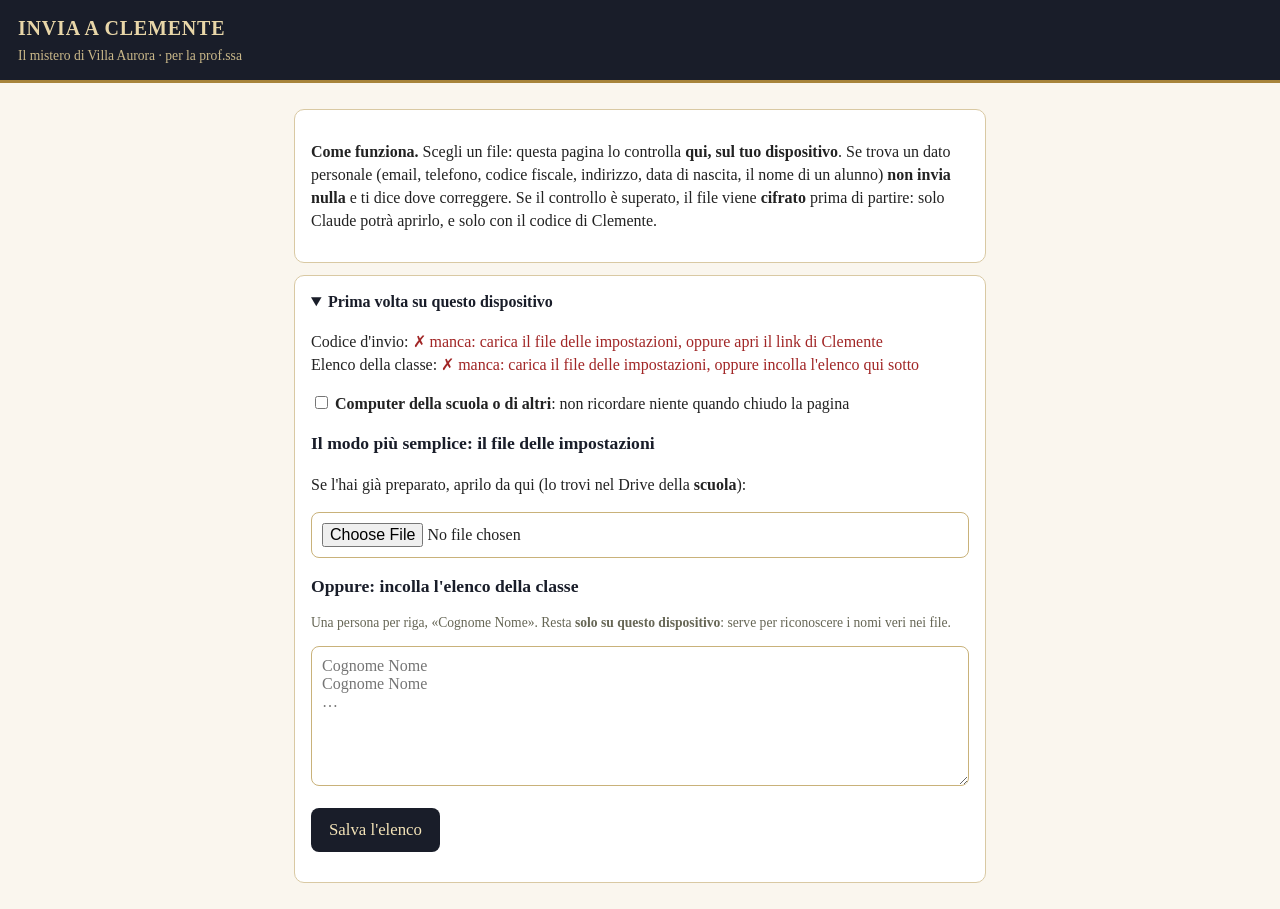
<file: invia/index.html>
<!DOCTYPE html>
<html lang="it"><head><meta charset="utf-8"><meta name="viewport" content="width=device-width,initial-scale=1">
<title>Invia a Clemente · Villa Aurora</title><link rel="stylesheet" href="stile.css"><meta name="robots" content="noindex">
<link rel="manifest" href="manifest.webmanifest"><link rel="apple-touch-icon" href="icona-192.png"><meta name="theme-color" content="#191d29"></head>
<body><header><h1>INVIA A CLEMENTE</h1><p>Il mistero di Villa Aurora · per la prof.ssa</p></header><main>
<div class="carta"><p><b>Come funziona.</b> Scegli un file: questa pagina lo controlla <b>qui, sul tuo dispositivo</b>. Se trova un dato personale
(email, telefono, codice fiscale, indirizzo, data di nascita, il nome di un alunno) <b>non invia nulla</b> e ti dice dove correggere.
Se il controllo è superato, il file viene <b>cifrato</b> prima di partire: solo Claude potrà aprirlo, e solo con il codice di Clemente.</p></div>

<details class="carta" id="prima"><summary>Prima volta su questo dispositivo</summary>
<p>Codice d'invio: <span id="statoCodice"></span><br>Elenco della classe: <span id="statoElenco"></span></p>
<p><label><input type="checkbox" id="condiviso"> <b>Computer della scuola o di altri</b>: non ricordare niente quando chiudo la pagina</label></p>
<h2>Il modo più semplice: il file delle impostazioni</h2>
<p>Se l'hai già preparato, aprilo da qui (lo trovi nel Drive della <b>scuola</b>):</p>
<p><input type="file" id="fileImpostazioni" accept=".txt,.json"></p>
<h2>Oppure: incolla l'elenco della classe</h2>
<p class="nota">Una persona per riga, «Cognome Nome». Resta <b>solo su questo dispositivo</b>: serve per riconoscere i nomi veri nei file.</p>
<textarea id="elenco" placeholder="Cognome Nome&#10;Cognome Nome&#10;…"></textarea>
<p><button class="btn" id="salvaElenco">Salva l'elenco</button></p></details>

<details class="carta" id="altriDispositivi" hidden><summary>Usare l'app su un altro dispositivo</summary>
<p>Scarica il <b>file delle impostazioni</b> (codice d'invio + elenco della classe) e salvalo nel <b>Drive della scuola</b>: mai nel Drive personale, mai per mail.
Sull'altro dispositivo apri l'app e caricalo in «Prima volta su questo dispositivo». Un passo solo.</p>
<p><button class="btn" id="scaricaImpostazioni">Scarica il file delle impostazioni</button></p>
<p><b>Per avere l'icona sul telefono o sul tablet</b>: Chrome → menu ⋮ → «Aggiungi a schermata Home» (iPhone/iPad: Safari → Condividi → «Aggiungi alla schermata Home»).
Sul computer: Chrome → icona ⊕ nella barra dell'indirizzo → «Installa». <i>Su iPhone e iPad, dopo aver aggiunto l'icona, aprila e carica lì il file delle impostazioni.</i></p>
<p><button class="btn chiaro" id="dimentica">Dimentica tutto su questo dispositivo</button></p></details>

<div class="carta" id="passo2" hidden><h2>Invia un file</h2>
<p><label>Che cos'è<br><select id="categoria">
<option value="registro">Riepilogo dal Registro (solo sigle)</option><option value="studente">Testo scritto da uno studente</option>
<option value="docente">Materiale della prof</option><option value="altro">Altro</option></select></label></p>
<p><label>Il file (PDF con testo, Word .docx, .txt, .csv)<br><input type="file" id="file" accept=".pdf,.docx,.txt,.csv,.md,.tsv"></label></p>
<div id="risultato"></div>
<button class="btn grande" id="invia" hidden>Invia a Clemente</button>
<p class="nota">Foto e scansioni per ora non si possono inviare.</p></div>
</main>
<script src="mammoth.browser.min.js"></script>
<script>window.INVIA_CONF = {"destinatario": "age1s7qv3p50wle8nmjmwcqvg47qc5tc0r7d4njke6mmzl20g6f9dpust7fy76", "custode": "https://script.google.com/macros/s/AKfycbyW6tRxUnMgZ_7zoG8fp9ydB5Zhna7g0bC1hu9MhkKzXXvjUVn15YoJuoP5LGeMZr8dcw/exec", "versione": "invia-a-clemente/1"};</script>
<script type="module" src="app.js"></script>
<script>if ("serviceWorker" in navigator) navigator.serviceWorker.register("sw.js").catch(() => {});</script>
</body></html>
</file>
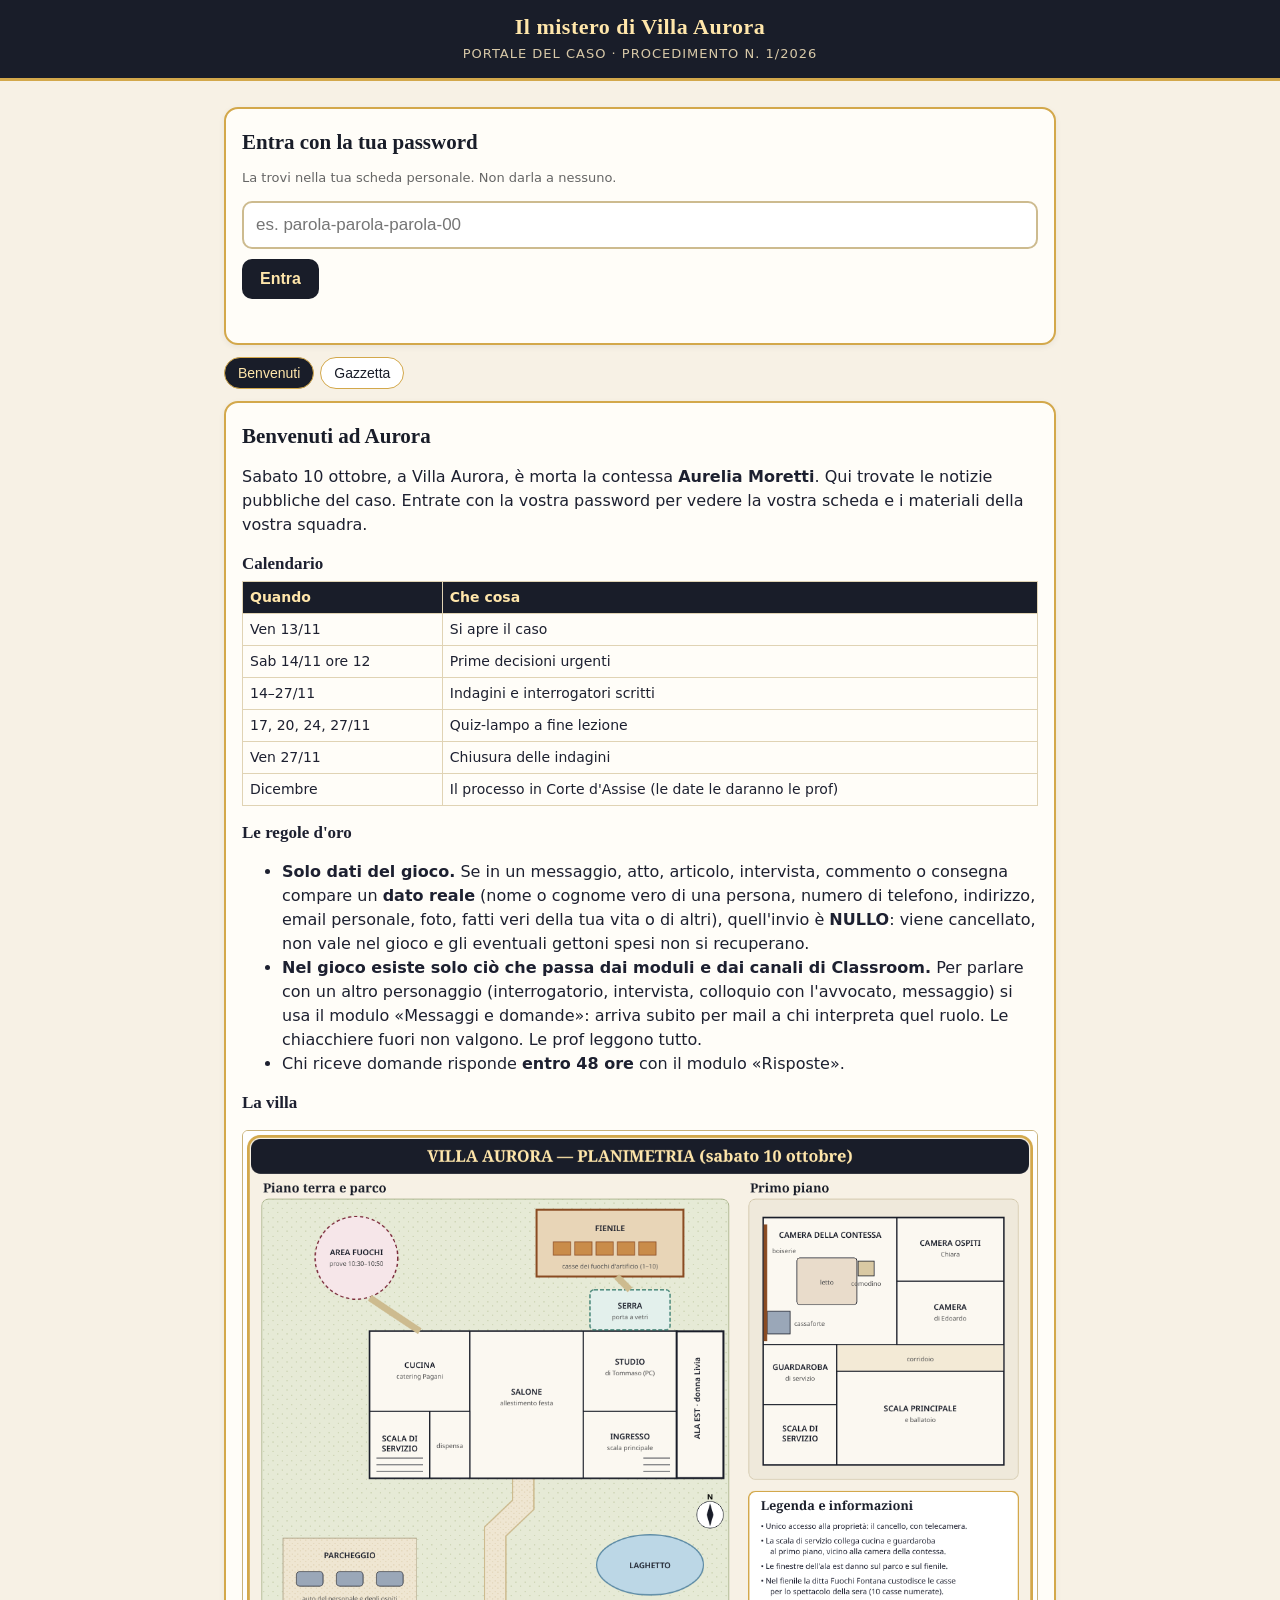
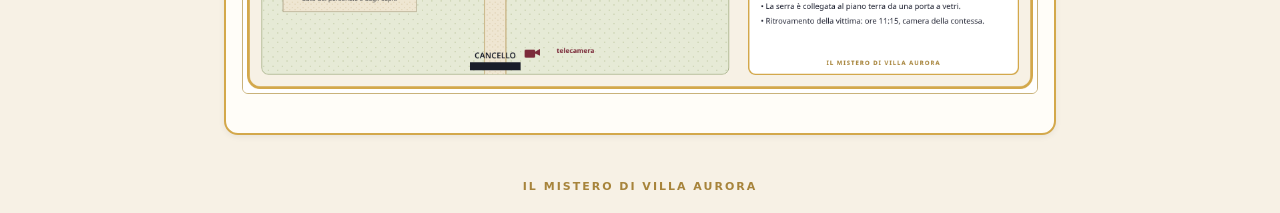
<file: prova/index.html>
<!DOCTYPE html>
<html lang="it">
<head>
<meta charset="utf-8">
<meta name="viewport" content="width=device-width, initial-scale=1">
<meta name="robots" content="noindex, nofollow">
<title>Il mistero di Villa Aurora · Portale</title>
<style>
  :root { --notte:#191d29; --oro:#d3a84b; --crema:#f7f1e5; --nome:#ffe6aa; --testo:#1d2030; --rosso:#7c2b3b; }
  * { box-sizing: border-box; }
  body { margin:0; background:var(--crema); color:var(--testo); font: 16px/1.5 "Noto Sans", system-ui, -apple-system, "Segoe UI", Roboto, sans-serif; }
  header { background:var(--notte); color:var(--nome); padding:14px 16px; border-bottom:3px solid var(--oro); text-align:center; }
  header h1 { margin:0; font: 700 22px/1.2 "Noto Serif", Georgia, serif; letter-spacing:.5px; }
  header p { margin:4px 0 0; color:#d8c9a8; font-size:13px; letter-spacing:1px; }
  main { max-width:860px; margin:0 auto; padding:14px; }
  .carta { background:#fffdf8; border:2px solid var(--oro); border-radius:14px; padding:16px; margin:12px 0; box-shadow:0 2px 6px rgba(0,0,0,.06); }
  h2 { font: 700 21px/1.25 "Noto Serif", Georgia, serif; margin:4px 0 10px; color:var(--notte); }
  h3 { font: 700 17px/1.3 "Noto Serif", Georgia, serif; margin:16px 0 6px; }
  h4 { margin:4px 0; }
  .schede { display:flex; flex-wrap:wrap; gap:6px; margin:10px 0; }
  .schede button { border:1px solid var(--oro); background:#fff; border-radius:999px; padding:7px 13px; font-size:14px; cursor:pointer; color:var(--notte); }
  .schede button.attiva { background:var(--notte); color:var(--nome); }
  input[type=password], input[type=text] { width:100%; padding:12px; font-size:17px; border:2px solid #cdbb8f; border-radius:10px; background:#fff; }
  .btn { display:inline-block; margin-top:10px; padding:11px 18px; font-size:16px; font-weight:700; border:0; border-radius:10px; background:var(--notte); color:var(--nome); cursor:pointer; }
  .btn.chiaro { background:#efe6d2; color:var(--notte); }
  .msg { margin-top:8px; font-size:14px; min-height:20px; }
  .msg.err { color:var(--rosso); font-weight:700; }
  .badge { border-radius:12px; color:#f6e9d0; padding:10px 14px; display:flex; justify-content:space-between; align-items:center; gap:10px; flex-wrap:wrap; }
  .badge b { font: 700 19px "Noto Serif", Georgia, serif; color:var(--nome); }
  table { border-collapse:collapse; width:100%; font-size:14px; margin:6px 0; }
  th, td { border:1px solid #e0d3b4; padding:5px 7px; text-align:left; vertical-align:top; }
  th { background:var(--notte); color:var(--nome); font-weight:600; }
  .nota { font-size:13px; color:#666; }
  .segreto { background:#f6e6e9; border-left:4px solid var(--rosso); padding:8px 10px; margin:8px 0; }
  .due { display:grid; grid-template-columns:1fr 1fr; gap:10px; }
  .box { border:1px solid #e0d3b4; border-radius:8px; padding:8px 10px; background:#fff; font-size:14px; }
  @media (max-width:640px) { .due { grid-template-columns:1fr; } table { font-size:13px; } }
  .prova { border-left:4px solid var(--oro); background:#fff; padding:8px 12px; margin:10px 0; border-radius:6px; }
  .prova h4 { font-family:"Noto Serif", Georgia, serif; }
  footer { text-align:center; color:#a7843b; font-size:11px; letter-spacing:2px; font-weight:700; padding:18px; }
  a { color:#21644a; }
  code { background:#f1ece0; padding:0 4px; border-radius:4px; }
</style>
</head>
<body>
<header><h1>Il mistero di Villa Aurora</h1><p>PORTALE DEL CASO · PROCEDIMENTO N. 1/2026</p></header>
<main>
  <div class="carta" id="accesso">
    <h2>Entra con la tua password</h2>
    <p class="nota">La trovi nella tua scheda personale. Non darla a nessuno.</p>
    <input type="password" id="pw" autocomplete="off" placeholder="es. parola-parola-parola-00">
    <button class="btn" id="entra">Entra</button>
    <div class="msg" id="msgpw"></div>
  </div>
  <div id="area" hidden>
    <div class="badge" id="badge"></div>
  </div>
  <nav class="schede" id="schede"></nav>
  <div class="carta" id="contenuto"></div>
  <div class="carta" id="boxcodice" hidden>
    <h2>Hai ricevuto un codice?</h2>
    <p class="nota">Scrivilo qui per sbloccare la prova. Le prove sbloccate restano salvate su questo dispositivo; su un altro dispositivo basta reinserire i codici.</p>
    <input type="text" id="codice" autocomplete="off" autocapitalize="off" spellcheck="false" placeholder="es. parola-parola-parola-00">
    <button class="btn" id="sblocca">Sblocca</button>
    <div class="msg" id="msgcod"></div>
  </div>
</main>
<footer>IL MISTERO DI VILLA AURORA</footer>
<script>
"use strict";
const D = {"v":1,"iter":600000,"su":"enn12mWjEd5s6S7zuJLgyw==","sc":"R655NxmLfIzAJfrkYoAx3g==","utenti":{"606584a553f5deceb4dffb36c0a388f9":{"iv":"+R2XgzOzPwDNpbyt","ct":"HXU83c2XPBpRe+YCK6yvIkGYwHOwCVsa96nBB4OT58x/SXU88n1EisRgGnky+mxMabV5zSmemBL4IAflAu1C8IDUL7qV/ymvrhIfYqWsR+3LpdexhBFOt+UfR3djCLtmPQk2+ShXpweY2OrUPTS8Wm9W2RAPyyhRZ+y1HjgGMMhLqQjZLwOZnRrvzEWp+fuFcwb0u4A/P1flu9mVs5xwp8n+OBpUAxQCr43tK7/uMOdThE9KWwk/wEHCOfXplIAWbk3ba5YGhl1qab0Zw6KAcJvKNvlnhVD7d+9LAMQNJRbNYzrLC+JU1f1mi6XgMGHl6vm4/yqebJNHzAzAFp4yKoyNFh5wIb4h8YYDqxCw2lnC22FaTbmuLeL8UWhWZV7CFh8Gw2cVW5vQDcjt4VXPcYPjLAIbOS1QBkOCgNMi/9kz1Mf4PtmLvlQ+07zvmB6rh4T5qwEcvXMRtChxR4J2dviusfF0hLr6POBVBvkfwBizgfRnTb+CI7nkpnj8W/2Ep+0iGcK95eInfFAvInAJjbecmGUWOyDpruoltYiLoCAQXP0mPvQwmOB0WWt6t58cCdpG6oh6e1BzE8xF7Ndy/CL9SH4vhld4"},"05c62aa97a21c2473a371b4a41ef404f":{"iv":"VmtARh1OutFOEp6i","ct":"GDTH6bnPfqhL3sb8V/Cys1/CbwXEF1JEKxQ4y5O8c6L6SoT2IFkf/v0MD+exAHD0eMvPBFzXL9btIIgW8/IZdl/CghXExO4S4FaADk7AmO6cPbdFPvA1I245yRISN8PEdgGZFN3LDoBhaIifAdQFx8bKx76PplkP8v0DbN0lZt+xbvieMU61XjGzDa8ZWZNS6B+EhHZB22prdpZ0y32f/kJjgzkUfUE11M3DM5qhbiVIvIMFRbKFum5xm9X8Ef5yroLcWVonmlzhtzXd3ZMr9RQywkmKIus2axNvQL5rIGW0nraC9MT4t2CPQVCdhcufxrIcI8dmVAQongVIJ/iLFvrcPOf1P3KMAnRyHCRynowyeneFOjWmt9DSMcMvGnooh+JK81Stf3526biLj+2t+uz2Nx5aPXZVv4ikhjar7224p6RV9Nn+ss+cKccWgXt3fBr4JHXtuKOTYKybV6Y0LfHvqXU8De7T1TDeQPH+u5B9IH+fN/LK5nhGVw=="},"11866f389316db41f213d5de384e65b8":{"iv":"0JxsEi60C6Xxh20e","ct":"X5J8LbNkdxEz/KlZRLiMacF15u2fYti/x4qKlv7ZTaH00n5zEwTJugb2ogAnL2AVKGT8GZ1RLFNVhfTmSrAWJH0ETchx2jY/P6EnFQbaIhedKZRStXLeOqemX1tBxq4RHq4Wgaf24QHwAe5kxMnxGdRIu1S5q01XWZRyheX/qyDGEemjAnPEkLPvihr9RUOd8M3BPG4eWC6gAwbUxgcfwf/blSSLq2C+bqARuKWGl93uhKOv/bYlKGNkodyZj4L2khbXPnS3JlJOlDpBqtO+HQC3FUKDeusMOZaUNea6Ii6yMmkrXEBLwPU7qTViLMIKWk6o5xR6pUKICrMNI5RhhTAxDvnb0mN56DvWD2fkwhe8Wq/p9iuwZFl493iKawURWh96ws1QmxkhUSyXHDCbanU8SDs4s9V63QIX5/7hlfvNNVWyKcVnnvdH9YnRzTTI0iSXyVkfQXekYZnvhwDvfVqr95aszrf6aNRAHLIFIH8yya5WhFk3rlpIvs6qw/enRWeYjxUIC5tyQHJUycoEyFAHFMbPktia9EjBWuLJ8TTWEIrDNRd/OiJXDUm1LK0QqzHTjnhREX16it/XTJEtgL4kfWF0gx3nJx9uhvuQdY+s5aixxTASuyZLvKyHGmE/6u+4SYnXrqsP7tqaM6Tjctt97IWOohM="},"429b844a608b2e987a2a756ac018404b":{"iv":"YVF/lku9kHJCV36i","ct":"4/+D/69Z5q8lWvfO1xIGPvKIY8LdhhNZJTAEPNzo2Ac0j5KIG4KN/54Ky9VMDKC1KkgVq/qfpefpXZvRcPGwY25obnXLe+vVcNOvQ7zjN+2KlCayzfwRBMcbvqIssSf2+dxlZQq2m77jeBt+ZSNYdGPDO6SSO0fZJPdS0CbpkJE5elUczenyAcaTDnCbNeq43hMIoWqmugxSahQq0C0hww5+XsnO0Nk7PZ/FYjVVLaxee/cUL6KIurUuC3DKU8kjIlGBy9ZJSFhxZItYxHMbqY/wHs1c3qIYDGXtovgsVtQ1xUsiG6ld8yA8hqwGAhnl2MYwNE+vKQ6mS0kTXwacQgNAiuhlN9sAbtnsZMUY9OFpSjV78mZjI12VwNwQHMSWhHYwE1KSFjeWjy67hwB2K4FXnmDj/29mvBnXUbINgvmEONHP9nTtzgekt4GFKXiNsIKxYrh66mZNF6/29AAkR2f0XUko+0t0P9aj0gTN4XpjvTsQruS2B+NMEkbJjrIpCrLtyEIVHF+Q2wPZl3S8ZOhcjXF99c5aHcxt4iDL0a8ss0sDQFIBN622CahrLE59RKlzmP64OpFECg=="},"1bdfdb95a713286a4b87a7adeafed186":{"iv":"oCVVxgfXTX0+gDpD","ct":"vLyiInnackkjeIpII2AUAv/uxlszMPmv+ruQneiBBRgnC2CvnAr2caq/KeFV38c+1iPK7Y6bk4eLxwt6m31hiJ41XCriyEZr7iC3Vi33zgHSgid0OrX5AUxDNKfYC+81jieSAsA4jhffF1ae2ADHh5FeXD9fO4GF/Sm/+J7OELr16qXktZUgxpRp5XB6CR7SIx3pWlVaS58TIXIOyPPYLvvFQ6nuPA3hCxe9rXiw+H2k0aStNtbtnenBMjHe1K3iYAWguT4SurkSj0XhRf8NdqLzAaUC6DqsX/ZkYePhAyt2gv2dy8g6nsx1cy65k6HHpohCOmeDRmjboNI6uJMSWg9rWL4vRupXVekuqIWuM9wD2R3GtN4iJn/Ry0zViX5Bn5jC612XPed3rg7nOVs7ICDNoK2R7zECv3b0A/kW6DXnuYuQxLqZdcSGfsrdP4Pgryja1FuIvwKKspzEZG1/9Utn3qcn20uryk3Kw9SwbFqTSynafpsWwOquw8YgGkgFKfc6gttsRcx6S5BwUzMIgXLGGnUXr98VIzt5+w4PBI5El40Uv9+LYXrtQO+JX7pc6OiVpiDIxsFSao2KPnhPnw=="},"797627e41931d6937e1700ed53c31fd8":{"iv":"0trCZzfVM/US3yHV","ct":"SiVtHImcTR4luGFlbFKP+5U52OX6ASnPPCmDDWCtzEXcqhe/xcjwsI4kqn2UGytaEViTQgLEQT17PIFLB3wQB9bkYwKv1wITN5aMDoHeyKR8BDb38/jtgnHGaHY0GzCxcM2lAJAX7tfStstJ7opJq1UPWqQ0kH7FimpOIUeCdw7uycmuBsEsFiWzEuWtLCzWabtD6p0bZ/QDZcvvLHcwqbni1s1GCa1JRY1OlFe5UkBRJKBGbJEL1Ga/[base64]"},"948db81b9aa8a6c28ae48100f0d65e2b":{"iv":"Uuxb1yHCvw0dovnN","ct":"V88OciZglMtnnKc9uF7vM6Nm6dYJPoJ0fzbxkVHE/eOHbLM8o8hypgKjNqaGugIIhQtPd1BQp7+oe8nHQOFNHsScnMc8hDQnxTYR+zatJbnTWjnyTqAagZqjwn4LvAv/Ysy+UKu/1pi6Zi7zyMddJUA/k/nH3OpFj/7j7xgBd/dqvYPsOFyVTj99nWS07iXT7nuVtfZdzPbkGuzHRHb/U/S0rkxp5EPR6+FF0d8bKHbeowojxU3CYkbRJRFlVIrOsyl1f5wHjVYfqUTBCIdC4mpM+LJlglog7jUwq3sJSBrXY3II+/LlPeanhixg2trpCbMy+py1xvUUSNmVKiJBYaP6H4l8Z+DjtWTVWTgd+bEmbo5SG/vvGfzzUsSCX+SN6CRAkQqxmV+3Ua0dUU4ll+txGEmNSgD4vDVpz++RzCeNT+NO3oe1eXKk9MylP1qdRDZ/JUFR7p4ShWakLqhnZ8ojTivwFXStgLxVt7tfTsAFh52dqn6E5ZZGzQ=="},"9f63a2b4ffeefd19edf2fb48d9564350":{"iv":"lWWQ/rX0lybtimnx","ct":"slimMbSJJ7Rotjpj0NFMOd8KEqc1o2A733Y3xeYX1zPAO9XxPtmvpF1ENlq/45gG8ihvRozsncnVuZvV6wrAA6nJyA6IHsvRqNanVRvKsZx3kRh4aHdiReG3ns+xtekziwSs8QlbdYXeebnEH0wrO3P+7FmPL0s3w+ZpKLBfCnTBW+Pu6+mpsHxBIr7NyUCFnJ/RmC6eAEqt9/vCrNCHYal+nuUEq5ikzCDNZvXj13nbJr9PH3ph7es4WugPrDIkfrDQV4C424ChU2R5N4QOjDZ6NMYowClli7SfeKsDhAQHg4/YbbKXOTsK89aZTzMxFVSkBs8wTO6sXji91nlSNztYBBqGvwzAvLipzd+OL5Kzs4+PXOmWpnR3MR4ja8xLWJUVQ+NwIdWkk/zaPixJw8nG7Q+74xOv1xefynzHnmEzEKjFo3Algv669NPaWw6KHGoQ2EUn6txI9ZceerTBabD89q1rS1Ey2P/MjlOD853TShDxRJEr5brNSIws8A=="},"3084240c117ef92364b5d68256a216bf":{"iv":"Ht7qd7NwpYs1ZqnJ","ct":"spcOH97AnH0RIAMBtLrq5xLeRcfiQ5Eoa+iDdIuZRHF1xzoBIXRotsJtNIJgaCFTL6lnorV244KC1j9u2t/LfTSfEfk6ktItJ5kp7C0npyrFMRMvnv5H8HEfLUrdL5FgDiKoD7Hc9Jwojpyo0N0f6Vngyx31Vr2WuvIWDmwQ4IdAKbdwIPDloDav8BzHY1iQ063okl7lEpof3yxgpDlg29Ba6NXPhz8o7s55gEdrrWaoH4+YVbrJ0BYNmFug/Od8OQGcTHmgwWhqsOmtvZiRy3QItOT+TeZlu+Ce7eMXtsiac5ttHZuUs72LOIcTUa/JpUudRjsh/ZDKxuKZ3f6ITJfGH8XUukyaIdoal2w5PQP1bPMZT40zgfspAdkaQTAZ55z2YeifvpToKcx7n/3J0d8IgqAu70RF55LAWH9KoJ+ZhUAUeR0TpeTaocUkeIjV4p76tSC+nj4PJeqUmzXNVgyWHw0bMSGvTNNI+gSQbgJAkwVZ"},"c82890f0770367cbb4a762c0da352297":{"iv":"Mq3XKj9JLso7tdLO","ct":"IwkhwdfCkESH6fV6qh+YZpeP6839Hbu/[base64]/IE8vnLU38UTRNxLqnfsI0AflNYtmMAQuZMcwKDCfpaLlxcx3//cuml0XIi4kFYlrL/9PCKDG78LhKE4ji8h4LC2yL4dK/o2jEImoOEYyIxoFOeX5sOc4Ee8OKwscjBdqhIdDnrrfq683/18wf9hXdBT+a1VIOIINJC9Mc46Aas9hoyNGupNHZsn+JcYjZFJeqATSfAlFke/u8QDF5y60Y4Dlt+dL23jB4g1U8TpfzgqsItsxQ8eyrYKSRxraqbCHy4fO4S"},"b1bdd6f71c4c17370a66bac321b12d74":{"iv":"w5hWfPKdwLaDy790","ct":"V5m+iVIx1eOF8M2p6J72BDW6QPF2IfYsMHvCvTrLn7LtrkUOQtUWLl8tqPAVBADLM6P/ejgmwlMXkXuqxy7ZZyc9PEvIgZTjk35jNsVGa/waGXOyQxZTDTwqvCx3aRzftrvbJZXchTu5vFwlZfXskEuQlcK3SJMUdXXrpOjxFoberhqMBuSEI3ZFtfC6XF+cSBViEdIB8WOEt6TRE3YjRuoA1SxdKloZUDZOcuimCq/kNMSnRPhGiyEPJKZpOmgy2T2nBqNaZsITEHjBs41D6z1HTEnSf5LrQWYG9rjltuGWghtG5A79XFGUGbxHHC/qlGX0Pq+XyC9dbGLEYNWzZr5Jrl/405LGZgtcWmrtbMH3+UggQ8VIIH0bY7DQbfQFy6FYP97gL3qFu18fVvL4cmMp2psczuBG5rJoNVcBJoJ4D10lpW/g01UzYGFWPkNUgjIcpQ9mqVcYwkySYmHHQWZ07f1AmWJpfMpqtLC4q6M1U+Ey+myUCyZStEBt0xfvvhE0tP98s9bdsPiKYH2z8aBn9OnNpoXMlSBelWxmWTQuihdOZstO746vW8uinGPOZTrB0/lfqYjABL0T3tc="},"86e055c67d092d367d8102bf3c63a8fa":{"iv":"qq4Hm/dBbMXkOwMb","ct":"EcFCIXmUhVr4Zq4S/96bew2vbQS5gI3a1I98dHOAONIMJn8NE/GCLxb506nfc8xDd2bCbKK2x8x3cu6Ll9lYIE564Jd90PySXjfELaLcxPybuqgA4ScgjBuoWMNeetBadsRfnQ5l04ylfmufwk/x4wNkrj4i+eEQUshix+M5Zg3wNOEKaizD3TF2vccI3ObuIfB1N46Huey60ToVLBz2NVhgbW8R6axR2Jk0d6TYp+MdpdLtO4FIswnRFMHIsWXEvjq/os8/+m1yl6FxW87Lhlr/otWfGEQP8mS7L+kc6PQmW+6kQ0mYpuCtsRhzZcSZOZBOx+hHI4GMPUSP2iFUKp9A1ar5qy5vXFlZagaFYsqehcdx3bO8FoVaaQaKQjDO8BjmawDyNlsle+PEWOBrYxGX+RLvqr/I6wj74ettwwR2wJdDBTDoL5T+0hWdWwEzDIxlwOIKBEBhGy1VJgLR+0UC6vFXvLUSPmAt5AuINexYcJhann6fCLwr+alHNBtccH0XqIL6/aNbSuReboUEU8tBX7P/3UcuiyK+PZu1JcsY6+zt4vNQt7oSNWSYPtiAi5vCrcqaM3ShpAzaIb35yc6zr2VIgxA0J0BDVXmGCgg+9+KtsBa0id/MtvJk3F9wMfIbxaKIGPJYTqOoR5ZlTFxGkPtsj5w="},"3b2253904f31be72866cf1836553d823":{"iv":"xOM+/lYCMlh5kUqH","ct":"U3zo5l6u5tB+VD3EfoYYhAVzh3tJWZNNtVvbtvEMrmUUVI4KWgvchl5FI2o/KZ+hBOqtx/0Oqp9E+Uk9d6Couyxy9WGT219/ZHJc3+ZQab20y72roffylPaYerqxkAIMQEWESFl7ZtYwRjjmWMkMwBpOtkdQniGo9Z4sG/6/r/mHaVFYfxAWs1wy3GiMIrgbnwUL4lXgdI9deM7XXuV6cU3oB763rPut4SzjbOKJrPxp2oCUZBb3ptP25GL2BZFEzR+Ss5j6OHzwl/rQc+rEKxFMNwSxzWOalrH0Ct4HOOuspJV4CVnOts//kaYLeQUNO+otwcHhvAFpf4bfTXUjR3dR2XEnz5oaP7tSQlKHdeN6foi7wh0vMT7W2tuoQzKjFjNswBHXUtgmprxxkR7v/qqiP2DCqjRbDseVznw8pBRkjWLnCsPJjOE9YuvgJt+SyuqughSaMzBqa1P7vCXtDfLt1q9TlUNZKFfCp5su2LTFnsBL"},"017b01c5e67d6c63005306f6ae6467c5":{"iv":"bwp/EwX35sKhts2a","ct":"tFkGcN0nBodRw78bH6BWnoW8UTlzsw3V4e6bI25aCtxItTma3GONxgwrWRd+ToDmal72rW/uRD/k5vYhwn2aENoq+mJbz6wZNKHvzF7hfP9QVYS5jC6uiRg+lnTEdvL+L7DkQX0Wt5LhzbjsNRKHJ0l9S88/qJKwB+iDcT+GNE9adCnc0xFpHTCjm0UvXTVYDirf76+WCt2BL4qKTVHhwkvqkJQ+MmxNojeTa25YTNLbbee2XMKRStfdYvWf95edHWD/TCXxi/8vx4lJvcRtW17th4ZoaC4spbjkUhBlPKgGOXyuyKSN1UswD3RI3anP6HIGu7fPpcvo76LKO4eC+0352jqTRBe7TbopL/EsGwseWA/bN+Whm8RwK1DVPXNAL6VP+NQKwnnUGuV5dMkbuVLvE2sPMo5Uc06CkMOO/NN9B7578rH2cTo5OLgZJ9Fl2uq11c27aSGcPVIf6RQharskIKRizY6IJDNtnjOtRJJjInorTb7JCOl2pkr75I5gjyYkaQ=="},"233e46f3190bfddfb9ba042007be6a28":{"iv":"o+qfnRUgoL/2VTJl","ct":"f5lyzk88OWp6Aw6NQRC+qMDCSJcj7reQARSCqj4UPnw2uXUxkXm00NdjyEi0Ap50qbLQWjcTpmBpe3BluoZ7SDp3oiTqGKRgtlLfT3NzH+tkXq9KZH/n8DEjCrQbOGcOlCIyDN0KrBvzuC+FpTWO3GiZqOYNtcgUNYiwXw/fg3HZOgCI0sBGBtqL/HsK9Je6xxSMXtuAT4WiM3k+w6E6/p1LrYc5B4QYoWaE6OeSB0cOCj9SNyHMdNNY/[base64]/u63aoPM9nSBwT0B173A5oFJvP6jTtB3claPPMZrlYhoGiS"},"a0f0cea6a35e40292dea1805543fc293":{"iv":"IVSaxMCz8ucPb0S5","ct":"5bzX3oX/K1LBVWwNR00ghU/UAhfdUKqDLWvw9GN5/vuwSxRa6BJ5Qy+rtxqUeXnAzfDwPCZx/74glbIvag+5P47zPAa8D+N5igfa+Af2ivVOxjsRkIMlk4piWRx7T2WNVljT2UNL/[base64]/YfAFSwQY7slQGs/w53bV46Vo1qlmum4iY1OavigreE/yYHEY3NAVDvS4pRGzWjZ9jQp+aDyztBTX2R9OBmtpaK/vO82kCQ8XKcUm"},"7dd7b075e260fb80448577209ed5bc64":{"iv":"FLxX/PtUcfG26t16","ct":"N3NlyJUpSK9USYMVbRPmE+onj2+JzllGZ4WHatqWSsoEVjUQBJbm4EH3zPMcfdYGIIXbq27uydv7LWWlTK9BBxkJc9wecrZxB04+4HVoIZOAeDxTZ/sVYSCcosYgOV9SbDU6pHxgdvxEtACoD+MYtvI4pLiIFxmFGoV54i9gbmOXtyFaw56Tq80x1b/0I+d22crjejIVerxgRGOw83YHWJd6B2dZdfTkCUfuyzBfspll3DO9HFcdJIAPKray/BbloGi/WiGYkzQ/QHqR0GILbUmuts2M4FGDbnDikoYsCATbGr79d4fNfwuHz/GL4P44Gb3/Jk6DLMN5OQnTDhifQWTYrVSRKME+avp7fBHlIXLqR+8wHY9Fs24fpfiTRh9mHaIiQ8Md8w5FcZ/CGPhWRKnAjZmd3zgV+wcE70LAa2Rj+CD9TC2CPrb9iFxGrWGnKxJc1bzyVBd8CU1JqEtaq/Cpr23YRyncs8/vkPADsyU6rFiNMT9FRBG2f1E/y+rZ18z1Skdw2PwlwLW9eKrSaaYsQ19IfbFkVCR4UAv2Nbrv6tcs4NfH8yTHDZ7a02+IdNvd3MlSdey0sE49xf1u1eBa5hhXaW15PLeGvn4DCOItsM5/VdU5URjOtacTaKji8LuyaF5WDKtP1/Qd1NycCFV5LXXw5DQnzpVSHiiX1s+zeUPpm+QM4KnSk+KvbsM71MgRxLfdiRfbuldzUgtnJsfA7+XuAnStkRWZnpMxoVpqBstS/xw+g9VzVEyTHxBa5dvSBCgDRCdHi3eutRV/Xb0+uXhT7aZ+yyGIH3ORw47ttqAlKvfw47PptMJ/8slNMGUdtxDCBlShXhz9gCou1u/V4+wCqPrXwhreLRaSuO4tBoWX8ucW7EXiLqjPgh6zbq+nEDpaU1UAXa3Wewb1OUxgpKMPFhbiZTYFZVpTJW8g5Rx3wkxfUqrm5xqfAh6vCq/9L3Nu06vcxOASqgWvzCideZeLg/USK1RLoMV2KTfGeehUrjnVgC7+UbMkzxaa/CnWsdpxtHuY0WuxAwmbI8BS3DbEFmjakgp6TakrcocumJmMled+vDgIy2nByxHRYL5NgpqQ+T/szZqyhe6jIsnqh9JdmUrDPLExoYSIk5Z96B/sjwlV33hIAiqLbBvBI+jG12d1Tpogd29GgY3rOkuB1YPE/VHAWCsS3OTF7wcnj1NLxty9sEVp3gqwNRIyKxeS9IplCwqACbHiXFt9Cvd5aTYeVbYBazSvoUQHjJqWNUnA8ZZ5/rD+V6lpB0m4vNZZ7P5EFqJBCbmNEwKmBKklZ+Xd08V2RF3RiJjGeRCP563pAB1R9PUE0DtMAmsPzreAxvuBRtvKCxnM815C/dTeq3EK50j4jc9cTr7nLDQrTp1ocOWYJ7dRMq7j+hD1Z2xOky8jj/xwZAOauopXtPZyUIVpnQthziflXbbYHTj7/bvBwpE5fdALG/ktC7NXLEyTqP2dO9fDo4Rf5Y/elpDNYCj01OvyTDuzjf+CCQ54LHzvmNme/4u/tfISRrhSUTOq4CtzZ2TArXoPl76SWIb6tTv8Pe3lp9RowsOkkmv5s/9WPge0E+Lnz/CD9OWAwSR1a28YdTlsgc1/x68odwK8Kn9OFETUBhas5EXzpYHv6Mjlf9kGNghlqD29mGdMt6Tum8WZhDxxjxWs9Af9fDawiHLLVqo/pDGX6VreV3gFeWPhhXlN8wmOIVkopi0pHSWuKNPb8fgX8ZI5oGDXD478w9CvcLkkDDB8R+se3Hcy+gxgbo0eaEKZwgy8JbEKHZVmfZKBWcCd8s2Mfj9q1xUuo2cB9Sty/Sc0F6OaZZvYt1Dm3mucVIpFncYHk37+IkKNykhAQeVlv9wEWKLupsgUTvkaNTLNjEkCirJ/hOh6gkSacQgVHt0TPAOYT266qzTE/k6vjjp1mjVkEiNA8N6X61axJR/l29GSdMX3KoTlD0P6SmjQwqitQMPx/W0CrcwlS8kQtnxsG7BkyyE5jm+Pfe233C/lQskKivc/P17UGQPZqxh0jyHwtU/gRqrH598yWsU2zqQX+G7M8z6L7TDBLRp9wZ0y0f96zKjRcXCVa7xwTTfed6arPGVRGEwLz5ng14/S+es2l71VrNr6q/vlJrcbCdnmzCosBxo+itM3I4eCOIFzbOmfmodJYk3/T4rlUFnxaZRMiRviH0WHo5+kA6hfrGcgPXatddUAdm5NHyOzUXd1m9tqmJJ5d+M16ih8VhYN6dmVRpkOeNiCjKSWZFa4lQO91j5XsO5/tCP2zkMim1auX7gh2YIqZnpdpgdFufe9spPnIXpvZN6XZhL+2n0RE0/VedxGnUiqC7w6sks63chT6qnX4qFC/k2O3zoRN7JekQV2rVw16Almu0YvsoEI2xR26Ks5L87p6XKhsDeHKa3R6QpiDWu9qLZTCvfd/eAFr0JUOS0/fuhFcD+pWsBByETl1qMi1CY/oc/BBa0PHAFlioaF20BwNTWgO6FUphcyaqnvLv13EJ2UAK++8C/Rgxdm6W/doRvG2wgC36UUff2tIhLlSnJdfLWJjVRUt89ruyl/TaSAq6DXcbeDN4Hqt4js+I5vnsN4g/AkHqGKxaYmR2zu4L2pEmSVowlZj+LXC+xSRTBlZFW6lrPUvyaElMlYDGUIKqQ004TcOuhQb/h3WF2lLtdK5bFz9pDCu8V0425o9UR8KrMYyydLytwNUJ64D+D1sqs9+2rFISOjlBWVN5/gC5suL2WuXJ7QHY3r1Nk2sB7cUVDFyt0PAqy4+n7/6RJcVrxCBWs6r6e3mNa+4zvh52kFDMEtpvxl48z3isb7nKPjFxnAeb1Cbh9h53PN+/SMz89P0bTlZN+vevz8VkNBukJNkG7IONA9IMUWCxQoFsmbPZXR3/0/hhozzSOcIEZM+CCuP2pT9gyR0LX1JYk1kq7YrSUi3XJyJ5M5NMIuh+3xTl2KEdFzZBfDYepYYshGSjdV9wcFnUA6y4gSfi1fGY2rWCnBCqMFM/9OR4cLu+yV6r5LfeoaX5WzZFUdCa0bQIjOWaHgZDBu4xAozJ245LjM/Bu7iLIAP9RObVGOqAPsJ3uUysqIDiZ0sMlW/Urttr/Z5wf8rn+fVjt7OTQQQyavmlVw7lpXOBKXQGfPdKsbigHIbmFX57Oqp6bU/jXG9zAtGtfLrCwn"},"9a9408656b941b83133d4594ecfd6aca":{"iv":"w9ieA999r6TmMfBw","ct":"8A2FWxnEVVq+DUT91ZG0y4QWNmMP2x6DGx/BqdcQB6Nni4lAeXNS4GjmG2t/yiHjyVkQckUWmvzI4ZeUK2n5E0qxDd8zaEXhvmuEmj7I0n1fvxvFInh+QFhF0nqs9M/koqOmu+vfLGzqEm77N7K6GbVE7bWZxVsbKjHCRc6uGnu75GiLC42v353bkWH8p3qMwDNspJKurCgTC35XNMt5VhjBsepoijaHZRAZ1JkZPLO1uKn/kyLZZ22Bc4J3Amvlz+xyd4YaM1vjb1zw5UXaAsID0bJ58Zw0vZg3KcbySesrYFnKDANEG2xw+E6ZXx5DLmuJCIMANrJpn033I24JAsJrHjAXClKemdHmc/8DcFCzHCq9jz9wpQCGntLp4W5G3KAV+5og0P8GZ1Xweu2ChIXb7+h2xmlclMcJ9gCRY2KOh0fx8wK4rkWHQcTsDtY1gbyXEu08UlN1c59JFiDxusS0WDu11sbQSNfiV/TE3nuh3P+c6A=="},"1fc17e3796f1091bae6e1d1d5d090336":{"iv":"5NysWeIFIXjlUexu","ct":"ni3t7Zgc56sv34ub91TkBixtnqOCYruqdv6CozWGPL5gh3e2KfBrGkJwxKw5Zsg54GVWwR0vGg15ZoWL7khO8gPzTcntw8qjnDPCzBXDbCRL7CiFO/jw3/8C/ch1pfHjmBBxq0wvq3WTpOjxkxlvR1UyETUW1CwhEGOJV4mEfqzhhcynwPGLcQk8AitCb3dWyQm331rjVEfWklVfNT6xydjhSMUg78xi0MAE+S8tmDcRO0FUxlv7l01lCFQmvaCuqPK85h5REawfuijPUymHG6ze/Dimxf3jAbsesYxyDfULcfKQzT8rr6hl6rCGr9NpL1irkmZfB05vlPTv/+F4L+qKQMmdCoQyegfOJzmNkaGqWRKHPAu+J2NXB0XPE3vGXZRL53W1s95PRb9U/zeQWrZFFChtAAKNzcCG09c5IaAyFphLMiHae6swjopg82FjE18/Ndpovlg0pRnGhK8cYUOq0Y5ruCkEgBoTE/L5B4eYtDFxWiaXK++ahb9o"},"6b2aa9dafe539a7a5dae43d2aeb9c9a1":{"iv":"nK6nSBwUNC466177","ct":"ZfklU0w9L8ycTUElJ2kWqbuHi/DYPdCCQ8ATcvuCj22skFu/i45aF/9XM4z60POAhlz83NdWWglzxcFZaBBWgkxxsW/BTDT3ZRieMLmUYRw7cec4qfGh1evSLw46nSU4w1aXf8aLq/n9px6ZtbZCAkp1Q6Y6HqW5/opYhKuTIh6desW0b6PMMVhN4QOx1cJ+7XBr4cVoOiuVlLqxftQSlut3kD1OCmIDNLEWGtLtH8Hf99Nm7tZhd7uwPYEg53iBu/zYiQ+dzjKg3Aprgq3VgmVZYW5+BthKaTVApb1vCk3ztRD9YrOg2tSrKJtV7dozNEknqNWgnDHPlaMXL8QBSYm2y7OX0w+hxXPp89NfpPjO9dfIyRuSPvoPa5um0zYisGVlAkv66OK7TAAVEEFk13tUghglq5hTIph/5S8cCSg/iev1dsvmDGybEcWwWTv66CupjJvw2Y7B54gjlut3Lhvn79y4pTjAWXykCMGFII/+b8q68MubPDjT"},"23fe6c857409ecb968af72564af47619":{"iv":"WS2T4RCFi8M7r+KY","ct":"zOzqGDHo7lSMYKNZYAB1WzKCwrMTJC1k6cFXmNLUZTO9/tttmo+8DWXLQowm0oKhAmXYTxAcsFUnx3P5VEH5x1uZ31+5wuFM99WT1V5DjehRRV8RTFBijXW505guQA4YrsL6Swn1llFzWeOCsAkmihjS5f+HkCxpvLDce+WeOjsd0JiT/R5Z8yFalP1+0DvAA621t2YItdoPfEQXq8RnFLzdeCj7kb0oRNyu2PHnpqkfb2NFdqz8CKE3gdJJjk9WtBsu2xAL1S1ylMFfRMNb/7i6+84Xvcgp1yMOmeD9SIdSnXLNEaFUyRm2NW7KahwiBvpENKAW/OEZP/kiERGXtTaVO/gso/tR1ZDnpAhnxLJkmXa3wWPLOiTZ4WibTXiGTn94HZizlWVP6Lworqjm6M+dWl8LIvMJbm1uVRkeAH7pzm2aymaYHsCKB/hUSswBRRYceUblH5fFvzQ7XILADqt6fSfLYpTjC7prJA3dg1BdTD/jdsreIm9fsg=="},"26cc43e6a2b13a115c61ed160c224362":{"iv":"DTEfXOCitQQih9JT","ct":"kqD49zE2fD2OEB42yxSzjnnF+Y7LTmSp23COw/sZ6M1dkQTEQK30QL4Hu1aj0IAp1EY+BhxD8AwnmMB9025010mCmnDBHAd29MnnBbo8SFlg7EEn/tnpu9rFszpV6IB3yWLz+QCyoyM21pkIUYm0igJD7ODJuP70ZywlGioDJWJMTXY2wySYiV0DTm3buUqy6K3lfDkAwYDlykuVre3/ED8gfjZRUvVYSeqyQk5lf6UEDv0N+OxxJ2b9NLsgOIVMU83CAdA3JIxEBe6IOblGkmDOrPdOUTdLbC+YV7C+ub2MUOUuQQl/THArHQg1i5gR0Fd3j5TaJRccnelX+rAsmTZIJWYrpSFl2BV/+hkuYj48FuIhk0nzBIXHBPc/[base64]"},"7699cecfec54185ac6d7f6c0e473f74a":{"iv":"sWELIyCftGRccZOO","ct":"cDvn3+d4g2x/wcuTmgeOES/3a7pBdQwS/lkOOsdYg3cbhlrme/aEoU/ibgNAd6mJrCibGVevD22Ei69YdcGph6UlaWpvj6nM1Tx853inHAhZ7IikIMtsnv6V1YrbAqkGDfkqwHCfjXisKAnfpO+4ijh1C4oaaWU0NRBO++VPBGN3WC/JmfW4rtTJCf+Oawg7eD77+KsubWT/Pi8kUVSXdFEQnBsbMUQC+hyqaCJBtFDV5XfnG1qKzjF/92e0TFTN5MFSBqNOSWN3LxO8A7Z0p/[base64]"},"30e76b89a80c325f7ca41ce8922c5d06":{"iv":"wSOMIbyR3HWagogS","ct":"yAr9ybUVPPfghVwOSWOu98598QuMydOLvs7ZC5Yl4uGRmcnzrUEwb62JNDjkWcIkkCvr6LACXXVjQ4PlTyT+4O6Uqc7Qa7eKhyyY+AUR131GpNZvbu1L9Z7yKM0Pct2ZyhchZZV8hOBab9jOyEFKMFmFuNVDawGLHfj3EYd/LhCpyMnwhUstKsQuu7w0XOIvLImk+0OSstzVjammFzOhTYSiqsXsjt4JCuAAF3RPlRI+EDxSPckpb3wdbWCnsQRsjuImOuU/LD5yFME0a7kZH2gcyvUw9gIhTHIoHAxiepY/GiAlJPKELk0BohIB0lgCzuUsMeSPF8XYaI+zCLf9bgu3VbOm4Gtk8YYdsisjpxYYZPowY/xLNPI0rPMgLBgecW+6VlgZ/1f/QW42ezl10l66rcffv3gRagLVa6XCU/P32fK296F7eAvRLLdm21dVe2RQlu17KveMXZ9sGcz4WmP1fC0ehXJepQ1jZCDRciePvn/zxQ=="}},"sezioni":{"s81ad91e9":{"iv":"rj34qyadh0nKB8vx","ct":"Pih7rd0HsvBlsHXQrb20lTLwCYGc9rACedd7bSXIxb7LO1M5DSAGbK+7lXp1/Ekfepcug09JEyKekkEZGhXcI8oDkllZyyh0oOpnDYm2ZmObid7dtF7nZBISZbh1g81//SUKBVPeyndFqgoVmls/9EgioJaJxkoX2yNLQCr7oYCW2d0v6gjDfJWKOXBCsUbDD6v/[base64]//EaOkGA3TO0Rrt4KDMiRP5bg3PofXShXZbnPgRSKkXZVGfieDQsTdwGWnPpIRqWk2PwaR45ntfjCWL3LEQEBV4zp1pJyf2YDDqp/2zLx+OWWgbbzaWxs8xcLEMceT8IVEUzkICcULKWBzQ/Aa/qVnr+aRCDXgo8mtI/uDKJMhEN0FcJJXNnWRd1g/KDG7Rgtcb1j1zV6xMMyQcPoOvjmLfWhwWL0Jm0jc5uYqyXzt/wPzUwVITaLSvoLVHoWlCh49el41ZCb9ThXpSHC7VKCg3G9fGmpKteq/25CeOZtUmQXU+edHa8Iv6gg/E1r+onF2+5W3bJ1l3t+Iw5iPc+RDNmD7RaXh6TbsVvtZopXbyUHauG4lcLskmm2eVVzN3GdZUHHb3OGI3CKUtSRKvOL8cm33Bkpn3Ich6fkSR8jBshacbMujOML9Vcq04QAlfrmBnK41tNCZoDgX38sSSYT/nNNTKK3rJNmAnZP5MoEmftf2b6y6m8w3tOoFZhkBCbktEae5VluLYk/8k74AULH4W1DV28jKJXtQaGD9HvTL1YelLZ4uPO5PMVaFy6rzkykd2YIhgbLNRgX8kUyCD9tEoGpAGoqxV8VD9cExHhjSIuaRgCE53HmU9grg+VDlJgN7Rt0o83hM/In4oZj6rN7fpum0i3aHXhS8jHcBqyei3yJIFWxPWuXRGotT2Cdxpwdpc6bnoPArDRe3uSCZ2fJwmKyQzH4hlPg9k0dGxVhWxWIWMX7K1sbKPoX3d4TIWrUUTzz0kz2X0vEXBsnTsPgiPFN/2PGovpg3dbI4W0G0dfvfZGaTdTdAKTxIDFdRelR0pa5SUau42Acoi/YeJq88ooNqLIyX4um0qxjtSPQJJmSsklmZ0PhZ1xGxR5yVvAh7tRYRfdQnG+vfs9/bWDfKRHv7FHFDNOnqqdxVN+vh803XhLKyeX9OuNQtUYD8/7wWj24DXXAp50V2Eje+5cK07/oR2a0zrGqUw2VCbRaqP7lrdKUJPjDTkjblrTi/aTQLasgRDMDoGxiVswR1qjFYU68+srOMNgaC0ckuv6zlhf7TV8XIMwRjOCAH/duBZAWs7QRJgLAuhK+UNQ/[base64]/xx5VjcnNY3nyIp/O5qEELv15wSIS8utbrCxSToqfnY03U59dJZbRkgRiQ2vsTreIDdmpXJEOeZaEFlEHMrioh7wkcO+WjxaXi+WnfK5wjgA6urHYj+nvhP25jp3yWGnTXs56pO+peNIZXoJ5ZL/[base64]/Qe6cWMqDKIp+i7KlG/Of6l+IUNd9SrfVlcBhcUbUEU42VjEsuXsIEoKsivOzT3oUdJZxzRv7Mmb6gv+6OFw6wRHEtpylOjCXWDs1Ul/fWrGhFAxO8VSgfCJ1HdKSdXaDCxGP3gdGV3ZtdfOag2o45aEHtkwzpvx3daqtKlKlOPuvGhGCmszXDUol/gPQbH1CikuN228jKd73ouC9KQKReb2f6maHgoJxbo/VOy55dDtGMYyeW9KQ7861YW7QywfooRM48sa2+ZLRlut7cQTkSLC7kX5uu2+m3eorXFBNUallZPHof6yUei9USFM/jaMVOv9/0q80RSORWjHT/1gdiHdZ7A5X/q6FvVUGz/hFMR4dhga45zItCyBa03A1tzxFBAckQfHW7PHN+4KIEFjeYPywmP1LVknHvbhditngfkqE4varoZbajByoWgMEW0dg3mlzItIG8FLhy4l+QLCtDBDxAgwVhnJpmdhunYObTjHGpJzNiJxwrFkE9WKgTVKNk80dqe+sLqiRpBaZNZdBPn65dFRBvk4P+8AIRUkW4/RltE+w5yos4kgTnWlD4VAIDbkdkKN0nhwsAD8uR7Ref1g4blYaA5lCiL/LSkGsqtV0jBoyKyz5K4x8OSL3cX/Wc8q9r8e1GEm18lERzQwPOFDVvO5ybW+wMN8NZ8yXCJ2Jjey78mJcJng4iAr2N92rBcyr5KUloT7cQ1p7vtuBAFNTj5R1GBELNGtQXFCky1ZtlgBvHzblY4u8RNkCqrOLH/DLeBLjk+8Yh0pvVwRuvCDC3RRuMPljcgUrIWkvYkgAm1+ZAqDNFySqZN1vVFw4jt+i2F24J2OV1lPMs3D2Y1XBWE3diZ6uWpAVoc7DHHzIhXY3QFLp0uyBeLiZG6iO9qYjXw9EK/F5FnDDdTSb4mzTiWTHg4ozxQdKM32LTK8I73LrYROu+Ke7kWdiA7YG3OU5RD35I6TuH/2Cm+2ewQwGZ6KvRGlTfm4S5rFzifigUvAykoXZZRfpk3/FDnRqeD12dWLECDI6UJjFlxIoicK2KkAFzWDcPsGqXHpLOWLs6UFgeirK9f6EVWt2BKbb/EBo4obrQ+UyufRnBYhcZ+Ga0v5z4DHXu3vzFTR0K4p6in7dcqJsC1ENbjKK53Tbrse9hJz3V5AEW9otEhcpdSdIs8p9bt1JRgOMAySRB3rtOyuKtoEIasM3l3bQh6QjVLowXQuOkC164rIxTCcf2/biKN9GPtX/13WJhK2c/QTm50I891BUkDZ4K6wV1s31qIIOvpkRKlEmoYBuvlf2kyhUvqYjdh8WnRY9QeSzLoAgfBrO2+2DCfP467/Qh6RpO3LsbayQJ1is5MxDb+k5clxoLJqWdRT89ZfUOpSjn4ukqYV2kvNHwadSaVqmkttWARHhEqLJU35+2LO9dQc5WFxrv44CkDzUL9X+RtQJNN/X6HEDanRlVJdizk4KR6oaFFVPnBamd2zwieJifpJJV80UpJF/7GDF/bvdHrlMLsZIz0kbKOd6HFtrzoQWw4bXjo5gVEBLB1jvpzEl9oDdMaLsAeasa9s8hR+wqsGxxLp3GWyoDkPZ97/4TNiwGnKjy6UQIoqZuNz/JCENW95uWtwuCyH9vgh37hApHhZ/OmKgFWo4/1vju+WNz5ksgzYUoDa0miaa2G0MilyHNGvkqTTFH46so81IajyWwt8qzZOoXRoveo2C9tPdowrsTIA8CzT/Snj4mci1Kb/z9scrCocTVFYln5q+x674C4mPlk+BeT0kBhA/cmTJRoD8OlFICvITspql0jxJQaO6UrMMEzN8O+Gl1/zmBlvXWvU0nHh+6UmZx5fJFuZ+xm1ruvo8UO68S3SFQvqvtYy1RgvmQO75exckauI2LO4dn3qItVCsjy2j6ppm744HvZwl2V9+yq99h9/JUwbG2nZ9KuZ2BYaMe33fnDuQt6df1rt6PS/0RX1gLSU1O58Fcpv2mBwczUqYbZDUStJbgi2v5cTLnoq2ZFV+run5SHxZAL4bwElMLLamsdIbzAWtOQ3GOzpuU2c06yyDJ+90bNw2+BBCHFAyHePrCdALY9Julr/gLFqrGhA5IlYeZOaWS7IjeNK24SDKEomKe4jmFkwKRUr3DJs2GlEUjyyHu85feIW++b/vwQBnahhiiwembZm6ST4apFMwS01yUmIjmyxS4Mebr4zMIKgPK3GwH1njSVKIpnwmIrzUpeKEo/6Fn6QeEcOjxivhVrsPWnmBS39R0QUqtGCK3bodvuh5JOZ3bhLmLJJNCG90UzbBk00qZSk6/d3zTl4cDR8bMaBgUROgOHN+bOyh6ezTj/kwtDirWoU3XOzuxrSRvjxYQa8/8="},"s946486e3":{"iv":"LUv5PqZ/bKxETVsO","ct":"Qfu1s552phU/RdK8N4CQtizSn/PJ71FmCqw+4t7d0J1kE5+zSBtScGVUf2UqkNQs+XvN46UPPgsXwc1HkgoO9hjel93YfWC56Ip9Hy1xmMx6qfrgzUceDIW+RTKkdiOTgeT3yuJnv5hHt3BlPOzcdWL1cX6qOppZbOg0CCNkReRO8fG/krqTU/wzQ10QAyUwnOeQNugiYqLCwv5eS6YhPoR1UwjIVcdKCrB/[base64]/M2moHQSLEt9+JYKw/d5GJWGWQus0DvWsrgtR/fEqsU998t9/HdGWGusfoGnl7k2MSkZOWBkE2hCPQWjKFqYE/Cyi3tEmz9YLEMx6REE5JKhlnBgAVVE1C40QUIRHztUFUi713ouG9WHIcCxscjHm1V8ITIz1XpsqvrJ7aoQokT4S9O04eIY7/[base64]/kFzWTc2M6pzXo30IBDFZ3idnDaP3lMnoVHaVTTDt3NS5c42l2MeW3QH5Jjrg9w4zVDzyzR9/[base64]/uwZV2FUyVo9nlq/yYRg5uSu62DZ0lnwfZbfcwOgV8RCtImqRXiFDsef/tHZLg2eunzMxUE+eNE5RTRYFhUVF1zCt7pyY4EXd0n96Suhr+ZCWQcCOcoWDsUoeVE/TqPxU0ZBiCYvHvFlM341VcFZBZRd2uyS7cM/[base64]/0BBbdEi+Qb+2m6tGGlriZzl9JRSpP7Kn/f/dxLRKJmcF/hN0LlXBA0q6rGaFwctN6ywgRr79hbUQ+XQKJTrDSnOqM1s5cMHXU9ns+cRbhuBghhDCvgxsS2JNNj9WOg+pEBTmfvE5qO888nPfF9utk+/y4hxwBz1pK6LYea0NU0QgCZsE/bjm6afjS55aU1MCYYdUL4qGBRwqjYb+C4HZTTKytOyHqCxglEwPQcwt34c+b6JdEFd3hfz/gD/FpI7I0DDtFz2jrlND3UjV7G387EieetEG0D0j+G0iLir8R8HzXM2Gv5gvdFcqf/nsIBBynhCxYWsEKJuBit8Z/rEUEbgUBsXCauWkWeAAgbFKvLWpUw6IJ7DjYK5j7ax+Ome9aKN13fL0fIigcfcn59qjxHSlt9LQIMiNQmZlG7fTuJY5dRn/fEFl6eem8GUvFO/wxxcSisz0uC4cRPVfB55LK76A3gqwG/JeguI5Fn5Xz2pULtHh8Z4XhrlRXSjBe9CzAyZRPG/xfEHeA/CRahvE81yAOfeQgExK8zTMvUM0VilT0AiA9lIIul9XiMovlmaEmjTbFCb1pJ0ve040FDtNWNC/uS/BRyq6j3Shmi4ssSYu3X50z//ykLvTC9u8upccuhCYWNrM+OgiQSmnDsxY1/yB59lQHWBwWxJVrJUtVP5a0/MwsTuER8Y44uhC9lIG0qE7x+/oPZ5zAsPvxJnm7jVLvw1jdNWLbYVf9vXqH4RYCYrzb1u4rxHqzk3SFvzU+7jLsPbZxMB+4lNIB+cDB3YxPt676at8rCquLBHE7F9raNZipHeQ5WHhgLiDWOqKw3rgCMmKZcNsy36xk9OE9Xvg6txohccL/f1BaZ4/KEtDJDTvrYlIutfshLbv5QjCN/cRLN1AjCJZSVv5YDYkQZOezsFAqPL69PZG+dNDhcb7y/bAN2Padq1xFVJK41RCieq3R0Cd4VXj9IEbmEKhHqA49CBpineQMpdKDqV70WL0i6W+4sSz7KMFXb3hHpHVSKIir9ZpmPu5lwuXn4txDcnikLdHbKpG9D2KNelKqV/TkZQd4dwk97TDk+1iM+VhJbay2RVD4CdcUnNraCOU6MagIgolN0pvK9jgTBPCdIZnW5JxBdDxKM5iLOepOJ6whCgtjge9YHGgm8ZVOd6VvyZvmi73bgruhoGVjKQfK4OiH4bkTs5hl1FGlZ7njwDUxR+RkWAfWIn5BDiLqNEDBZan/AJ7faL4mGKJgxbLlidzzpK+4Ox5zyT2TdC3riYjjbw/WbR6WJakqns8MwioihkRdoP8gY0oyTdEXi2hNzTgwp7Lr6+IbDdUoUjS28KINVWVA8jEnl5kP7+GsvPvuFUWXRb0shkC02KNydbR+F+YWtMFBuRfMwHwba9xTqmyy5SuaJcZhCMohulTwhca3DZKjuKhmqJ6dKURptF+JpxrdzKluG50e8qPzK6sBLYs/UdzUnsf7pPujqW0diYFFb/JeGALIownb/kXJt5NhOTwPllXuHnn9/Eha/CXh+XK6zAT0BErPb5WOVNWIieHFtXicqhxJAw7wD9xjUkUIM7a2B16Zii3wxss2TnPHOl5ClwonhcOWSpU3rM2rAYM3ZsGn+MtVM1qxG/ovwi8Ohdi4yd8CtzLKtPIWEe/aFIDeqhKBTYeeE+WZVba7GkjRgVpHT8OR93qjY8gr8FFU66pYko9eIp22Yy0CoLy0Bs0BYSWK4RxqY8QdGsz9IGvIZaNhUt1FiRrc3W4p+ymzJntqNCZlo3/sKsrFk1FlCZuKP3bIHdc63HQhrn+yFs2OGdY6HvhpIhNEYeohjn+YcLWYgLynfrccViHHK+LX7quIAO6XBNJxYiNOcMV2hIq/t04eUHCa7iOU8dc6kxtoU5VC/A0uo7Qo0U565/QbnkJ9B27kTLPWFBMaui8SIJQIqSFInjWL9z86klsuqaiPBOvE7hHNltBE0MKc0idA5XRuRTrbd1DakNOqhBYL/25b3GmaKYC0EpaxPK+hQD/zMZiWnCVvTHqXCUxoU6CkCvX5h/L/nV9UiExzcJg+qozr+/[base64]/CXgfFAW+7jH9L4yZ9ZmFaEljmAarJMJcSY7MqL2a8G8hBAtyzNa8QupCe12jKwchaQ6P1SY6R7c0go6+E70GIeEYdsuV56TMRvvtL9bGAqKyFVX0vmm6Z+PVp34+Q/JR3brNN1r85fahTX42VgHySPM3xWcR++XqknxEeZ0I/Tat6ypOXor1oBYyL5GaE69zjhlZhJNVgcQHKdr2xfWZ6CQ8aysmcKWEL5hn4WDxmGW+lJmD3+//cNXXYr7WhX5fg2WE15XsPrjGoqZYFiEBcHT76V6P48nzoSYx4tBwMIh4lHRKctKpdyxUyaoYWpUhNPMb70iycN3zf5891jWFObLEgWfrR9OAnOxWA6Ivh+CoqtEW4Hj8Qxih5CoU/cOpIOwB6SLI3IMDpt9PSA4KnM4YXeRAAqq/4w5MGvbS5TOrieRs8OmLLa6FM1271oTadivrKIJwuXRqBh/[base64]/2q5FVcre2fyXNbFs7G7hSHkz"},"saa90ac1f":{"iv":"40vYyEmRGwFYqN60","ct":"XmsoXhHI3Budl5mw3TD6UAjmG3SyNpf4Uhr6Tgg/BKzv0+HMj3oflisxnRtZIal9WZPGmkOnjVL6viJtxvZh3LLH0PdHaen24D/RPob+HekwSpOOJMTAYLkaTIpIEi/kTjm05UQrkWT7WCKwKMD4Aun97qeBXtBzMGhiV9TMfzIgS7DGGnn5h9vFyY3q+0TruNoOtWcH4S9m5W2EG91+J7vEun9KBn89+rRCUBssQciU9txwA3Xt/wOhI40ODXkjFoBW0PYtqdPaURlvJY40Fh9p5D6vCCH7v/y7PF4tt8h5L7E5l8kqv7BAvk2iLHfKDnwsdb3sExfkQr2DMORuOKwUjLQegfvmOUPvE0wrffDQdr3AyVx2nprPAHNrpI0cBRf33+UAwiNyZ90vLuy8R6BuCMqK36/sOgcVmrZXclsXa0yr6N2wDJ3JqvuquKhro4iW/+sVDEvYSNPJmFmPr00lMCk7ffcOt7kKYD1Z1cDsAUowLRQbaCDTBnSMg4APTJKdJu5zGhBLvJp+LY0rk9suE6nxO4fLGH9sF3bRn+7dDu7lXQ5Buj6oa0DZ2Ok26WdaNMZ+LbPsO4Otq6JHii/cbmlnSnDbRns6UppdqsyJZq0P+8605fwVMDNVa1Iqg1gmTXUP3UQ1/5nqe18pF0IsGm7cq8P667Vxyj9+GCZVmFCT3D2IjVCTgPWr9pyY5bk4oYakO50R+y8Pa9Y5QtZlXdT29ZJNT7mgKHm7sk685H5+dZ2R9m9KL+QRFNAAir7M9sC7JuU/qsXqsyAjLdy1vPW26SKQ7GM0VaqATaXFQfx4lRMvg7xbLzGrOXttfFpuRPGb06CEY425MmwvA3/xZv0bJzmkhEJ0mrHJ2fPi/5VYwOhJ0XJ3MZDEUo+S5ZDJ6TYwy8Ojcn3erDoWgERv4w6CrRR2XOXOYRmekDPLay8XeUFJSD1NSUkIm3C0Dzxd1jDR0TNbtMoDxgUb49cGeC98622CJFXEjpWy3nzYFzGBJhKRuRtFuRY8u/ADLKOoUS+WI8iWoKufGHsqCvfLQr6cBWdKpAQ+WSv1wT6wMwZNk2IZ/JU1bSXPkPU79nRFp5LgnqLOv++hoZypvgltZsmQgKJvp4Xr+UKaj8KvHGXrklwAV9Vamm0P5EQ+ISfElNsIZ9COt+9kDwDSjInrrDn+rZ5wdksVo2OUjtF7plfkGXodHoLk7TI3SJJFuH1g/l4iLkJVfHeWriyLoW1gwtYd8Mcb7jkO8GaMzu7I0FhXvqOIzobNRcFNh8KeyWEH2Pre1aYmgmfQ4DrmmKCpMphhCG2CRRDPrj657ftNcJ99ivPIa8Zjxc47NCRq7XFX7TSfG0j/GxVpoietOcJ1ROuea/Dner/cRc01QZlC+VqGokVDJxMQ1SN5KvYQVxYjWZLQE70F00UUfY+a1RUfD+8G9lf37CET6b2vABogO/joGcSyiwcOFhx5CSYZtOZm4ZmxSHG864Nuzet+I1Qk2MBE5hVRKh2Rm5vfq1f6ErLUjDc4ZmIvrnzccCjUc7jw47tAIIXJtfMJXjMhZxQGwg946h+hkzPSEsFNJYPSzpoJHmOJuQfefpUFx/vd3irmPDpkrKQELEXXfqKZu75G5km19IQUJXITLYPEVJoKFylSxzrLx2ayrRormpdAwSkAm/PtiegFTncyWzp9KnNtH5wKOm/IxpA79u5rhcCm6C1Y8qXRzPC5a1EP+nrN7LL+sMrDOVZyLpTXmmbthpz+194Foi/D5fu6WJYJA47DA973mO/8UjjdgO3gEEbksC8gFdzTatHyy5TPnfCReaD/YejiYIlEqtzBXK9fwoaWe0yte9tpLGTVqr3ONhjGNx0W2D+UnSNy6dJ6Yw5NYJuAmbgXjJyIYRngF+gtRD/Ol2CtcD9sW3+Ki7Qae3pBMCyt7SrdynGKnItT4WRg1EXmmzNWnjAbHPFwbQwg0/uxh6zjCff8qF90hLOLR6K1VbmdyWWACz/meJNe3VsQlsYSSb0oYEEu7vldwdq4MYxEeZ83vUlzPn7tuMw7S5uN05TM7xdM/pa5XyNpXX7XWFWVVzbLWo6jMmZRoxJDT24yZh0CyzS56Z8/r4XnLufyH3XNvvDXbDzQWlDtCHt13Uw8BvLiiCR2dc3LfsAsHE0Ymt0F6/NB3EG2lIN3oYKKKYHid06Be9BOtCuGqFsHlY/+qzDsSx/fYfC8+Yy5TOvdsd0/eQxgx5M6fbd7qT+AtImDeBrfQ0Znwn9pOaD2iIEeotJwV4qyMKnZ06XfX2TxWZSt0cjVVnZzVdlhEw/jD7tND7VGmW391eSWdzrBTAVE2us/l2H6F50cQ6NT3nFBNDoyYHIxisbTEBg6ZfBzy5eZcDZYaQ65Tq14n7rHyDPXGzE53Of2Vq/JYm1NQtfAQPY9hYOuG/vAu7w5+O2x5k+fEhqo/RN6ZVDmRR4O/z+BRO94Z8xWVCPupxk7N+uwym76dniaflluGVl+PVAvG55XO3hdjdtOKZipyVndqiuyMZLCumxUziUgmg/GggnWpgqZtzKVG3QI64u5sirw3hgyuUIpanWTvqY6R3HiSXsqIG8rwsx67ZHT93N+SMUkFJ/[base64]/QhkNNxOBFznz3UHXdJw+xd1yfpPGy9gk3kcmVbxoJGJteualQ+GrIp17eYtcULO/GggsI8S+UYf5Z7po86ZvlAiAlaTegp4iFdly3MeLZzgURSpL+msLcd4AV21lGj56nXIBMefYkZU3HqGyJ+Wm7mUOCHCzl/I5b4BDMT/kQJrfCD9JdLhnBkOBqheTQz6hCa50olmUCrj09ljC1K9s0SELWBk60TSh8+3DcIsxB4PMoIPUHIfkoejoH2MhfHwtJD7qnZHpnY/jfiSWqLnmUiLdo41aDILl8Z+1Apc49SvcGWOp+EAxDubQzk6OINRQa1fNVmwaMBSQPxxw0HRXoEXWTsJ5ZaBMYe7kqP9g2bVVHMSg7dNMIDqX2a+VNP2C6tJvy/DmPWKZnFCk1uNU/p04TDQeqftBA+ZL2sbpLBpoemqY22kg6F6AExY+VmEeszX4XR9Au3/mnP61OnrEDaz/66PXV+RX2iEBpBpdQkyxR3agC1+hK7bdt0nAgW3dSRjSjMUL82tqAh/IVTjQ+2zD624O4b9i24apLilO4jmgCAM87MBQIuFTSgXJ2INn6imiAcfPMkDcA9KNZquvioCbxPare1a4Y+HGTO/hmpliZSj9mtBrHoaxSMLchLDdjYw76DlLBhtKFExan2q/PfJqgyCYS6fB6O0LCfeK9vkLE69TqNIJixH+UGudMmPmF9tvUm07odbXd6mrLRbkOEUjOIKJ1Zcx+4y6bzCYD0AIzlxwjYPsABxjN1A0nifz852EF8V0/5uYX4uCP+nCUs2krj5Ym9ZY+3PQnBJKYyoNzb5Ot5NlMa8G3AsFT3+Gnrn72RzSh6dz03htDngqJx6t0UYdGUT/pP7QSs5yz8eLT19n7mNHZsRuijypWQRfAo31+EKbTx3QHBZ7dqiryMwr7NQolBSVEKci7Smap4uEZxg4vKVoh2xE2i/eyiB1gSNrTqbsc7KrksS4/vFQDtktqfKnh9MA6luAFvrfju21Nf/GGwLYfpFojWeu9GU14vr3CbY2tzsyjoiePUAozOUnc14/oqv50BFu1K1qyvmhi4bZYVdGEf4mLw2ym0IOzKqzaaYW41kvOXpfYp4/pp0pceWsNDfa7mx76l6hlyzxpwgJBnrWQE0PkdzNZ1kfInhWbEWnFmBcKK8jl7GdZdmqedPjIgiS9jR/eC85JEf+939QXL+XCtp906IOFPlsKuirepoJqH4PU9nBF7DE8/avDj9MHoNM7fF6s9ZGESAUa/MFTr9fxTSV/Es+vbFJnvcRurDqOiNrrk25mfQSUMXta0RC6xClVFIanGV8zrUTvQCcKg4NCV/[base64]/jDobmeAkcn3ApLQanayBjln8pT+aKQgxS7+1RqcjhgYHOXZnCzkvYrox1oBYeCfz1yU28TVsjQt5IW5laYr7gl/afdyY7wyEh8nS5IKiokIySxcIQmZWxWusQCqt9ZYeRoxsAzZasT8rO+cSx9+V5tHfO/PscWyy/RqCl9B7eW1aeWijMsGU6ELNQ8wGrJAmNUAeowM7rNYUa+1VSwBndgPXDBFU09S6W4OUw95hejQq"},"s11cc92c8":{"iv":"/e0n929HbACoWXLK","ct":"LMqmtxZDOsKfhePJqLCkd+fqzJUgsRgvkU/eHXPPXybFukmoTL4WjqHukJDUdfLF64Ju6ED86NOrZgDhJLND/Ht/wYQTIu8wjWpp61WKyooosCKhzOGzNVZyLatZNip2gL3m1tHpsLGqrelMRowBa8iiOmoGdkaMqz2gr+v0cO2XWRz+7BwCHna9Xres5qrI1kAFGPj5/vR5HO9SjFL+3bOH27sMw3DBEN5LZ+WFQ0NXLnYMaz4PvcbbfguMGeB006VltBN/3mMr5GQTOzJYdfzaKvnItqBZLuzvZ2UmElJBvfaAMl15pPlrZzWnBdVWRf38uG5qV8HmwJ4OLR43+/54iK9L3QS3xcj/RmOqj+1JPVFsmH//[base64]/IGJjX75Se1unVxSETUdLypyB5aXbKVSdaSkwd3gv4pd0Ej4/Y2KWTTOE8l8QVjtlYPxV63FC6BCCd57w7NP7RZhHuJ2K8IZtjB3MeFmCfm7QSK6c3YAYfLcq6t/2HgJNWHE5dQp/xDGZIVpxXZtR+1uLB8uCg/j3HWbYU67+vuN/HR856R7LQXwZc84luOk+MzT1ghRPDQtss8T40Sf9wPWGCDrMAw7GPAMXRmYp2GgALz3Dl2XVbTzL5jLHmYkcmAlkVeDc28+CS34VAqBD6GnVWgCNDaMg0lcTx3VYSWiUiWgybZdMuQve5XQB0qrv//T4GkW/y2U67BM5YAYAJdRz0ROz/qC4qQYeN5pRAu2hnxT8VqHO6ENwB4wFJSaXFvEXMBWdWPSRuIIo3HmLDvX9PkaS9NwppwN0kzJZJNqGZG9npPkPj36hV4IA/JScORIWSGCtlOfZtaz73ghq0WEoMBEfgXSj3BBt6WG20AcLNi9hyZucgtMBfv1qh9sb1jVbwyWsquzBpJSkfeNbrNiWxGDwOUFW9sSWj6DZHd+yvJwCm24HSn4At0gdP6Cya/rBLC4Vz/e/4zX94T2d/FjGXDAvaBFHXFnD8uXL1Wx0MqCLlQczfQ33qc9H1qDj+yfaWWtczoI8LB60EIMZI4bKKKgNFKM0gG9zXRDMoBelENkQvV+DnhH/4FYNKVZS5r0IcPCzGOw6QhtoJYHkGs4u6YkC/m29+99AYlQSvfKumF4fweciHkxdQOsb+gJeWUaRWZUww40sMt3aVFOQxUF8JuTJr4GJWon5TzK08jr3w7Bacs94M/I8HeD3ImqxQu/qQQm+RvsFqzqhY4gNONjochsxvmOFcIasV9Fxlkosey9RANlr/EYFR3Jrqf/Gnl/zMKW01t+9rbNmweu+9GQv7SANB0/qHqHLsSImvsD4zJtjbbZidYCELhZsK0nqUpvz6zojurm7Ap4wPhsInXkfq3dVRNz86gkyeQIRP16M8g4YvhTNEB4cE2SGe8StsrY3hY/[base64]/kNcu8K57IMpf/uvNPhMXJ2JTL2CYPY1kZlDYstLGFDNPlPmR2AAnmgL2xuQ3NX1LnQQ0qpLRWmbH6fpByVObFPmhQdf8VYcMHe2ApxRBKHPJLOTrX76vjNVsipHEziVdjxwcEKyHe+hPYL6GcEOlX4buUAHwUhuIpHhgEZep2CpRme0NAujJngEQYfEBJTVTVvPDN7YIjqz/wBKIX2uWRKy1gOjAJ7CHi6+aKfhgtuf8VwCaLLxBbEBQYH068sN+W58Bbs3pqvjCNIOuh6OsGBCoDJdk6cyazSi0oz2qDUNahX3XvWY4r1JdH1+t+9mGLVd43gYK7XjmW4FDJmYspFUfyYjw5b6Szj0v2O/wWQBpxLHKx3s8CXcR1r5spYY9/aF/b71Q69eTwah1YORC+Ck1KXe2mLgFac3frpyU5HHOxPbdJCPnC7fAk0e9bMLNgp8QV7d7z1Ix8lyaTeyGconlprljtjxp7pYkQVnqSdK4zCNOHbIeQb3EMRr3MLNKYfFSEctkVYJgbgw5D/7c0q/nGR/mS6MLyOf7VTpnxcX/y23Mjviz1kmEAtRL9+5sm+YdiunrHmy5U8iOUl0K2Y8Y6zPxyRE1YnnQe2VioMNq5CB4qckkN5EFpmb7q8z0QkNJAGDQBqeu0AVb0mHH1wJj1/ik4daFrzTDAfrAM/E/[base64]/IJ0ZWJrux5evlwZHmgBEod1/tB67wWPdv0lp3Zf0NwLeG4cNtLmfA4GyCXsacf/tkzlVMuS91o7cLeEVCYzkgWHk2zctlWI07VKZSY0AIPDiMUgQHxt74mXUKOYCIxlJES3BoNBII/dkUla7PVMebQaueuoQjnJ9BUJJpcza91FB+3zLA6NS636N1aczdDoYmTJC2EwavqlWrvN4Sd36jWobBGE8J5RrU5B/[base64]/CQb5X6/geF4nAxOT5gIZFNkszDCoZ8K1nmyaN7jdK3pk04+DMrHFuodssgzUHaqizTNRGRfqDFkhGQ+57gT7GjFRB32LcBFM/txND0Uo4+EBuqV9SA3JBL/gLETH/dCTfX7ojZUIn6L+MYA+RhCe5Owlb0ItbEZSoyAZjj+PZBqk512yJ2NPbN6/JlYPKgVAm6aEjNLWz4Nzbv/QlxDOfsK7FcoGShpa/[base64]/AdvH+WZMKOMur3OQsLN+GFos9q+A5NT9GwHj66kUA9bCH5056c2w/lQuLUptj5uHYiPPAGX0ofKTqugkEva6QPRg31n35OQ1R9fqpr8sZiMsZpZQWDNjAxwv2/S8ucDkYiNhjv+bWSHupTTGrm7jiWkWu3IY726q5pqQvyi91gRiEctBiNf4+dMp/0Z9NtbjzjBsS45yR9uQQXf6m/+82qSE+u5IDD7WXoVpc80EZp+fBw0NEWx/[base64]/vb53+M7GbpgOgkWeXws3HEgJd7r5c3bG82zv43wzGPwcvc85yVQ075o/kza33wb/7v4BPLBxCKiqvLMhqyVB3a96fIbYz4tEt7uRM7DX4ZfHqLzb/eAOYBQtciwXzlSBCaOARe26wbrjQ9O2sv3yLodJEL5lv0311hA0M="},"s95a88370":{"iv":"aG+zeljzNr6u5U14","ct":"zedXyN3IPQIVCTOpmquEZwIoGjnZd7wGG63nYUzKZ2POKy8NCoB+6GJ7VZ6e0U8kuqI+mKtmE5VWI+6kXnicYu1s51taLujwhcxxE4MwMwPx9e1AowzkCPwPz4Awwn7BWqFHj59heQ/DkYgNX0uqwmEdbIJwBmR1f8l2u0xiDrj0lwoeLxZ0E1dndO9bdpLQnlLK3m1rqxsX0iYWrPPuoWgzJPcT9qJoJmn0e0eVy45sf904//KA1a50FEJ145sjj3w+2ndWY+z2N1TMqOrlMFA77hexMPld+Yg5iH4ACWSKtUrEgQ4f/gfoRb0G1zqTql+wBjlUK4UgM6qWG8Z+ZDNHj56WtIQmImagRYcGP/J9x7WMUN6rf3Co0DulMvBeClHbPclrbxQfDe+MAdnAuazMAXGqvquZtZJGy2sbKyI/WWOiV8p0a9JKGc6iUkSk0vabTaQN0Nn0UUCQjB4wWhzhv28E6k4iowe5RgWDICWCuYBuVP60yfd6rr70fK1fHN3zfQLMj2ZYqBFIQJ1iT8WTB8htFSZZ80nM7BHAH3mPGKfUD+ki3VrrSFFTi9U3y/zKSH/keNMTE+YPJnJ6ygw45MNsBK8yBvz0/b+YaBKI6B9sSTjmUjMvRck6ewKPoIVoTQvaoApgMap6KSzSGWbnYvRiLCo+T39XoedGoVTu49Xbm9QCBrFfxxsn/EkwTQM5sbEMIsvOurR/aNXaNI37gKK6cMJnyVi81/j1Ndp5KCrwaVXKyOZKTxDsZEBnV7PO/tw4CDXbTCiUB/nLej57TpqwhTQX4Z94E013+JpViWt4lKS0Sgm1aGUpqqzadsbBGdDpDD4+CkCBlBlKyB/RKiArsim6bJukH5S9xB9VncEP+s3OMak2xqefaH311FaJK9PreZEaUWBY3R1kbN4eghc9SbY4KVoWpzoydIdfWFVqCg6/Ge09h6KOz4xSDsyUR2B5yPDpbtA9iTmEq8fcrsrWT5qXP+U0VbsVpH9wv9oxssfRktVvdJvJy10cIFFx01REv4x/s1bpnBc7W+qmMMKvKMwvWtLU+S8AUIcRE8eKjnuarMEY3Qxk2/FWGElsURwBC6XvDNYu6TTH0UX2pKdN8h3nnhx7U50h7GccFqGSJ92Dru4J7diUDl6dHcF1qCWio5aD0j9At/wzDC5VgyeE5K5pCLNsFRKWA9mU+5DheVzsivA4AEFqucMmNKSp1FMdq54J92yL1m1qNao1h79B1LCIMzGJ9UdJstpZDi/7PNaqpzWVa/H5I9qzp5PhRdJTTGg2YzkVZk89NyKaflbVpdleCxQSyW0iZm4COAaFQYQwzU07QT9fIyEsjS5Rxhk6bKq4pHxJBIHOu/5a7Sgevz57M601MCm8G8WpZh4qQ3/rI9lPoxhsUGQKRxX3N1lrazHCnYnZN3cWs4pY3LhcN3ZczxOkQ1sRFjk71RAN2okxtwL+SLK2aSaGhJ/oMT4QtvhHnZYwkNBPeBW5gg4kt2QHD1IH/gYs0cCsBz4l/[base64]/E7jO+t82C1NJXwZn2n5EbZlWkQWiu6F3oMw9auIVa8tvRYrSlVpPc7FZvTfZP2kvmJ40pyq+payp+BnyUMI3VMcJdc91kS9SZicSyBD8OiENlBPtPw4HBG+kT4b0MVEt0QQN8x3gLSjtzJw4seEJ2lC0YZZ7g6wQgljaooA4VfhRVkPFO/Hy4GLG6eu373eMHZoZVY3Arz3Rc2osEstKWXqNoI7/b1x+xtKJt4SIAkLT7qK6/zUsL6FHw+99ak8mokfzkn3Nf1aG/QiIc7X+iBAUPpiERwnnXguaSGk0O0x9uy9IGdRjXcWGoQVKQvryDmUqYt4s8pQ0Bw6GQPgJO+QeGny3E7GevHM96uBMxOBzuZgwWbtmMR4nePKbyfFDaCRN6MfD3ZYxMv5KWu0XM6LVnzy2Tiq7cnNWPvVL7In9M2gQU4wy8d0kRA1GsN2ywd59cp/j5xv3rWehtrJGYJt761d/q6E9hC1xKW9fPzB69aJUGNEGotfXztsheV1ytbITPi+ZYC3G1RsrYo4rFqgpwxVJsLeq1n4xUL+78OwIocPyC0ttlVjqImUJDWMzORolwXDnjHPA1Ep/NzAISsmp2T0GZcjgEa66k9hv9q2KdSUHY6tIKTEYwuTCivl2etYEXBeHo7Gz2Mt53DMrYDywR1ap0wSMluRPrxoEV5T5lpZsLR6G9Dd7dlSgg+npHctXvbscgreuZlD9QZkEDAJPKucD0nf8fAEE1rZzmRD1R/RyslIrIW2vyxf4PSEVg6wXaPhnQpPf+lRnAKTODYn6gA7/DxlQjViSSa7wYZf1OU+gU5f1ldxa+fa1dfldgbMvN8dOQk0WOZ+h62QaFJWryIouofBFLeLXnq3gTefSlyaBbQR7IBPWYBNgbXqiVL80LqSsYJCuqGhGxuOF98wbOjeV5yO88Jff4qhRxxlcdJUN5E00e/2l7g4Pvsgirvk7mwVGPsPHcVU+4jcY5Q+dK+WyKTm3a+NTE/LVHRgtCiQSlV1NPROH7P5qajT+rmoCfxhrL38Cs0jqjfQJYCzyrsabA1cdWbUoyfN3MJs1YnOC31k+tCIlJKlq0yX2RbaTVpQbITqynOXkW0Dg0TwsYYuQxQ6pYgZfmtf42CoNfKq7qFF0mGDy0ZK/Rh8gF/YIaPLcu+yk9kJU5s/x2121uDAXvNsBJU34fKJySBPywGgcReaMHXCu19DVVYWEO5OkSjmeeqo6cXc3iI1vpw9yihvZhhEiVPu4wvEh3c/Lx5p1X1IXeN4vewxU+8Blj2BWgeP2sGbaV+OUmSUPSlQEYR//[base64]/8q2avdpDOPTW1vAYDhSQNBA/avPwgyM7apJrlbMHuH38j6clNV3h8o7TNZXN+HjZEDE+ZCd+9TyM31eh5RVFnUL2P48uR4GBzN4+zplFE5zhZDH6wa9hZw8UnyCo8bdV3EF67+GFPL1Oy11OJCI3jt03HoGmVmoTKTFBUh5O3JoSgYvfRP6ppDqryzgJ1SiHu+iy/GZ54TW9Ji4ndV4P6RVE3pz52d6kQV+/s+pkBUwWUTzt7Zc6VLtJMjQybj3u1trJXjvjll8hXUd17joN/abfNmUH8LWHsftXwRq7KQOOg41rMlGeSdkwoRTIiW9wWesoGzMlkwVwSgrO/r+EULm5Qh1sTy8d23+046jtdWo8pRPREiPlZPoz0g0b59istleUhgzzLy0bc65Gib+ujc37hNqE3zVb9OYj7CTrouP4aThIb07g9mOJO0tsb9smrLrBKnSzxRk0v5GPBdilkHz4ZqX/8exNOyqoAq4tM/UyvIeYBq6QUnJFsUgYo8EvbQfRV0Y5fY0Rq4h9gMERo/650WqeRLjLddeU9SHv6BRbedKo9yxAuCHSwRnDjrVOAcHFaSakczP5QZ252cud7VNkElcmCoaLoo2VZCnB5+rfV0pYz7cWl0XS/4QXR26JNKmvG/X2lezgE7bbS1aP2Wsomkmz72HoeV7SFeL1aku4mwmUNUZk4xUoPNsZrVGJXtfoiFgl1X4lWYr8+XiavMMSIuUwyCT6hoNUveLhtmHjdTTg3Z5yS9DwwvpGRm8Fq4zTpSuvVQi9QDAmHNljlOqNWT/qkhy2kg4DcltaGYjrcN4iaMN0BmRuSxFxW9ixBIopS2vdt7XNHYPQ2+C05FmE82Ily0hBbByxSauYDvvsMsLHQfcnk3vPHjbGQTzGAFH5eTtziKIcwehAMC4Lz8m5QNvBCqqwOM4O/vGYOiU7+9ZHvTMKKyaMUbIFensKNEJEkmRXtN0/3Rxlyoy0GZcPlTOhPAU+FhSGfQ0K3wbfCiMPzt/WCJq3l9D0EWk+kmLkKu2BShp1H4vw5UK/U9u6Y0yM+LvbZgPOJRtWsyNBb24czBlZP0znTiEXUhqu8R26eiDurmGMCTicgxfIrKdNTDdAOQLGxdBGchMZl6BZ/[base64]//Vjko2aqdlXl1pNK/ZRYTFM2NROp/lrpQJSm/1+se3d0p2Cd6eTs3Eh+eSPISW66WV5f1JFrzmdxKEjOTD1ImkdF/[base64]/eh92Q19l3ijYUDvz384g6VdYzoCcqs/Q8QDVB9zhuZ35C0oyfSxgr+j2kqu5U3gsOtTN6I+kJFBn15Rg5zKaCiLrF+jXmKaR8ZEn9hwCVygujza1aaQlL40nFbdPT1uh/G1LsYHwLjIm7x82x7YMJ3ysWcLlePHhYPEFwpZBAhqjoKvY1mtaV/MCBDfGxHL595T3GSXH6nnXGBDvJ5243SfPGaNxNqoCSSyo3HQ4ArtJ4QHGUUJDfDkorbkBm3TOvzi/1X5/rT5QNwJ/leIYw/8DDYHOlfdQ0//hoNldHBfW8e2oF218drXpnxlSMSuo8jswWYGWnrwI+UqaJEQsnZ8RrVCBg3W5uS8hOCuOxTWx0zcqWjbc7Q=="},"se87385ed":{"iv":"NQdvq4cOAXzUEaBg","ct":"wvBjftvVlV16em2pewl2Mr+ACSvs8pBd0r3rwmLTuAEnk291RVK8OaUVUI+ONL5kUgAFmUgcdQ1ZxJxiOjzp9TZvqIvZjE5afFzSYMWzsapZU+7Kv+JxuCeJa75uztHjaRhx6Xxhko58JO4v1ROk2JNxOeADkpx6r935DmPKz/gmTmJqjj3qK/+6HEzHm3barh4zClWTRq4qjLr2P/tHgaVaZiaZcw8xmZ/rtOMphYxadVRbPrT2CK/A399cQPSa6AlixfLaPzvFbD9/JsWk20meSLchgAyz9CY7NYuCYRzaCNSVrKvEGVq6wSylC9kIy5Ku1d3lLkVWbaWtT6pGDfsRM8PAMKRndYi8oyhNjIV/8ZDW5qqNZu2Ekv2+u8/l5HKSqGkSh1LDzDvEwrPAS9Qg9ZWWD+SG3CpU9cz3HQQTl5b6+hNvHeIa6gA7nNYjR1az3qezDeVoDVTnv7AYsPSFG03gvAv6HFQDLNHy6Yi/saUBNTfdYmic/K6bKRV++Dn/SY8NKPUaAGGadxWqGfer2lJHy93LGRgLxhGyuXGH6v8wjmmqATX2sV11AAiqwp9jiBvW6XDMH7KN2H3eRiOCoymz7m/ZbtH3T2Ie+yrvUOJZ1pHWAiOu2S3fzTdEKu+l3Cxe/2v7rHHfEzXDHgvGXF46vJxvuMUiq+mH/eFOpj5ETAgYRfC1RFGJz7JP1QYryuDiZaXme2L+y2uTlmw/[base64]/tyFyoNc0XBZlH1uBq5Sl8UuCbZL2jxob+rnBRA8Ppe1Kx3YEgTjk3daSwDZJM30OHQIcMVINdnGJ4W9iY+PkCtSZQWSJZOv6RoR1qVSz6y4up9IqcGi1tU4b5Dj73Yk/PQv/KX38WiK1q2P6oOHO9SfrKrlb/OqeKr4mBdokdVRCXVCbOXIrBB9ovrV+OUNox+hasenQIaMKqHsXizGcj8t5o+0V6JDovt5jPcBjft9PudY60CD4hYSbujQP1ORv/kEV3TuMHa+iJCUwTrpdtv25AijAuL+G68i66STRfKJeLVI7C/SFxklsasuCZOpSfOlzGw/Bzno/mFGD9wRCnv/hvFXZP0rmCQoOqT+R/0rkrWluzgYT32ezizENeGF4eZvlG7oVwz991KgjkIT/H6ddGg0Uw5+CuYX/2BcF8PxiagcZ0d5VeH7EAMRbJiomcIun71Qfs3Tq2tjtniyA4nny939xWyAIlcKx47WvM+Z/6M8QJlne1JDnTwrwZ3v8aRzFgAW0R5unx9DGYOcmfwp45T/UaLqWIJhLZpkuErwpOqUpjFYJMOmNkD5+3dZ+CnmscCy+bzwbCY52R3/eqKQZculuQUJGFFEw6a2obkKc3uBy1HQSgCzatE64well6MMKTVzRkUL54bucwTcU/MZYYRLhu08qrgx8DQ8UiR+jL7TFJfr2mjyy4PlmN"},"s6944b6a7":{"iv":"PQAbawO4g1Hpsrxy","ct":"nxty+p3YOsnTFkkNlvPetONmapJUQx3gOF/HKenWaeh7m0QmZr2F/NsKEXH4ZNkdHvZSwOhGXWWR3I/GhW7Q4g5GvEEckKE5lNDciEzI6V9PUPnZh5/MsOqGPKBrzGlTkktrQVU35SEWk4a5xEen1c6UUqPadcrEkWHiTsypE+ogAF1s/99IT+5h7b5huA9MfYk9r993toBH0oCw2+f/[base64]/elSx5bir8sKXG8z9CDlltakR1Ze2mmv4pFXetyXQ2WDmG5ZasFQ7wCsmsiIG212oed4aFgtGN9My1qXE8FcFpoBIKZoTOQxAaLeKV4LthLiYAa8QEmG0i63GipAO1NFWU6PTsG7Pu9dCGEyhk1/jVEg6F6ek+lnEUCrkeGJBCw22kCpPxTovMRxyz5ZZlg6tmKIHHrSpHnxwZyYSxRLP8ongg3APdNTzWAdPasD4BHVgPuZUxrYE91Xkyw/AGribfcIrfdDU6ZtPsPC69JYdmY1fCppzmzbex7gg2AryUKgfiDtnn4AzVVcD66kZ1CY+HbF2gux45JhaHlTmsWcJxZTF0bnSEU5DROCPUY0yFQo3MhqDuMAaDaCYEAuZyJDtY1kAtJPWoEgitCVTcCpKLCvO7wL7p88/1bdSREv8R8DwQYPp2YXVRIOLbzvLlwn2Kia6PF7v+X4y1SJOFmjns/BwTC49t9fjMhQu80s7OT/OaHPlP8KO9ZH9L5y8pyITvbEIWlJWRcMtMyLL663W7nElF/Xu6K0bganw5zKA188wUwgwG4OcKq9lW5F2oasVpi/xnLVovR7K+w7QZMSGoZpcbBararnok8gBMwLEY4ja9O8tUlvZsV/o4LxBuMabM0hAOw9OsuA5KwOWYR1cf3VnWHnxfWPJnHc+i/EjQ4C3XRUpXg1iNLjf5o5c/7VzT6G8heMEeBaSC5oCkydyxP15ZesNRYBMzdTp3yN/i0gZRmTusIoHc+oaBjWu+cAb4L9hVTvERKagXfnlAtu9Bs0bvZmYoExmGOiTI3VgzmjM8WBiS19gRvUOK+HJ/RjxN9dLuLIl/NsQ8+GEWHIj2Pffiyg3t203OmiKmj5fNcUA7U98ILz9XelD/V7f5kDlY/b735CUgTql2hA8WOuxLV3dNSS70XaHh1Wlxq8d8LTQPM744YrTqP3hWm0PvVP8t+t47JEt+nOXLFm7Lq7E+gsK+b3rJZ3MdlMEYmrjU/1GzV1L8UeTtEg6UqhC0hH5aXVVed9XMWmPjq4iKhhQZqiUi7wSy7AB2NOp2rOrnxh20yfVoGr2pvUJE0ufM9/iAENOjX6JiAzfMzDDij6m1PC3xxv4C0NDeodM2VCUUJonUQYJkUkW4CTfiqBS4I9WcZOtKACKKO1DVgd6pZNdR0lSMmyphCvquYJ6J2V+3mZq/l7JGPyv6e7/JUeBL0sFIK1UjtQQqiiCENBJyt5B1g9UfhOTAIyuTV5umD6D/6V4ym800kgvfLzb8HEnI2NHi5NOmTMkSyz5eqAGHUkcCl86NjFgZxOnJaNLNuNk9s38ig6C4x0PdgvDtN46toaciPQmN/Ni/zVnp6l/[base64]/Ii+WIJuOEnAtg6SZwPmmwXjAXpMWuKrwFyjYds0OmyKWwquxUEdH2ZzlGmcemTj8m1We6O55sUqxGZVQqOypZp9UuTNc9JKdAKgM09kAjeY1phvgslelo+NEeHgzVGt6edVp+HINNT+SoLHsEmLmRH1kCj8Actdq9RMnBPpJj+siJYCl/[base64]/OW0lzZNO89fTCN/M3gojpaQgLJTQF8IptXMPxC+ZDRTblKu+BadZpFZlUclv+EKBvBMnJ8bdnPh1pxjDPcKYx1e1oET5iyjJCdKdfK9Qv+ZvHoWR7IkDVoQoW/gcOlk6p3RWXqTGYhkaXP9Vb2lseeZZeQsZAR8W9A+Fb3BVLodT0Wlk6HOhLTvIhpThzWz2sD6JjuqETmULpJt7/[base64]/OJzXrshaO4A5F89rc0JMiCpfPEr09cWs7gQsZ8v5RAnY6w37E1hk0ze6FPR+wDUbk16aZmLUfzkPFYQR1w/XhOuV/kYnnvg5OrO8431EwooEoLr0anMZZqWK2gMV3xTOGD0dDj22JTZBK5JQ4Tlv3pMigvWA3tSteFowVUzAl9ZjR/PRQ7w5/+nGJhNYpvpdq+bZeoKDNuXBE+7sz7bN+F+DFjR9m+wZq6jVedpzZWogEI31VQfsMC05mIH6/gR7RjjBzNdyIIXRjEUy+/jUT6nlPU1Df69jIsYX/tdbCcHhiGlDeqmr5CarNKBtVeQ5OvMlaDa+UdEn/+gFZyDSW4B9U/gJ8h+2ei0mcWYq4mQudVMmQTh9GSbK/F6mmnZVZeGokD2Xe+8kR7BuebaCcIeJW4IXOFDqvkjFfxwHV+scjmLXhaG+oehwhbSf5IFmzMRUVR7EVS+PPIYexBQJi7KovnM6wjM1kNnotOBKVv46a4V3HNJe+dLf/FFbOf0Vgs7KolyYF/hz5TXwHHiEwLSvU7ph7xolmYyzH1MYUdudbBrwLIBg0WnFeLL4rQW509U7Ylc7ePt3WEjHnFB6Zh9i"},"s218442e9":{"iv":"k/a95v2ZSpffDuGT","ct":"8bKC+f/[base64]/wBJYMyPZ0BixZm7QMtInmmSbZFb7tshb5xFQduAWPJdVEgNmqroRjrsEq9AkutV4gkO1fcb9GshJtn4GG9WgcCS3NUHSQq6x8GPYyqx15CnObATBm6VS2VIBJH8s/bVH1CC8LGCI+bo9Gbw7pJsih+ZKw4z0JZPoHAYichmgeNspKMU1SR+mlQXUUe8rn4ZEs3XnjdQnoQ2ezCXRCIZBvXxa2nkdvvMC3jNQkbYZtQBXQ4XQrs45zWT+gVBZIH9zmiuhHOqh9CuaQNfwgjq5OB5XxPC/GMDI+/+A=="},"s786abe31":{"iv":"2Y1l74CM12XKX0wm","ct":"nIuzs5G2GZIALbFpBs16XzuaFFvVAX6yvOhd4Gt65O7V/qKPq38DAbCszJyoGx0EYbZoH+iBO+5NJI3NMYFECMlYCEmbXsulFM7imHyWb9hBbegNZfzxETjCcV+xOLRenJpGN6jt7EgzjwDE2i/t5yqsY1uFJAAHdEG57fKQ+8g/pg+ujhM/HqZF2gzyKTZQYQl1JPZ+Ge7o5z1+yg8b/wMArrJwY/gvJqqYlEL0rNxPA4wY5bDVwS+nHtmYPb7vpXbuDcWRxQnn7275uX6OfuEutQ626hNs5XIhVJ/xxL+qmLRgtutN7afUfZMnjlTiffCPzUqaQP4WWLEVOCDeQ2SEqHyYUvDGflNF82z/G49Z4Y6iYVqSxf5y9Lnf3z8nhrjAsTKHQtaHZUI9nZB9AltjF0xp8A5Jw/Z2KO5UFrOYgzDMMW+8ZBG4RqmYqgHHv/QKe8N7quRRFbasRXEXMv36Qhxet9+T6g8DZwk7shsytCPjZ8UfvMpO"},"s9f0e18dc":{"iv":"bcfE2SaEXUYjtLFw","ct":"Vm2FyBBouOFoniOQg9FnNYgmOh+qOZDLa1feeXxOoKhoJNelFug9pcHujqTMpfSisWjqVRpFWSOuPeFvXeDG7uG3ZxUPbU07uWZNtAlUWNtV8EJYDwTU6DNSL+uwCYGR0b6rR/Bhd21oJol8dMH7jSeZD7P4vNC8UpLNWhI7b7v6FleShaePSkfc6/picJGjtYb8cLIYVQy/5yIstboiHDyIjacVtMzYW+v7MotJR/dLqXGVIh3f8Wm9Z+I6wxKQrOGTbt2rohz5HIWC/yAvNXcz5T+lyN1mdRHJd100vjLzLd5dvFnE9b70uV+d+/duH2jGpfSJdjNWCHM4iMxmE+4X/REcNI4vj0yo08xsX+Ad22MIuuHBlhM0/VcStBdxjnDMUJV6RBHG1T4Pn0nG+OKpx0ugTdvusRlLhp2yDBMtvDxL9jlewHRJ5L8wrZpN/J5ad8D2T+Jtz/07Zj7jhLCTit+shes0V6+LIctOzEvgzaXCPWxyL9HDYV0FzUFf1RsKnWPrvl8vjcvtaivvuJ7HzZjhROe0x6ww8KDSYtFh/UUg1J2gkff9f+eM4A13aNsWLJ6lNt25Po4J7q9K+q0RS+razuxtYQWzOs3x+Jrqjvl7XGo5RmdjnuiVK+3DC2IHcOfgZnqEqEe+46yg1mwGAaT73wDMrKObo0Av6v/xjeI5jFKFNmFlILaYNQAod243KoFNr1qG6KSx2QfxrUPm2qYgmMc1iHS1j2dkz1MiubKy/57JG3ezWDufX/Y9o5jM+5vndrJ9GtB76jIdvNO/gVBvr+viT7lWVbfxzIeiW8Y95WgzH9TUhM8Sbd9EBvLwmEtqEscWanz1je/Wu7EqoYEH5wJtq0IjPDHzAlk2WH8m7711Mm8UjO0qo35TrVBHVZCSNiy6K+73UKILw4wmAZQCdzGPHB8KhQiW86ygaITmdSSlut5fJoy1+ZE2+D0Gg8r3l8uxylVDbD9DI1/IdVrTchcjluDhFBIBHv86skxzE7zVgeq6FFKYEJu+FNvWNlwZrdp6/YbraVgj0c6+UDpPGCFatXvkQj9vDEzGQhrrKyW8Xo+JBl7/rpaYZQeSkqVWEFPQEp9D2mqGCsG+kT0CL6p24NYHO4FwfnFxXcVnJF+bVpNHTfmv6848LbzoXg3Lq7tz+uS8Y3dxkTNg0A3hAbHdxYfire+H6M73QMPzye2lS/3+ByKxc/qw6qwWtHUuC6+uxcOy2BExqgFwpv/4KApofrjkOymvNvCDQVL3JNiS+Q5LLsHKL7I3fux5se0X+HoKP88i1/pInh/F+/eNQtqEzl6fZz69rARvQkvlpytvlnIBvwsBLhdE1yzIY2pw6hSjmufxduHlCmv9mOnZJntdhzeY9f+XyjFXs1LF1GgkhZYvPmTrKLjhi/[base64]/oSkUMi4XQ5qWB30DWCGl9l/fNE2aV26HfBJYDCF9OJYc+C8CiB0E6JafCK2rLTvL5BdbgBNK04L27s7XvjLAHsLXhBLdAXfo/8Z8bn+Z/jX4PFAuY2Pv1k/KEN5Lg4YgaicQrfvW2IAUoGH+ZGTsCUMmZa0iB1lYA8PVmX5g5/zB7J2v7ty0zrae3gLp9zQZaNigD6LD24ubEGcwYkObMelKren62zRwC5MbjZsMW/578NOaOPIaw0N08qQlINrEeA/Gfzs5jApSIMUxfff57X0FHCx7GSnlcQw4HvYd/aLpHpL1gVHslOnTuJr1m5Ur7c4WUQ2pitk86G/8vcS4Hco1IZJIBkaQApuYG915K3L7zOZteZpDnkCgoIH9kqAelmyMpW0vP2wv+9ZCA3tcRBP50OK7hcDy53/RW5gZs7KhD/nI6yCYwM0dhGOa1N9wJvG+whTpirl+l9rTKgcgUM8AsSAN03PmAygM6of6f9L50l4+0f2NOgpZvk8L8mndCsBltczEWukJTDMpgWUuokXJd3WWoGAOiZ1uqI32sm12aQX01b/n9sICMZsemY9ZKLBYVsRSPyjzLWuAUIqbxs8nT8DrDi/9k8VTMKlHAFDxzSS4IAX0vwUsJRRW71RQRzeprxHa6U5LuBd1nzRYn95oYuybaefswMU+woRvBoFrTtgmRzvkd/tCsRRcV4Ylg9IoYW9JtGsfPUyiZ4f4yrKHqAE0WLpF+24Lh3iKAUhyNrxeFIUTcSFPGqoaSdWHkPsqqthp51kREwzb/RtIJHdzJh0qqaRBE8I4BO6Cjxg/aBLAdCbK0zagohsCYd5/re2fuKvS/+g4BDHS/WEIn8IP8XxTnzU82wElLFRp54Ox9FKdwgzZdT4ZxigOTLB0HzGEme2/E4ApC8ZvPX1UlYtyjoK+nrqkkkj/NsKoflJO4ENEYGH/6l/SrRH0HT0tkeWibkQm2ip5KvrHQpBJlbCbHCksai3ZVVdGuzX08QByqYnPWYeYCCn3c7FFJ7kyq74KgU7UKfZC8kSU8McsvbvY/Cj272vetG8cnvLSRO6q1BmLhCK3vOjxtG7LEoPXZIFnNEAE+pFtvX1oSfO2NJgtr7qJeiipM/gqBWCja8fxtPZ7vTMh36dRoG0VUIHrUDot5s6kB3zHVGNrBu3UEmw1I/gjqHcMVAGau0OgSke/pnmHjFbAJTvc0BqfBHAzIOBeoTQfyPpqbzy39tyXFB2Noc4jWDON1ts3w7dKrAcBfwRyrAWl3kaq7HQ+2opXiQQ9/5KhCX269Nd/4ZbJsUYu//6IGZDOd668UAAmSc8+IGLCvb8IKpmzIZIE1bphLgSk/N/pEVDkeLe0wKUAfndgVsoe8e3oSU9xzb2R0ps4jsw9eBxiwv2pPnD/t0kdWjgRyntWWfNDKWhLzONzN/lhrJklIMhia+WJQQQalH6np6bjKGr69I/zTPIrDp3WjiSFPrkIpuTv7XwxshmzgWpaelG7jXmWEqbMnMPAkLtABHZsfCq0Lb/sz6cPlzmOd05j+n7WEHVpxJ1n+uw3LmeHk6yDYPYXLwPA5VWqU0v0sqdguMTTz/I3HOTdf0jUmbkf7UG6yPV+Zv04tADknSt6anxQfEpROWR8/4Su3n1xj8I2g/1zPFxz75A1Qq/jTKIuiM7LrwvnUrR8cdzHQt7gHSwFKfRugpbZ/1FYb+HnIw40CJ+VJ5rXW8XrMXcTtXwyUPFEFHKt0wrgst2ThG06ZjtXRs/4U+77OSTDYruUi7PEJQRWlYdaX83srqkjGw3yaZrss9+OwQUR8UUCuV+0jUjCXOniE4Oz9B7+hmuxyXlI5UAbcye6CngJ7nV2NVr+3MxKpVe6hyp2wTCy3v/IMZ0DqWdYa8XZFJnV9cIXq6XLgqvl1L5CuWta0j2KJ7UYGDaYs2dHfcXFblnp4wXnN0iuBoC/pVz+pYqxWrbsT8jgUzFpIioe1+B+ZeAYFX98VLnl336q63+n/jabNmC1VYv34v68tUBpCLVsL8kGfAmOgSGq2yu+4y5SlAYqr5EPD4ASgHKEbZIX5447D8VUqSJ5JYjCMGH70bm97IsC/xp4oMLeiuanJfyKbFLAoZVMvc8JyBCOnamZe67OIk1dlQ/TVSwGB0CeVFXe/4sK0GSRh2rxn3M3d0jDSMjtnAn8/COHJGbA8dkqAmnhk9KUwiROviBTHEQKpYq0jEsGlfqXwJ9U/v4KQBGkMsk4uaZAkjSeVEH+CJFjLplK0t3i/0woy3P7LtTEYGajJFw4uyAwbTY2qxnVqNiw7yznIUsy4HWf8YeiYecUbV28oyhCOCQGgIAY53vJFi8OP0YSy7S+ZBQY7URnqvE+2TjtFhN8dm/[base64]/MSV1wFd1v2b75HxZV8XQPzVrepfvddquMFIxOPZSijDRZt+1XsuuUZ7SZ1zRehhgwO1qZw/fBeFxLiB6cgQi3nwJbibqD35xKxUS7t13jeUWWHc/8Mu4qZ7Mg4WUrBl9APi53w8bstK9TRPN+Y9tvvDw7aSUdH3HKugqLWtmy1KicG02gNl0L8r2CjE+Q4CegR+qUpVt/RQQsIkxfyNLMqe+3+p+v1T6VIsCwChIYrrNiU="},"sfd48460c":{"iv":"jTp99HBOAGl709F7","ct":"Y3Sf4W+2zWdrze+pScCo+stneGvZY7h/T2r5an6tf2aiPQzaTaR+G7tvRIdYoX6EiiouW7q9cYEeLgRR1jL9g9TLa7wgu7jWxeT7MLsPyL3XEg3otrfe/6KLlDuaMsWxyfiKWDFBliJ0MoU0+tfrBXx8RGpQ6ZXmY+1qlrxZYgtSfRaFkHTdqKaX48kGyQcjUzbdFSfDh8NFRZoFXP+2KFrla/csww/JG6LxSIRDsNGb3myNQb0Qzmusw4zv99qbi9FTMzqGXDvjiW4e7XEhDnknEt+l8PfqbZXXv5FYj4Q6u+zUshecD9f5OvJSOCFhhD28pBBB/5ia8dN88o+1Q3G04N9cctAntlb3wX7eB9k/gSg5BARCesW8ufmMDJZhVex3TOJ0NpNy5E/Qmd7Bmk0Bb/N+2il0n1kFDhtuzK9H979vn2DkW5emN/yM3EZFdV+94Bt2xzrWlkiA6UkSJB4knFTQ+kEf6eVyNU/MlE/r+PsTPVIJ6Ewm2wT57ky3FnEZns4jkfAnc8fdnC6wuno55b92J+smzqFdJ7EqKneQQs3i2P3gSPwTb4fnx5zlCJ1VsaFCxLjVvq/w0K4IAgD0of7dXJFMJYgW5LkJHjaP5Ej9RIJ3f86vew3kMUOAArIbYUu0gmRzlBKyCMCjFtdc+GM9Zw4odIAZt8ViSDOihNoZrTo4rKsK686e6M82MajnBrn1qyLvEhNex7LUExPBwOyR4Up4CLLZU5kA48rUBPkDP9d459edWPPpdqOvdsrz4H+kS7kSm6y+ELSJ/8WuUYzDxGtm8EgEzwVfebaxRsfFuY7Xzf47kEbe0rxnRZ1Bg8Gt2/cJPDbKrHXVvyCXjsi8tXAjCNaMEUzjJ+lkgYLiw/QDCU0ai4YfWdfdEjqYMdFWo6lbAMxEHBt2YNKFUDwqDbaPrI4LlBpDPw9Yqg7ZhwWxScV8pZhP558n6Dezkbq0a8+vB1vgFFwMt1ze0HVxMp5uUE6B9TQrchqJnWCRCE/TO7zkjAE+/mBJnyrsbJv3eZlyJQvc0T0Jq5bvX2uarbzYhwMoeWDAhhbu9uFVcOtmKBr6l+tiyGI5/PSDtZAAs6bn0rYZHo1of2r0mQMkN6jYcNWuKx/[base64]/CWfVQ9UkjR8tRycKhRY434Ot1Vb0pr2n57vsCuyOdGJH0CkniCf+H/CefQ2ERzJrrQdlt6ob7GnzEk8V0pawhcqb0x1Go0Xbgnc6qHLC4xJB1JvQX6KUsdvdHdPCUWUTYuVlLiOpBjUEUJqjYmQk/8vDqvIjbAAJkP8u6XtgZ7LSMB5my/ufdqcpaccaJvKPjE9YTy3qPNznxpbdZStrs7VDxDbGE803OzxfUntfICX/[base64]/b3X3RzAlhHjD9qlU4yU7f6qlBmaZ1k6q9U/lQQLtTr33Z0ZbBfY6u7xjPPbumO5u/r62rDGYsmJs+ZbI5f+2CxHYqKo0ddeIIOTQEPwMUCV8hnoNOPyWuQwsntI+qFjYtFtq2AbExWelwVoyKzp8DdJ9sX6KmlYa0FOUZtpPxSODDbhA5tWQpYNXjlfIWOHRPcwAnYkXABz7RA3CW16Tc+IOstcmlOAqsKa2JX90XarvYx7bMMuU3cpccMaLNE/nOfPC08u+hMNUE0AIE1qYpLzVLJr3+HUJ8yaLqUg7k7CY/FTgX7O4cYC57JvB5oc/28hTV+cwE64RosH5dep+MA+59LcxXeTzcES9pQS70o1SZITlxAN5fVCqa9eqxhy/XceX6/QnCw+ondIu9fQtUfrn0gQcf0aQVR0IuhRK6dgQwgZr0qgu4Gv6/N9UejuCfvmk+0UwAQ/msgHup8ZFc3+UXff+311qX6+YyKrdOQqOwToKCd/TiSKiXqY8Tw2oLDan/7BWfpWSAG6HOVVDi6Zmtz1ylpZDwxJswoCL+ufDC+7OT+LKZSLaFkdbGo2BJH7ebQAP26xa04fU6EloBJAz9g6OUDjW//LQptXEcq9jAPTqW+WJNffVIS7mcyvljXnAdAVhkQLe5meT+fHTHCgsZV1vNJ92X74413tG+lRyTdsqEQ52xaIijJ6knRN/M+At4r7mUaUVZ5/HCPXtJ4/v4G96VuK4JiHnSWSILN2i3znHNGBBgBNvENJcGg+OUC6i4Mg44WKBQcYBd9YF7uPmpuTgYhYWwWYQ6PUzbOXcjmaO9EHlmfgA1yJ5/8h2QR5/RGWFz+bdXk3V+IPQa4SR/sA5lAXJRL4OjzCfC2YPPR9NdKJjt7BZeYdd3jNZiqLKm8rn08YPmV4DDUU2v7mgNYc3leOCICZnR6NgJUQbcr19DNjxQbLqObDzWCPVPD3b9nLNo0fJixhkdUdpsqaYYz+LsVBm+fJ7gJ5Qc4gUkAw1ScSg3xAv7nY1E2gEbq1/UyNzAxQqC9/[base64]/[base64]/tfTsGXYfMK7NX2ErEmAluEPdVAT2FfhDZ1OkyiEP0eDb9TzVdcqAWtO4wDXS68Dgbg5f+w19ZioktTPEVhbs03EXY2FSMpNjl6p6dlGxmiQkAC4XtjnWVVNU6KfDU61D7Izv6zJK3hk5SR/LBYJ2t2eXXUz73a5Kg+tzgUpTFsfR8s5/DxdSYVKleCYGGbCxvwTFOjz5qrxf7/DIalxwbOGFIeWG58h4YWECiWc+pXHZRUny+Zqf8LaH5myZSGGw6dzqxHUYhFBX55Vz5R43/MP5JVVDW3RSXvdC4krEeMFAOM+K7YHVF/dHy9IBln20WWVxDVZk8xA56uSxgAfaKPEfr1j7etyXCwgN90jkk9TAcBdy7SzqZsXfNLbAF2JxjS/ScugD+S3aHiLmhWb0OXJ5nKrG9Wn/v9mJl27+xq+lyPCXmAwmKtDJO0/rluxBdcEQy+0ky02aRbgIXWSIZwGJlWZGh6bydgbH+OUYnrDxMeSexkU2Bs1s+pm1YqV0+0i3aFhuqRz0iZcC2V1Iv0uXWOzuCFneo9UPgS9h3+72OFhyYwkKyWw59k+gI8HlNEYMjobNhs5H3EE/L+KoNPCY3jsI+7BTp0VMcQwa492x0ch/2LxgcTXnGdGAfaDayhBHLXZQML6hcfdj2rLkk+Ie0wzD21gcj9fb5KLnhbVm2jh3nHB+WjVP/6EBe+F/43ZTMIeN9XnYfNGg0xZ2ts+RTnY0LVGiRgHYMo0o3tO4tv+ApvowpHQ=="},"sa25d7f60":{"iv":"u3ys/AWcOmRLyNKl","ct":"D2psmxO8+8D//MbWj84puLH7LWFjJRL+oB/D/GPcBK+2AQVqkH7PM1rBbTxJE/hZ4I8Hi3XMCv79ErBNSRsLLbX0xoZn/Q6hH15HC/wtUTYsOyWRertGOKeFDX1+iwWo2UuGEDLEYsr57YoezGOgKaLeaf5sXWJ5OPvZUPm7Ag2Zo4k0JxWDmB6VL0Ftrj7BYQvD9D1r1vINM+BSUhwB8eEc6Hx3R2WxFmYWheVWwJzl7zinS7+0B3SLcpK1/6TE3Dfk0u+sZHBLR4Ie/7g2SiNL6nWM3EKBOoP/hyTYZ1li0Ga8t2Gpee/athRH+2Th7dWs+AZcDygZzbgkqhYhJboOWshXy2a5R9v+d4qLI97qdi0xajrnqrcM7ZwRW6VrgB/MUHBEvb3LWQd9g30ivVC1/588GqqPeIbO4kQ5aucjDTAmR13rrSfzFh0UaVoLdlifBPZeumqvzue00gST9FBYx6C6Mr8u7f3RId6f0A8j+hbTvhuYZ6/ha9lCcMJWJbb4PfUkOeDExHXY/jO5l2vSSmJQKpTqGjihQvq4cj/zGfPIC4Z/cKKkscJkRG+I5ZmFir8D+huHAQuAy4e+onc0zR+nz50+PQOGiprNNCWpxk1vzsw7IWb+FAWMqKhOBD8rwn3MBODljLpXtCLibYQMGQe4Dl01fe1CK7aASYSZQACBohwbML+uvAxVmKGJIU/yEmwo9SG49Qwjgwp8k+gnDJjOLOb5J4g8fR1AsKm9cVYe4hrku0GK+Rk12ovALe/MIMFC9k5x6RuMcAbo3m2g+hTlJSpYBzyYWGUziaLjiixdHt11J/wCJxgtkvNF0uw567OGwfU1ryihMAxaw4LxNQ/RtPMSyT2OT8oSPaDD+X04FO4ZHu/6WsAosSxFdEHCro1nte/JR/55IwleY6FOmyxITJoiivF+7U4="},"sdc41030f":{"iv":"DOa/cuwcwJoAawAA","ct":"OZj8gN0Sf2svKsXRTYrjv2pGV6O3Bl/EUM0cxgoPzBoesW8Q6kOXfocr60AcZ1quHMxMbx73S1JLF4xMMt4UgXHZC24eXlrYxMXb+/G6yZK3Nmm9jBY/K8ltrCvvu1s8kQu5JUNWFsTum0qEiiaOZJhmFpU05vBxeOg82+sPI+Pb19G+ruPHo65Ig8yYlrfAOgkJcD/e2l0jmuR/+5tYB+QpVB2pWKC16zS47wxIdRF5PsQq0rx67DBGbTKzR9mCjubJQ2ciiajwPB9UBgKZ3p/Y45qgcUH+nAWVmTXFv5+WT/5yVEg44/HVEpXwf0ukJPbTbIvaWrbPuDYQeclh5elQNQBC4EUKbLY4nuUSwpU5QX2u2sXnXa6mEKJKvbM7o/Xrl9c7N9MfpfJwKyMQuu31vtngGqjoumrCcal+oJBbRQA3BBFdVUp9J6E7nIE/W6CgLqO84GjCyrXzfXFyXaduUrIDtWIm481SAvz1VYF2yrZVJQtH5+V/rz72JkwxEsYY+6NxV3c0kqVWG11vywz6tey2T5R6RgXlNInkEPQ18iktuPlmKnKN7VSTrIVB0Ligqr3qluw1rIiImSRlf1uTI42L5mFMppXMEwgywEG0D8hxQ28b/ilzOpQaaUpRw6hL01SUPg5bYCcDI3SSh8D0aVAlU10V233zHk0qG/V6/6mAC/muE49JSGX9c8o22HJwcJb6w/HagE0fZ9NqGO0CbtznpxlEyiH+4IbqTYRYWF/lRWUOlScO73iZWhXhvnTxAacR/mzr2f16WhSckYUnMh4OdHB1Ssb1nsYnEZwZP/5BqwhVvlqjOQCZnP49lxDU5QVc/NMiy3bW/bEhbHOmrhB0LYytUN+v5mNUvaUHJjq7JHXbaefQMnVsdNq773CNJxDi/k0xrgbeuV1ix6vR3aZBwW1Ni6IBwu4L0h45VHOcaAlVCawckyvTsal8aZOi2i3oVW/oxdAN/04U0EtkDROhKhPp/2Mbj5/n3aDc98htkm+2Zj9IGlDi5Kd00GJcptawxV0PlwFvYM5ncsH8vc2lxlIcD4rlK7c+AhE7axSthg4abLPKAZvmUuN6CTZgNg5FWAHFZO0pVhFpB4EStzNGUklmmx0G6vr18EWh6VwyYysshm9ZM8008neZXc6ANsNZaGVZbIigivv3pvX8Ib6Sh7j/oMBZTExnSdtVeD7y/BN/+LpyuenQHSy6p2DJTG/Lg2IaQDURVm8Z1wpNVxMaPcsJ5F0rSFwEh8h9sEFdIzKPbZ1AZhiyH5a4y6qP89myJOfqhivGj590dtMJP8hn5bxU4d8yAuZuSkoForPojVcYrS1dssosC9iU4IuXjvvUi86xQYD/momodLaO9PRAh9mfFMIiRCtsXV7B2VgtAsGw4Ei4R0/3RUgVw+No3Vvjf1mwkF7EB8X9dG5F2DHq/nrg9oaBU8pZyDqOL7TJ3dVipPCWJYxhNLLm0S2yHX7+vPVMDT63reOehRr3L8M+VLes+5ASnTbPc5DakPtK8h3wOHgOjsU/U3l6/QIYPXXsLMX0nLKqcCvMcJwxR1vs3j38cN9zrkXEinr24eq1z3te9D4pSNAFbEM91IvP/Hm1PC6f1cCCkrz8WhvwLY3BnY7XAEJERLYUunLXNxRT3ItXDCXL1sFFJl9awd3rw1gZEeGO+UwjKvESzDx9JViyZv7PT2ymvGX8lvXJ3hqfsbAaT1m7okqhi9Fo/GuGSbHUI29OyiCqJbBwC+vF4TDh1BffSY0PD1eTp3zWulfxFQpIHjSiQt+Iz5dbZM1JHC9/dh2+UkaTPa8KpEYv524MDA4ua5VN4YYHKHlQB9yk1prZ23lFGMKJn0qgktzd2nKqVt9caDg/mg8nHHPC3HcMIPCZOrEKEuHQcjYAfQz8jW6rbacVM/+PUxmEj9ToSpTqmMtksOz4kTyggZecuz417Fk71mb+HfGCPHGSchle8nACavRWRalFsp6ZhjvuSf2RcEIl1jqr9vuKgKwAiMWD8/[base64]/erP9nMYEeZilE29r9qaJawlmecakq6/J+/74ycMPv375Z7unGJBDtdS8cR4EzRvPgyp/CweNmn8bx97k7AR/H1kFVQUpBmWePHo3X2877ZHsAwPxJk2U/OVNNQxv2F7zHRpvsaRjj3qJ/xCfApd780eMfq7GwPSBqWdFHwNWQCWx767CgjV5aTGwePxTOMrRvUsCUOmlUXZjuw0DdkmRGcEoPK/z7HmbtdbTfw68g3QZiT0I61rHTOIKfoHij5zs6ViIyjaY3yvQOW4ekDknF8Pp/zcHasAxYKOoZaXRBX8X/JzBnYzcLkWhc4voyO6Z3pFcetB9h2gwX16ZZL62qad9prhxDPxp55cvMtIGk0S11V/lDRNAk6dp9ngckqi/36LGe4KChyGzO6cAuPrnDB/rN0HgTSQ6rOjunQhu3SGKA3Ke4USmncZ6fCIvBmajB2e9WGu1eVu6HNSR8qNx9T2jq8h7Q8xzye1jdNxkzzDpebZuMM7p9FogjxI76RLNhZ4972VyoGaciLTqwqQWtLUCIRejDjhWKlWiGFPYkKg4gzg0C+i0IW5pxyiCKmojAbtH1eXqkdQvuzOyTw+B77Ox/Aedz/qmGkjoloX9/Df9HPDa7LhtXoWn/Uq0ap4YXAwmal84nnvj+OPMRpDzofgMeiNNzA1CnQrrlCHPPxWuSNV10/3340OLM7gzD6oY01WDtYl/C0Gc9Yrv9P2jbsuO+uaJ4gY2oG1Od2I14keJEc0+56isbhTBIv+NYj0nZmQZWbMMTbkLmnRztJ0VjS9CbTOlCgD7J0t/abf0SIUaSmor4JsVeyHbFmOhDJIgra0AMqkJwTv+vo2CxQDgnlVIYVBV8ftj62KX81Ak+lfP9VADZSzh1hwh2LI2LKjhkwxeKqYGE2wujDb+xlj1y7DSE+Wf2m+FMykTCwKiRuGCTLmcNhlzAy7hUVYPaSuv5MGWUfS2IaZKG3XmKna6h0gIt/T8XQDFyOhMIe9xY4RAAV+t/3bpmegKyNm/D/IYVzfopVXRxneEhOcLZ6WcLV1GrM1IfnMX0tqxQaWqyHHamcv3pVTO875m/Zy6oVVm1KIr9ybmdnXgtx8xsY1f6h60Fn+yhQrOCCl9gLSbL7efneMT3W1Q37P/9RNANZr1xB2xmb87M5CQm8PYw7DrAGmcHuzhfwUkQ7GNvHCwpM7kIGOlFnGgqdL/SIlH+V8yDNgpsN22NrX1zW/2qI7YtXUYuP0hxAjow5ELfdWXxky/UHiKwMbaWzHmtvbB0fbiYIOP0ZHkb5LEM9moW/25/6/h+iwX1G1DcW7dBjX44hxZ+c9s8xjjBElT6ZaUz7Y/Rxsj3nB6G9c2uVaNTByjxmAZ+EPy703BX3OKIlx83R3oR3UUIfO9t7jWJLfPKKcJfPVYeRgeiv2Ux7WamYAugavwjrp0nZEMdwXubgya4CrMaSKU/kFcEv8SD1yP/0RuBPDVuc37YGnrz/IpNSA/26tYFNfaP/TRi/C/y6XrBGGsRqA1l842/rLVTmnLUxzBstfkulo8kgNeAj2ASQerHNuO9zfR8wNFJlfu/tJpKwkoflwFj/1tK0VXCig91xiTAOmURzYv/uzQ1CWhq6N4jPS7CIyiBAidWozn39XgxLdIQ+xidNTva2j9DyVnDq+IvpvXesZMMVd60ikJmVr9JdMV7PP6PVMUbBnOlqjQIlc6QJhuKamSoUcWt02kB4Ke/4MP21AhT1Jam1pKmZVfmQesY0hnQNyzusKEvUowL8NhXttJppvNmlDBG67jTJ2b2p/83Rta4yjb9bAFxZsrr2KYqOOgABvYaVYNeRKBdjvm/7VSGUL1RE6MAPa+azPOP1/jcE+PYS/IIeDwZkBWF6/zwjoaklTx54SluYod10It5+eb3tMKl7lBvttWTr9KeZSt1dZro9vfwYq2CcK/hIawYjlhScXKfsPfnuYc3NxaqlF0DJQJnJvU4blez7xw+/aKfybPYhWZfwE7ttQgyKdpEpn4aBKFcD4jYgU6nEPuW9H9A1XR58e2ZB8m+/aFbhzvCw/CcEoRtV11xpnI98bRnwA9zBLmDg0l62hjIZmgNnpZC+ABkbhZrF9nYNbLEhvkmHcrzG6EJ38v+9/SOg6gqA21y8obaWK1k4rg7/SfJx1SSsZey6didHSFi/JHZt8IO7jzuhi869ee5/8y2KPq+bYr1UrKFoJgvBJLzO0bFpBV9k4z5RVW0qUr0VvGNceGkP5jwSju5Y1D/Yk8K68qo5F5ADSbDlSxcLwOBU78QkE5gEQGFR6ssul+/4F3Y9WspqZkLcOPVjviZ2uvfdaS5+Mm7nFGZVTLGcy/NM7AC4ZoQj7PB4R3y+9ONG9+K24VC1+YwGQa/68hfauBT798zT1iINdh9FlCYE6y5LMKgy9Fmu0czveia/TZwkBc9nBromi6NqdN8Y0BaTSF+5B41p505theEdLjex5miqN4Bt4ATrfzevxXyKcHLaylsd1rRsndNNEBfSdMFfbhT8BbX8aR9D1JP2Eng92HglTWDYolH9CAFND6kqYuAc5JPMUOIVH4YyDNMFvwQrWwRlIyRMX5f8YBNSbqJS/PXduAZLbOi9Uajmf6vj9hQZ5Sts8IRTWoa/TMPuhC9lXYjw1A/YI48rgxIGbCRWcHHWEdVDl70RooCXOaKnX/jAy9Qql/v36Be2G9tgy6SMUWZer/xGEbbLRDsnfaW9oUw78GyHSGMB0ZHLJfG81utMpzwOadEzpJUb3NCbYfpujH3SPRc1NsZkho17FpF6WdKbitfm1uyJJYDEtKOSHILJ9NrybG7dBnGkPDcLF/hC2urkVwkCtECU0ksJmCfp6gwUyG1fmFNhwTJZT4nQ/rYO+qz7IMVXgpQBVwVRSha/9NQYbsxrYol92I2XYOvRkUdhkt5fppdX6+lQsre7C5vtw6HoAspxVnAhkCqm/wAZMwA8n7OyLtXxgtw/XqBwP/GQ5XiYZH2HuC1hkDti6JUi3U4kZVrSbQXl2hdSWe9KhjbZkR26l1/[base64]/pitDSWq/in/+46PYc7lLKP6NXGlk7ttNMV6c86X/Y5gWX5sHZCX9vA5Jt7kWu+/AJyrHcUs4SVUW+K7pElOVJ9j9fsKzokWlBloAAVYfbS4Cjyu/qjvZEF5nzXOnmGvi5MslF7mXAohEfTn1h4DBfNrzZ7D2E3TNwPV2xIU1f7qT8KgUMT+/jplT1Ix+GnumaXXgYQ5UT+OGJyxyz8493BWhIXmvI2moophfCMNKKYDi0/RQrJDHLfywdwdgcWD885xwrHooyWO5Ot9Q8/YR740e1vmZMQilrxEGCrYiPzf2NXbFvUe50IsZ+m6tYGMlNsAPTsGixPy+M15C6JPiBAvW2i6wrhH21DyTw+mz2gZTh9Tt+z6z3GK8w645QAUpulkuaGGL+Nfa0/K9oj1FaYlve40rgiitxHBW/p2XpAJjfJWFQgUeZbeIXKSmQhH0d+T/Pwk39pZySGhyjcSiq7jznX/Ag0NEXitXgwC7YhqsGoBggphGvQoc+EIc52e5sUaKpO9/k6ZVKbJUiDWREIEikxuSINvdt+Y6zFQRDlG803n4SISLBHMZu6hdp7mOOHhzJGLKNDNAk5LPGrbe5JCC1JQnBzVGm1W76KKwa5w1QZtx/cjtVdWCtCaXdIU2unFiPzOEm"},"s18c00155":{"iv":"98ZpS+SRK9vsPFw4","ct":"Lof5J7vXQ8V2N0UX/dJleN+ASJJlCFgLKzpcRhHLgdVTYS4z1b3US2VW7LZMfAdzGCN1Twsdt4Pguek3kZpVUS8oXWGFyFeqUzi8PyISWYwN/eWcEVQwV51cjWe4hZDwCF5tfdGYqwOK1y0WHGBDUqWxQ7FpjBUNNOTUDq73HAuUVrSL2824OqhQthw7entffivbQXv3uKO1WAOVqg5PnQVYniMMQ0WhLL60WV2ZF5fIgfpRhXxXLmdOcRhE/2UwZefLdtO+rN3ZJ7pprtRRW83SdLuzRg/2GJot8CjpfaO7Mv+xQd/vBolisqFhm2C3pjTPSz39xQ3u5FwLcWSxH6R/nNBDGDOXETfR15MGIN5tB1Wo6dhxS5pIGIjegh60Bj7n5r+2uyceSfci9yuCmxZ6vCA+YD7Ya7GRyLA/rU+85X2/rKA/pdkrgXwrDidKPOTZWT41pN60HPLPGf2zF628br5F6rVq9w=="},"s742705bd":{"iv":"nVgfsLqXJehT+DWF","ct":"FyOeq1xS0c8cJegm55UJLOrQg5+t60209396gIyXspeZ4bzT03C/EoCDDCeOnE1IoVYdFEjku5Iw4kGNA/068dbUBhqMj4wLksndSnRPUa5MOOCLsj3gOehPIk2v/0Hlw903yOiHF9YZSv7Ie1rFtukiNGGQs1ezojSDSCZcxaXt8T22mx3mL35YFU53whgJ9k0C+DEM8jfUENuyTXVrYDj+yiAl026SCAouwl1+WMYx2DIBNkYmFYzw+V2uUTQuXZ8buxj/nLZ/F18TN6VLigXuGp213SThY0UqT13m/2gY0ygMlWAoDaQTl1X7UlpcO5LAy+bM9O7MDxywPsSBZG/a2dDsePIjfQQSbu0nnBIcq5FzvmC1li5EFE85oLhtwx4IM3TF1uA4Iu9tzWNoci2AeBF2IVJuG5COjQuJulwxZz/YftS2L0lveLkArHT05GHX6aFlrKf78enopGg13icu19AI/MQkK4Ewv/WR0vp75aPH9UvZ/WhcTdIB4Iwm/5hT/b9aHkIjmZqLkxH6z3tWoGYoLzrt+AlhpXstXUAXsZvgSiiCHh/rTui6IBHDxTVUj1d5xN6ajK6YyP96BXtjDyhb4Y0NbpTR8XGhDFPP2FeoE9ARVfpaYeCjt1Svjo05HM/v82FcilzGadWKPOGnthHEmCCJE6C08y9neT7qdNzY+f9ZH5k0ZzX5r7TxU/X6fSoPkW1mHHfwQqhEQXHbhFQfhhCVzsyFj0qpGKd/y/Qfo8SAgl7MwftzXEHdDm96D52Ep3hbQtWlt8gZdLkossBYw859RDHMcgF5Zj5agCK6ck93ADrDZFex+41rVjvOvYjQ9FK2mIG84VkB7l/PQf4Xh3WPyTMM3JHLL1sGoVjJjLXySXbZOgA/[base64]/vM4L1UAfXbmfBfVLKT5Mo83QriE40zS7e+tzell1IPJgirNU1IHDKd2svyHzblx44H8Fxr6FtZxcR0oq8x4jVLzSQu2Z9hQ+yyc96/PRhlkTAU0jY9kjcevjnAcoxFuiKNo3f6f5vFE2dvpwdbJ54niiWASd6YdLeyiNYZHczcZ1CE9RdUMyyeex4blWjsXU9Px+dOVVQcd23cvxBt1snRWMnYxajozuX626O4nwN1GDH/LB1zGcW5Bdt+eihg1hHoIzU1p8bYzt3bqhJhpCml1icZq0Y0q+HIDhdbIK0fy2RBKpHphfe8BqWndjZqF5lEO89RTLR0XD2l+nvExC1us+5a1ik6J2aLUwzLWNgWvLEu+DdqEYQ/mf6SpZQ66XeWgiNY7aUTz1IRKIl+QV3xql5tiXwwPvNcMO5OqbgkVtWQXMV+nbO/DHBeNJaQe1G5VnQLJpv484LY8X5uUW/+JgA3kJCWPP2TX6Zqehw2VY5W8He4KM3fwzIG8g+YQBtomlFyuzt82JG+C+hKqNNjcZIhdQ2n+N7FhASOEG05Rc5nZmUruahvA1ck4jyExp8cG2CRDbwamFcwfAMNzbnLpqvZp1ulk0+0u/wIQlkO1uQgpI0mY3v8AQTCJ8pxf/azivYp7izFy9UoKWRQrJ+uMi58rrkywD1TTJe8UmLthaL/WKwHCx+8Vxk9AtkeBAMUA6mKThx+0WwI5XoGNoCxQw0MIn60vUD3eCxJzMO9MScigutipuD01nIV5O+wUpp4lZTjOMDObPLJJrnuYaCo9+t1x7wGRLYNz9H0Bz12hKAXjSGvq7i3ZeRKqiIlSC3rC7GxJsoYGWm54bdtwR5tqjp52/pwkAOgHBYnK+KGitI9uR+AgYRlivKfGIIAFMwlnevG9j1NX6UgvqIn5jKFy+4wWNyOiWfd+4NzW8dztxr582qYMUoxfBxGUUnJcqs2/VyMfI8hb2HX+DFteQBLl/hKrUJxJJSw/SACUOgwQGdfDqq6PiY3CZC4RumATF+nQlCyseX5M2kBvJyiSnh91sabYrjUCgvk70mTlNSbY2Gf/tj7pOEEWp4Cc9v8XIqON56nKbxIPm584Jb9M/5T5wUsCj0r130TFHzcr4EmH1BjY2JHnzb4BBThw6rl9jmf96HkFCLoi3m+iauktx87jOf3Y2ScRPHCJSaoktYOrkXtcoW2VaUtmt8wrVnxQEfIygsIQAmQPknavQxd0uTjoIzkeCMiLqiKKwguFIhSYwEX6aNks5zkaox+O/5aq5OTb0b5fg/MbLmupXSwzW+Cz3K+K2kfShiLdFYvcCfSp/iw091LNN/Fdab52YsbXx0cwO96s1kidBWbCUdN5lyJ0TBoFWLafEWJtDoogyVie8tRLkDLv7/nR30Lkg8gRnGaoR8mqhQ0KF35ALqKAtGCFOu8UbDWm5ny0aZGmQab2/Pg9TRrIk2p9uEjPIXH/7FWAx1f2i/JplDSkOse+XgmaSdOF1Qmk8OehBxXd+Z58sNqq1vzjO+0xGxiAzE/YcbVzmt4xd+VNivu0rcutpwX7WGoo+FrTA4vKphA8i/XXUc1ZhLNt7ojHsuruOaSYF5Off6AIkCaWo6FPL6O9nzB5Y1MIPD4y0Cc+Px55jsWA8LJUZH3++Aykl+x8+ffVupQfRob2u4M9qk2p6NdXHt+efnOdJTQUdPDhRn6INozXZwizAasBQW9uufu0efc+VWiDX0Y9c2lz2MhXR8gU+/nEsoIYW5fXqPyyk8ImIimXuEbTlMqPa6Si7qrP7pMwsaAazgyEKh/oL7RTEcdw7EDS0skdHzNFB+YV0Eox5050JNesz7aEFDor43q0khYYXSgG3Xpw9ycvAIBwNOxbQUvMx6RaSKUM8ww/300U9hCNak9DTXEzlCXfToI/Sqmkb4lKJ+pfYe+KSo2qEg+wYXz2/bMn+5P/VDftWGimMaY+PGaw+MW3dDwFZt1guBsgYqHxoYbUWkNGnbzFtiGyDRGqgMvxf0FvhR/isXu7ZYjK7IdLR8xfAZdVc2nKKMrn0b4yuHomXGD67f/BoxV9TsFDEqS9VydM9BR8lsMqSk183JHYaVSf8TrDtpX0G5Om1hfqNqRmmGkg3Qi4jjzIiTi14s0cj7OBlYQ2CL2CW5uSruTumXg7QxkzZi+mi17EAQBDq1tvOLwHdUmilIUlwKmMACdqOfW68+/80nB3oKpUr5f/sDUVw8pk0+uWtfyO9cSMEflonFq8B7rvNWJ7v4Dq3dvwdl5eh8HOWta3Kqm1anj6p75xToL8N30ox8cDWdLUveN4yw2ZaLSSk3yl7MRUTouaF43j1TMy+lOdNNALe/OFcwd4N2yp3nq35pcNhSOiiQgjfzeA9jGp34i/80XLRB6ri4XDVWXOCg0DWLT1TYaDbQOEIqnSEO5nW/L6CZm4GWl+ic4WMW364CAyUxuzyMVg6O0XfgSmKhEciwguglypPyrjTv2zWfqyD6I4P2YohSFG+yllcdzoTtLkXRKp5b1U7dpyP5Fa/BmB2+HGbQTtSFhgMwrWFWdrBRgdfbltIXOiz7kwKe68ZyPAzliu6w4IDvlXLKB62gB0PfdumrTD+PSfN/w2wYMVjmSydS30CUYh+1YcBDDaDSf/PmW+jG4WQck4nThFGFnh"},"s88d04685":{"iv":"99XWtf6KLOPikf9W","ct":"y7DwTxZ/lgtkRRdcT3bV+qgAzJnfhsCwitKd+7SxRmtCPdfK6svFw9Y5pjwBzK+TZZVRpCRRREOIDz/0eS6biog7qKKaCnPjxnNHWc/6Wt/7arHkVrywLVM57RPa0fINL/G0+2YosUKE8rbJTlBbj6br27fQ+Jm5RY+/[base64]/[base64]/TgnwN8P2op7gkRHOq0C5HePIXFDHkqzKs9IQZQitTiMuUbdyFGKbA/lbNdS5AEjjqpo2JZHV/voT7svtdG8XFACqDbLViIJaVvEzylZqJ1XR3jdpjN8p13jM2jh8eQZfsX8fXn61K4yFmsFWRffE3W/7oRX9EeUcNEEK476vH3AE7+zkJM0QKawv1n2ygN5R4MZTR2KJItqSieFWMrLIekymvqTtZwa3/QFiLQcYdE8te2Sb0O0asIOWpOwJlr7r/XwhUUXtPy6PymB15W4UcLgpXzdHRNrmjIes+bCdhNmt0CQE2LG17H65yTY2+yKNqguik62T2979be6jPXSzA7PSwgd2w0Y2870/0cVc7S9OW9U47ZNQGxx7cUw8QShewfHYVwsqo42cY9ukYoNUXRw6MjNWxVRaIok5ovod9djp55tDwb/MgFMiv7h1wARkf3jjXZGrpvnOKx4xkwjRZMiXzC1xUXEnUTt4tNlOdQU7bPUX6CX2DcFqHXrBMEZ3tB8P0Dh05/g/pFsnD+q2onoI/cx5xK9JkHkkaKRJSOjFsZ1kAKPTU2EqnVDDI8wLne2LZ9DgSdCTkkRxc9rAW5cXEgJTDMzBTPzGs3WgHktkFVBPAih2HFze3uVeMjTOq1I2fD6xROIPf17D0pm2DuLsbs8eTT0rsQmfwJpW8UOEG4XlnG85uTg8frytGHmhVeAnqC0bEuTfCUouyZvUU6Y/5BUA6mz76OhgZT50e4APJUy1S1OaRQhxzMa4zEL1dS9OAIdcuFxORLZEP5annT2ja/XQHx+14okPntvLOC5Yg6S/wClKzTEW04b2GLNV1Eb9HvoQVsxzS605LRq/7ghzqaVcQZA3STtKylojpfdC9htgepobwx3elWtgyPru4vnwVqGmv7SMfFIBrCyj6Bqj+V6EH/ewxF9XiEb6YxMk+rW2t0etD0026gL4s+NX+xxYUh76gDgScXaQKi+smRJO4d+ooMJTg/ysPFMpGJtngtDkMFvBOELyxyzvVr+F3yyPfACPPb6yLmnMMBljIeXpg0E8u8SjfqiaKO6TGkeTaT8sTgAFXda4c2Xak7aZpy+ZS9bf18M82d5zsZfwjtNXSf961Oj5c5nTUc1h2xGIiXvzCGs7fJiro6lJK/b/U3FCWyAtOlaRy7faKfvcMXwfVE7ZFlyQFiQeELASw1OqzEswpfOYBspt/xX2XxDJz/fyZyBU9ExBmgECCujhbhunnHRCtmNGxQYvKSgAyvs5gOVdpgW6+5scoppQTCka4hIrK41+L8Jrf0CXwHN6OyyEX9/oaD83COG7cN3FBfePLDYXkBKbyvAHUzeChSVEkHyjnR8jiKQ/bnXKmlbCdoPINDv4vHY41wt1KzD7Z3CZCymOWzHbsNQbsFuFrmp9DrOKGQ9P9G34+zwWVPLy10xa4BDOMwcSQQglkCcZGnYIKuJHdXa1X9ggJkyj3/+Ci4haih+CBMRqw6ESq+eJYUfCAtfDkvp1eCgxgFjJbFO58s1R9clX3xyONpr4U8xMSmcOqh8DIo87piz5oPBNY91+cPTuq3R8xQmgH9zC8IeEDtgp1BIapvFBVhdpikqDa/1OCtpRsdCAaTS4ITAIkWSjlNnW/Em1PO7L8KlR56QITA4GpJnAYEiG1z89zJo2cdvN3cbFnDSEa4fLDbUtvDOMCnE+1kwKEoSiFo1fbfXkPNLBTAjj0X9lM7LX3HU+W/sXF1PcS2wowg4XAtYbwv4HRv2myy6bCjt7eV2WVsvhNj6BFtbUTwC40bo3r6dERL88Jp0OnEdHOB3PBgcD5GKb66UQG7pkBnhQoUrI2UGN+d6Tdlwp51nP0jXXs4xkQKqxI0grnf+z/RRfoxZV/h4M3xlp/41/oMvt2P/8Lprt08w+R1PZucD/SGJwa30C/A7KhJB1sGXQhHX06O3TZM70LS6dMvyODXbhu/Od56rcLPWmCIs24880w9Wk2sxrQqZX3u+tloiiFv3ZWeSDRXsJD+P9tQyyHF5Yxaxe2g99sImhaOVCNwRT1ros9ZYgmIT/OvZd6EzpqKd05jt+NEafwdFGDsR1jIxaoZpU6j/rzxVntO7KV4oOvZWTbVvlt7RRl3eHylPuB7H6KGjkCdGw5N/mYoPjOW9tnW0qKr+gj5uaTkSpPtjQUKe7WQguEK6eTFeHgGKAVKvE7MC5/WIYj7qsjlycn6k8Mn99By7c3jynIaW9RosZe1JMmBeGri/4RND+4398RtwmbFSbYLWyN1uzSsOjG11/oXtS6bNOUjO4zpsM8hE96g5Hc/epkoMm1P8bo13c/w1znhv6nmTXn5GNZ9cXkYVq0n+7gRJNlbIJrutqy5GsHV0MxNv+sv4ZHu85sfSJqN6ocs549pFvLPWHgXIKy/SJuVav3cPr6qWJZT5UZ38/ZTGjOlD2r4e+ILwBA+LoRfFeHYic4WHgmFe1OeKzWZBItnShm9Wm3+WIcSTHGDCjW2cxpIHgd0DAhPwdmmXbZx17/2QxoXOO48Xz6M12QDGS8k0lOuYHkNe4FhuvlUk89P7lyqJ9743ShhlV+rtOJWVhaiGT3xcmsrU5H7RrLtKydnYzvY2ADDypf2QZJfQmCkIHZYHZ7O45OFv4MvUTTMa/tanK2WEuMBv0PlxNDqyHt9PUsOqOkCAuKG2gmE+h5+6s/wIJdiGDYElPlpnOlI1KQDCRWvTRBgP0Kg/N7JsnISpZewzFHDflqI8uaCfb0kBMueNO/EftDBqrGXHfBpryCYMiDV5FLkEjNNWEiDEqj6QNUh1e7CGFtSh5sW0oqW4PibX6hGTYKv2rIs8VVaHwN7O7mMlXr9x8dMPXdMMo5Svqqlbn3f7yp5zWOZ5YL2BV9Tsj/hWkuBU+5F+S8UMsqX65ut3RfNIPRtdlN9Mo/Sj3IVih8h2KQoWHzvg6PNyz4XiXHALtFZKdSMm2z/i1bEqF9gTGe4waP4lzcdzqU29RhuC/mJoV2v7L/5u0LySIPelStvcfFheaazCRiURU7O9/A6y4Y+KC7mvJYgWJwoUVUnZp6HJnfCOqEIkcu1a8VjJNVc8tYVcp3Sf0626FLGl5Whm35DVvELhZkRfWYhcR7Txskx62srilpFXbTRe0y2W/clUN6Gl5zBIYAljXMXD82ltlJxiXJWjuDDX3+Wb/HBQG3E5Ct+3a9EuA6zGlQg9gctUCPq39FExWRl2CUE+q4a95nTvq1pr7Y8NX26AkGX8QPzYDTK6jx1ryr30K5KdEPCRg5l558bscfSck5lV/WU6jLng1zZx718ARLam71uLLJjNOW6of8wVkoszT0MomkXcjRTQ15ZD8qVLuo5lHQ3mzAy4Tae6xoOXCgbOa4NwFPSWL7XGnRLFz2qb9W4tG9/XB8S+VPYuvOPIpjcruoHE6a0X3HxCwoEbTvNNMsek2xCjN+M1kwV5Z6A1LRR3TmJsbLMjEraEh72XRS+wCCoUjLtIcA8dVhOWGIcCw1QNFQtRpx6/OAiwx0ATAfZc0XxbLb9RUN3ncBvi1Kn/PY0QJKviBu2Pe2leHdmS0Gu2fc4Utj4XYjMb8wYKjrNaWxJz/03KL2l7qxOsf6f9jKw/YhAfTD9w7aHAk11/2WHe71AShGXj5gPCP/ohrOfVbCVB7iqU8rtWWh1W8YGicc9KiEcXeeMMcPsC1rcjVO672rwO7zrhyqzmO55r+3hyn6O1CbxSVLl3CxVI6vu9L/oCOP6xCNjG0Kzw3Lfp+wCOcaGVLWQkNCIBHmFi0FUY9be0RnKfaCyECzZHPqwch+S/YJ7lijb7+YHw4T8TEUqzs6QL8pxnJa3ugqy9ttaIg3QSzZYFDSRqICq048zhxUwjqQGLc4Ti2VBHObXPGSJNKtxyaAF6nb2JRDFO1CSdjVxWxCS5d/I81HxLHXiMAuB+DTkq+/jXsx2miRkGhwLyO9h9e+nZqjF5tZan3NwJd3ZwbHS+VdZ6WpsYmVj39GaNw8sT5A2fWMICbHWTh7keFeuGAPIV3BJ24+Wpsjz3FrsT8FlBnaH4WPyt4H0yNsaVGqI8NhAAlpbNNNyr7XK5y7MwfXRbr3Yux0eOQt4FoaL2naS9Jx0+JO4GgvTEkjZUhXJ+JI="},"s13c7637b":{"iv":"cqjrNOkXfYe6Ysi8","ct":"BlenyKzsHZVYMD0lIGsYmA2RoL0VlEzB/[base64]/[base64]/PhqiZ71zp3Pj2P51S0g+o/ooNIjpFquLa1rcltWdzwVmJd6SiCiRTQ6ER1eD5FHkegeC8TgW83ooxCcPB4Yf+zjJx+hbzEhZousnPDAauD2quIYyUUsk3C8HEs3cb5Uq/K9WXwET4X/DTxrDPZKKpCQkKeaULe6xWw8L7Vn0EdKk7SuqKc75IyBG2C8JZYYlq1mV9K1MsUvdsnkSV/43rL8jtJhciM5zfm2rrc5/KCrGiPzf98REw7vKRvItpib/U9OIFGtTwjHH+Q3/[base64]/m1Zgt9XjKBSwoDpOCGAqCyBYMg1N1AguwVBEo+GLMHupxnBDaXxPUs/bP+KIO9X2C8BWomnf2d8dAiLSTnup0GZNHMSWG7UDobJVuJCIZsR8SbLknnN+z62Vbgf92K+BOd6XynKqhLf/FP0QpNwg1D01lxb09nXRcDO2fxWoRfRRLXSyg8sEDIffNphIRVoa/+P/[base64]/GhFScVVfHxSiUwXlNQVf2ITYDcLH6mAdQsl8ceaPrFJD3UYZ5xJOhwnL92xV5yN+XWom+cxKhMlYd6a8ly8Kg5QxKMYMYmIBVJvm8pdIA4pSIiSH0iAzKHjNmZe5kdIxk4iH3Vv3VDWqTMZl12h0a4p5wTbj1lg60Q29XpVn0yHbD7yJ7aP1/cy//4gx23mvZD2YwuGso648ZuYilRDPyhT60wbAzlgYgtGFBB3f/dHQ9EtpQ6jH60F67bm1TNUOG2YNlVuetwrwxrC+R/i06kb3eg37TA6FC+/ca+nIHEwL1GzUDUBdED+3m8DkD4SSo/dSEReVezvzmIP/0PtksqS+t8rOPir4+PWY/WyC6AuCE3q3787q85yGlDbIFwLpjHGZpYtLfiu/HeMS7pXjl2P58svcFmf4QQLmo9nTS3UlZnR3E3CphYxGaf4VNR6cb3O+gE05kRKoGa4nWb1MW7MYu7EhxgLTLLtTuIY1vwomDO/ajgTFm39JSuIoOgsvwwtGaX01lTfFEi+g3AoQRQK6mLw4hcs011MhQYU/QbM6LRk0Ywfz/Yko+A2iUP90NajL3ZDUji86CFbqPkzG8uKFvymNwWZpMbzdE5adojIJFlBrstVMUrhEB0+HKsGT93uxK4uXy6j+QZv1kb8suOCJKP2Mb2g5CsbVb/1NdjxuCRThT+RY8TVuAUSaD6suU+rEFiwONZx0S+NSF5QwJ8dOdJPk/aAAYCNBDqYvKaYlLavEhexk+IVksiT9DE5aBFKUEw4xJcR+wBsS+ZbWHjjF0zY/BuOXg30XSOyx8mYijkU2BnhfrlF59ixrX0zpGKY8WdlNEdOuj3cI0htYXz1Thcr7Gx6i+NIHMdClskmD4MdnG5UHb7m+t/I4jnW5ft1kq9s+mjj7RfT4C2ftGoUoffS3xO86Sc9zOmP0d+3KiiaeIUq9nGCrqVdyhTLJrctBy5GkSMRuT27VmxeL8mT/kqD0MX5I5m2aatd0iNxp1p93RDb03LBo5v/Tp6cgHh23qMHFHW3gQ1Q1JToa7I5svOUe4eBPDuWHhIth6B0lIBYDf+Zo29jefHa9hJdRu32oH1j0MyPhV93gplTKJaudfxOK9lFrVYesl8rMS94XwaLAzsxgodo0cdgbzDCsVy7qt1ucgZvod/H7+ejizSHHORVAg6CrCqCBWUsSvsL2TtOO1dyaSwnuluyEo9ijfhA08lTNgxRpcNa9npWlbL+MHzw4HoBZoESoOFSEXs7RAQskQ1+bBvOwjLiJO7xdF6TroaCtNO/11jrIEzNGmWvEoqd2epiOfZMwJZkPCiQp3oqEnto/UXNjUM5o5UtyFb4nqKaA8t0Yx0k6NtRTPgHSIXFavcBSqmnR/TcPrFMqwxWYwi6hOYtysarzwW5kWFr7UzzQhitffMzfBwK7vm0PfRukkD37CwWHZgLOfvqYkTW3153o8uh4TQZumL0T8lLlWgTIwGeRdYDPJ6LeklP2cbleDtQhZnccyAPSoj/ho/wEuTw6asZjFFOCzZ4/[base64]/xF46iPCJGzYmXYFL+Kn9hjZ3d/hC75+ljJu3UELgAlsdJRiQ8gtZ/sPmsAR4XWf1I9uDUVSw7EYGk7A3QloGWvONtr+Df8YLnTekcWysGEbI5FLIqENiMBsYkPeOcAbPKnpIb5NcL9HX33p/6IFyPECEkkhY7PfgFFC8QW6snY8DTOLaWyxhuvw+F8EPEHlZRkGo8/fmVjOkwcrlB5jW6t5CcUnPdDZctNPSlpQppYiQZc+chimARnzgoSicY8BqbCnz1LuBtHv7x596R66iPgWLdrh0H7xz12jCgHCqlya04dWGgmYizauR/dT139FkB1zvWhK3Aq2XdBedZtlqrVRWd/l8c89SWF7JfP7m4iXJy3YqML9IVmfx1Xo5Csqb0PzbeZilI5jqOwoZqkmUKJ8v3oUkmAzm80xFLiwk6v4u/7+w7qB3NlwYsrdMG7y/aAbOlCMJNfs20bbRKSfLNWN901DFXoyM9/V+bOcuF1sK78ZEbKmEt+aW3CIc/cLujMq3YvHmad8nOSOBBDlwHDcTcYFbhs2Whru5hCsHgh7pffqfcB7BWTxsbEk0nPfE8nYZsW3IEKsLDDIbbiYS10bQTmgbrdkvXu0NDn1RylAXz/F/3WsedSnYO2bGVo4mJFUDq5WsKHSD/PTxLhIeeM9kO8DI9Yrg//[base64]/6PhLxoll2hGlBrJeIi8MGfCK+FvvEhsLscu62tin6rO0kK6whjIY1oUgltX8cHvnXbaXyAnqJCsl3vnSoIwuxtsG6IbBPRdKDhZvidozodJumtYEV63/eFoB28GpgWQUloMK2SPHULsT92yLUfkzc4GkZa1vDO2QrQgyN7NFalL61ZgT0whmiGHBMAfeK2r5xixb5ljPwucoaElWxDQIscWcOMoothOqh110HU81TVzCNkFOvm07DQUB+oxeqkPnbQSHNKz2fJ4GQrbe5oeujDV7kDcNdwsXH7419z63r36dIBLIGOtIqaiu7CO/ySgWQH7k1wjfRK5mKpqQdljF5LjPrKxhj6fkL5FoR/mdnCH8kDPmvpvkS3zJw8feFfcTgTkbPuxdCKEkXMU9YGD2MKNjg3fJHw2GMiBirwO3gHCRc2AsjfNPcGesWSCkWm81EC/oDmFP/FAsBMAPF9HxTDcScfAjYX6T1GS1gpwrAN9JGRuJPpA0XJENIgVIvIsFJ1niI6Erj9qDLOl97lp2dWqRr6/xnZFxZo4t5oZ0aZ44AiuYP1vmUr8vyN5PUpjna8TpE+dd/9SMLl1oohm71Oh1d2uh4+35kt65jUisgIKvE+ByLZfLYuRKNX9BxnGgojbFMqMgxZlPJIZ/Trt+x71C5x5um521qfbPUgjqXI8s+BOSYE2jGt9kGEv/rzqFVgh2BgWdAjmbKXx6UyS0xNRnRtg/2A9SFKps8/KIdlNJR7gHFrXq6BzPZbC5rVAZnWs4NAJZZv1X2e8pz7Y42laW3cGnS7tkt+Wl1rxFsBts/2JdQxQrVwW9Kj3YK+Z+VxXu/vF8kHToQyX+hGO+O5OCvZzxw7jGkOT86PpN/1WbeirkVYMCWNiqOHAiCjmulOKhEx8v6X7iqci0EvkA2yx98BWvlvQNtmo9ySLqMFBelvzM9GJFb2kmhA+ZbRjJEuLVmiPpyr0zH0IfnMCsop1UXhvtPbH/lp9Gx5vLHanu0n4StyQLXnWNNygM6ooymdFCI1g0DruX3muXIGuZvHZ+q+oUWtaNx7JYucpfwn/meB3KbVW4GwUeYNDuiu6RD6z9VmpcLzXkrD8z2y6YXsSnqIxCTm53lNOe/QxbgJpY/ZYwqAyutcf4TZX2RvJsnesSTgexGXA/FIByu3+HsVk4uZyF3poi3gAtxaPWc+wB9v9ZVtCchKifBRk8HPJ/FUBchBPn2+i8kjyDNzPv1XHSzDiiGyfuUTwTOTDaDu5sFQWEJTBn2uF9ZzdOq6+ooJTK0KKeLNbO/1XgOa+i85Ls8udeRxNL0PSxEJjGxYv9la3szyw54XXDT2iMzDlvnE/f8LOXKsaotaCXhQur+0QnKAmRlhtPTDCT4gTiwsYdIUd2hFbPjVONYtvl95k2QGXNSSGLdA5Vm65SDcJNvsk4ErkYFWE0TkAClVeOmQ27WCfAHLfaO0ok0ZPaaLsc3KIBD8VOuFT0/WPPIN1iCSFx5lbAdJpO1vyujcbUznGdaG/achzS46/2/FTQqqZC1D1Qf9jo1y2+zEAohpyPR9o2m06yf8xM3APOJKgdxFZpBavTOivskqhOfJJE6t6bbCL92Tr4VYFW9kyf4ijdOzqyspJ5zBeLjR6WdNfAtrahUSJSwqSkPPvZoV13OUVFgkLk6rkiIiBldxh2IYcePR1Zk9Nt5+Xb4zuJsSSy5+Athum4ZVTp0ezpcy/cFIo1MXDm13kqqQWNWwT0+IL40h2+Oj4RqJa8wGliG+b0lCNXbQ1QEUZPUpXgUIrHASbkkNkrzUEkQWfszP5yMegtsQbvkNw3h6NsgsWviV2MUDnvBa595fxaqgXHHURsHxNfhBpBVdO/ph+r353kbD/7m+K0dxGlUgOOAWcW/6wlWwsnyl5M48D0n5/YuPKQkrhPN5OOHdpowr2nznWmRk2qPZhffl6Za+pPucKfXOaRpW/Hb5Emk18eNocFZ7kQNol2udy5DPFasBqVbAkb5gXULBsyibhY1vOJVXZdWuMqBDGWe364IhciiiBMLY/FK42MrU/39GwWsj/2lfjCEEJVUyvUf9LoyVMWtjzuivjDSBepEBYz4D7A5sT4cPJMuerKcPKWEnNLUGVAav8W8Ejl/ek6L3P2znoDGTxkRxIvpVQpLPd2q9udCtv1mHomjAUG4xH2ymK1dLEYH2sYfwKnpJvDoWDKRD/v5s1pClwmcjRtc7l8QvIXX5VfjB7DZvHYm5u8KrTdxwqdir5HsG2XBJzYJRXFKukrc/MfEZwQF6ySL2B6aICFuxPov8rYVI4BuhgayOBR3Tswn+m7SBEkNIMcOiyopYPPnhPrJHjgidL1i0fw81LkBHFHfs32ximTYZcOGWFczlnkVUVBuoAXDua6xvkr0UaDcj/ka3pX4NlzTgchmtjL/w1aiqsmJ3AwiTxQ052xNx+ooWiadhU0r+OuTEOxslxULy78x8J3RzNGQRgWu87dGFKPl7Ah+RZmHhNpCxjmXrMxDk0uq8M7ahrM4nYeSYiyekS+scDyvJiXtij2yYYFViVDK6QCOfHZoY97VxCunMAGwSuFjb+n/Rr7bPufHrP67jZ02HAxKA/2tHOGt2HxyDxN6yXUzm706wmHm1GhWPZXhsDtZIKB/L61pj07LHye1pST8dQavrwDveN6EHiRUQhYL8iZ3xy6q9NksBEuQdTlz6WhBPJ9hYWCIxCo4gF1UJ8KfK1qOhJcn6ygP4UCWAjJ8a8WzM8kFq7VJ8iKYqIxvEFJ+3rsj6/94skSjzFoQOASyMRwfHfETH7iHUcZdMPa81q9eWV2dC9Sk4wSBa7F13B4AgE3DAzkEUDHtYBTArrli/gnk5ErgCbpExyDzZTAvLtDqsMoKWie1v1gE/OQgkiHjjo02d8e7o4sQtWI="},"s738b38b5":{"iv":"wRxx17uJUw3AtYbh","ct":"rI3xpbpSN85EwRbVntru6QDwn3H8CMaBaP6P8T4CkYmR1tWS3n53DQkZ1yyrwXX5NhPgoLOUaj+bL5k3rNcd0JeT5ZJLI1RwsOfMcxYkZvWEQBPTB27BpeC9z+7e+/[base64]/Y2fdpO9fm6IxDsPXQ/NImBrDit/1LI1XwkmGarJGjguMMuoozVIT/ZTqLLb5m5dWR6AR/hSxTrtfsRcpdnkGQJgyOjrV/aHqbaw0UYe8KjFfDQcNtvmk0b/4SM0EYZDgzfwRRjldqUMe5VfnB9FjOAOVksaejItcU7cidrKheaqSSGfaeuyCUnVxZgObBJ7K7wiObm2/Q0bOlWCelzFlOWz17EyFoK84JqIBSoDj8237pVZzuDyRzcj6wJs/ujp4A8Ay3R8qk9GpCe9HkT1a5CfS8T7Lvk/H7fDSiOC37jdpsfCkZWyQmt6qwCqh8MNX4bPuDpsayOAc7uBpIIlprqHHBbv9yhOKGOwDB6fBU3E0uEMZuiezY+0/T4ZJfW2C9vQRCjhhdwqb1F0N+mikVJu3h9al2PEQkhyClPO4VnJ/gWZd5ODXFAsgA6+ejGASbwKoI8PN/a6piVKD6/[base64]/ziKFZVYw211TFnugEqRf2JZTKSB4j1/PaFO5NHjvanqHki+z8n16s/ur27JTsEciU4IL6eVB+1ynxm/21uA23WyLZ1rB/ZgQ/AA0Zob08wz0/2c3SI7781dqdDlFvz00axc5Pcp/wfrGvWFAaR0gGszLKFt3exAC3WpKtN83gJsKt7eud6v8v3NLS9+T8lcXBZ2I3Hthq0ryWl/HQM7W0FPsrYe7Mycabb5ogw6pN0nXAxaZaiuruJ50pZMKV4WrDO1oZ8gvSsgsGYK1H+d1dUBkKCtkmD2iM1WI53kCbMsODHZCrpAb+1/QKtZP9so359e32XxfbUVR2nBHNFOmsO2iTF9Z0ONJe+ceyr0TeuKSfAR9/rioXNtAmB1506FOYsz+WPN0A0SSJVnQPAMbAUyyIbtQ6o2dWZ/gcjEHw9JlTn3OnH9xO9jvnMTy83u4KnvaAs0LQpdHhoDwMCO96187D3Y4urzpzoduSPLUoqQIC1YYLXqhrJe5A4zz82sd3ZdExxOEfhEzqnbKVuWRUw4s9hDEKFIdOVGC1rUDxmsXdoIW846n6lSxeTOHbTlkwAO0zP3bD1V/[base64]/SaYVeIe5X9LWCR6FMcVvZXjZyS0P+Fw4d616O0mBxBSsOCY2OoHbPLpfqMfKtZs8aj06DFOTnQGIJhlDpkIJ8rRh0FBCHWLmkOIAGtzmdQTf8CSESvHaqTFVl5IPjUXSNBwU5ElS/OgcidbMIprNOyVz2DTVoWTkFSaQT+YPZo+2oWZwWlMBKVP3oo68OPZIYLndFKB2XYXcser1naWSawb5I+6E/pJIEXuGDov/w/[base64]/9iJBWE/+cpt+DOiV6f2Wr0i0Gh+k5srZAf7F9ZOcim5WB2TNjClJ+x9yzfICqOl3uzLXfjTZ2SzhBzcKtP3xti2D/4dcXKuJOQ3gCq1SbvGL3uBKvxg7V6mHQoiAzc5eEbYZ4NdDZKnzfFBUcib7raSZ/0vgbpXVSd+s4kkwL/l7AMprTM5lmt/8Y10mCz78jhCo9O0TX3FoCMa9rxIZ7iN+84QCinSduGGjQulgJDwj+GoW+811WuvQFpesCnZngew3/AMCN2JSsaFiAspjqkYHgf9ljuIuiMomxM2qpkPTjor+RWRWERHLqPO80tpjLFNbO1W9ZzObEXVxGaIE02ofLFc283s+f9thdZClyPAs3CEGHifbe9MDouMktKqLKzcbUmZTMfZKqzcY/maRLKnmsRvgCKscNnByBrwnRvWg0ZHi4HK6bGG/ZtMs0mlzWGFaBGrD8vMhIyrwLYAfTRrmJFbEj2vAH3Rq/ckwcBl94sI+88I1p8jHrzrcX+8zsKuIMacn2CoDys4e8k+h1JghizO7SI3fbzOWFv+eY7XDnEsAs6+t5Q+lq03Y+YrmlhyDqg/mu7xf3CSx3a65bLCXt+lYP4padF8LYjccJpwzQZud/xccIcrjRw3bAy/0/lr3FRAEpmJqsSbCR7FTU7CDI1K5I7iJV1lqlQ1oZ2NAXMLFAlfsHJtKks0Gs9X7o59KPvDgy4eFgV3MF+G19YwWQ7iPmv6kwH1TlAFw8g0w/33UYVHsocwI5E0XRSjqOQ+p1avjCZbFz6caySDNCdD6rKv1CdaZGEqhOP+jjU5DyXIz45ArNvFgy1ifBUlkBxmc1jBIxnpgxZpHH/REywnh1guAcSjf4Vj9l+4DT4WO7klWBbLPC3u6weYkGBkqKN5tHwfPy6YSwoWJ/hGqLHqNK+KdPuf5t8rttpHlGq2VWTELHNvX/LGGmoATYVB0wQkJBAx02kg1jSB7A6vIbDEYIgD51tXQpw8ZxqhjmqyMyjin6+nYdakwEXr9KaQH9cnML+th108nDqxkiUWT39OBNzqEHw9jWAXm3SibMMdsES38MNZ0E1kydRlKl6mgW9AjGC70UdrXRW6rIQHJc06/y6itzmokBbDvXWFqpzTaJULH/wLXixQGcuBr9fyGpmIc0BPswL+7l4TPZCWx6pYxldsABEE6cBSIRGzFAbayZf9xH7bEhaBbDjBRD5GJyDzKHrkzThSnwOsan7WA0RFSTosfmlPg/pv3n5mnvmoNiO7EHJjtVvmcqmngTtVhf2hxWFXh+CdN/LELuXkJrac/cfOKdUVTqfc8Wf94VDPXuUG0u7ypGR4H5Ql4EXqGOJH4vHCbe1LGoJOa+WDfM9G5ENUYg/EXaQ7/S1hGYlWaLkNehwrUKYPqBT11DHr4xP16JqAA5oUL+j/89ZQr4l8F/b0vHaHIaXCBkGpUPdavlGPQVRYdfFeDaKMcThmFma1Ars5O3oHRqjsliyEPxQP9kw7MD/6iVd9YGxgC/tLzKtVcMJHl1PfqVVvLD3jjyjmBYlNcPtz2zo8+qBbHvSnhDI1hPUig6k+ZewEiVD6oHXhY757dgLFTvQybf9fcra872l8kR9ayOHs6F148apakziIixUvtEDSjJWSp+A1FyUXPMYo9bpHdQ2i6AgAF+bXbFAxy4WTkjKOfgiLD/PJQjJ4CvEWC8Hbk0JylCQWhsheOCh8+9jFL1CoJcxRMkqXg/pXABkaRfaE0W7dF1lQXCk3ZHGhKnZjIb8GenTYdTvFB51d5SWxdN/[base64]/hn6oIy5ArACx+6afd9HeIFCtuYS1TzhHVp5YmNPdgDvvQ6zkpZmnetL3hrpq97s8fHJ/RzmgR/jcYW7hQMNmd/EHM4MZ9OYl37yfUtgLiCyGnbZP/l6IftGZmtAn1m3ZiahqoKeeFz397NpfcouquDYXxSVKdW4e8ER6hSHyaf4rlTbqXx+bmPgsuWeRO1wxjBLfA=="},"s24f8da40":{"iv":"aLGhzYpUm0xpzylu","ct":"sqIcNExcdVnG8iD82YaC2DzVUIHctsffP0lqCjVWr2+nsavjNyBdDQy0XqI1kebhBlfLTZorbw32x/[base64]/9+nVrBsxTUFtxKeHzVMclr6XXhCt2uxRLl7ZjRkz5GxolHJ5xVQoHisL+PhyHHseyuEN62NUkrR1E0DQO0sL+PCo3/nzHrKuU72i5bMhvwJcZGYgoEwotvTdz7s7jh/ULQ+V+cyIf9za1tDXFUHLTCkEdynJj3xyiEHnxC5mvBVa/xxOuyydHzzrlOUoYktB1wvGYf9mBQsQD6gmR2SUIHkLcuoR0PdhJNPqHJGhMYX7ng0CVaXepolO3pKf94BALsJrl/Bxo7m6JC3epSgDNDqIvWG9Y7FS4OWJzxYKsUrKolZtcZuQScHfH8J3faaZSyk7aRBXuDKbipPOpAsMA+MoaU5aBpfZioe38pRboFnPKbe7MsltqyCMmTqy8q2R/AOrRkgmlB6Gp3XqX97xPO3x+iplL9EwJrrznr4c/PETTOvpVLE38r1cY2wi4J/y9qk3NUQ23f2GUGGRqy43FZlNYGQw7hXzjTLe4b80Q0d93t9iVG1hTB0OtRr1c+U/BuBR+URoaUyFdfHlqsauusuZpisusWtRiite5bhJjcQ0qiJwxedVBEJdL+EN/HhUbmXlJcn7bGsX46zQcu/z6DadI3dbvMSZWzIJNaCKAcmelawZwWWrcCWCcaIIjoT67D+JFtni/K35m27udwwtq0mEYpdA1vTez7Igrdr+LnX33yXNkdwSAbG8YI5dLl4OBRkzpQuDOkSYPIjtcoxL44p0Sgkkxsd0vt3FIOCUSgkebRe7ojgKVWPWYXhqnBH56/jTyU7L4RiAIBgYZfrTIlxBiX/6uxQ71RlX/AwxQ8CBz+85zcbMKwCPpd5sj+dqP3Wk+QdX8rAS6QU8brkgEje/Of/aw3c7dbtCB+0R0aYM7/bpokyZ0BBwQubBNoehKltAhowLxTp+N4tQ0DU2vSIi4VW7ij3nlBlwtI36EUg1XSjPslIai5l4kH10l2cNP0yNkuHmXOZtLYx5nKkTQsLU6RI2IGDOMDL8zYQ3o+tloagj1WcJtHcnLHPZmmeEkABnWy9u3gjBxYngwzm3ZlGQqvTEt/kOV2wWCkJCg2+ZnBcaf8DXuxusP0JSJfnf4PUCBckQ0nczY4Si2/YZTNJTmJ3V5IU8mBnQnmQs+5UlswCLRtEzjgmlvdaztGr4/HOxAxbN3HtaY5n91H6pr7DL+qaJdsLHXJLW9TRL4R8ybdgJQOC9VNRF3sCfbfI1DiHV66NSMkewWcPYKTNP2YH+jjst+upt2OXolWOvxTCs/tVhn91d3Ox+itTTjJlyiMPsCdXrqaEzWvp0Axv3UlF3SpvNW/RdgqTcuqxcKOMqLhMVUmYN0mwfN4zcCidc6taCpj/aCnRWwbCeECuph4gnoPujxCKp/[base64]/6G6iO+x2BL7AAcMYm35dRpUps95fNr2OqPT55Z6pIIyMDSiZU/+9jUvkGcFVGMEWqfyw/3vB/[base64]/HFsg4NhVEB+ecu428TQemAAO9m5BpJ++gP/tSVSBV5r2iqTU2Ip0YP0Xr52fJMPukURT2sno//en67FXsVQWFgR9Pyk7+W7tIWAJdjNgAY2a3u7sW1PxqtYd3O00ujx1a+ott9SXT12L1CeohQC//[base64]/t/RoOvFyIuj/pIP3QZCZN1xfHP4HJLsmDfxxWYBt6EVbUhTzq0d9ycDIVATfnlb/[base64]/8SN2oisCmogC5kqtgu6h/5NIxxAn0Nb06RW0duVgyDBY87TNzaMCoazo/Bbj/NHobxQNV3sM/m/3wsJGmZJ9XCqsA0g9jT4+5IWyqnN6zU+rnvs71tQzZbdtiNQDRXiu4U0j7scFcOdBWJXS/POgLH0GhXtGCU7cTsRTdZ+FrSa37AKfskbV6P8ZxzcPNTWXLfLQeikEDrCPTU7u+Q4SiusKd/T9hcWMajTGPiE7irxy3adrCDPepVab3S/rsDhEb91750AJMeRnbA+7GC9ko7C5BN4MuXLWOhSf2yrhI0wEe/A3jH5zsFOzYJD2yN4Hex8yVReultbM7mIwV3yIDlOsBZ5TDUK1NBOhRbeW1MKWre/SzNaDaWbjAN/SyezcOjjoXanCSHk+Rg18+wYqe3nmjpb8vV+5lZyb1hXmvTMJVfNnrG0R4Q3rtvYsgImb3Tg2/18SFJp2rs4qdBnh24qCA8ztUbaoJB4EM4hV+ygmK2eG1magc43Pvljxa3xhDy0GbtNgyCzJV8ZgEM4pZDG/Gts47NQEF2Mgo54nbGD2W7285b/YQf+1t6sZ4af20O4NkXGgOiUT80QWUJNCzSw4gB+hSvvOsz9cKp5n/HnWRrrBJtOwuUSu6nhbe4cUbtsrQHeeXL5ZHNcWL806hR/c8mUHgrcr6COcCCQTl5CNn6iz7ESj/Vg8XiMTVn6UMBfDzbRJEzTB/arrQcLDNV43UvGKX3zLI3bIGj9GAazb0e1mVQWYIviMrYjdMAoTqiPnWFBbgdvwfQUQOQeu7dn1y+6n+7pDy4sJsLWv7tkJz7nJ+XwbQdms1Sy38SBIpvaYmustpbvl9bHIAWFG31u7pTNEANu4gKLy0jImjv6yBNvC/Ad/j/tCWyyrtLqZhJJbSTX9Fm38M3zH8WcfKJscMysx0AG8UV/ztqzzy7gdR7pcL7o2hvAsDQdnQtlzZhatct+JciV62ya9tq8ZJMDtxALJDRegspeGkZ1O+SNHrb9IzLB/f8r+3jWxRdBDItSE7cxphMOvKDp9ghfG1eF7VgB2CxyYWV0QAbmPAnX9+SQ1bm7c+xVTiU6UuLyvhKnNdWM8O0DyHKJVHZ5hkfAXteGkWS8A1Ob3eNuSgXdTRQsPMzSNHBglwnA/E5nJPwos/RtSQSMgZV98lvKffEW4nCooNe80NTbibb2R/3JsLcR9+YRa3UF1VQnohoVjvejotkphUkxjHiaXGlJpC0wHoVDnVESyYrwBUfsXNECe9SBCiI25uHbvNH7LckbOTdDqW7ranY/sv6Ozes6Xd0PWODb2eM6BbZLYpu2Ze4ijxHWzYxNS1nQm9sTFR/1DewpD6q5xoMDF1RdKSt4uBehk4EFoVQrsB6zeOTjimWK6q1bTrZ24jU9I4uSIxDPg+jkl77rL7xdkZWkb8AjRtOCV46yoSjhkL4fpodcCXGBJ9Bin4fpUqVBYFTiLpgBSb6LQzYiwXvYD9Tifb65y9jie/3i0LRDOAjscPUZIieXWHatIPLqVw8ZdzRzvF2Vm3vUTzsZ8Tf5Rn6SpQNvm+FIoVYR+spRoJAIbPV09ZfwFB5xHyZ+YpJe/d6Zb1mon1onF+3aegHYVqCYfomzYIhaxqVjcrBpszQyrN/llin8l4E3ZLXXiQe0lCpDONtlVNU6WZQmvabt6xC7wcyFMWrrVBgsQZ22rbNoHMLY1/1eUyFdRTiTjJoJKm7LvE+CkyRils83FDDciyook1xhlUY/LTcAYxLn6zQSiSItRZS1nCJmGJIUoXHnL5eIPgEREOi2EoZRSSKhMY/+XROttFE4ZbY9ItZ5Oh2EjLHwHUI3A6xqPwrJr6aSgXe5b0lruBcuvCdxcldTqUuwachcA0tCQUWx1MS0OvcWpEx6IuuBhWk0NZRF+PnoXxYqs/F7Vpstu1dx/RAKVM+1/P7aTyzuU8AQFsy8iiewBaSWMwdfZNhKV5TqatguP5c9tbk2TiKRGqSBqCP6p/yn7EHvGHcOUNasvXds5a7YgfIPRXb9SML2jGrnc04zE2SuXgbz6mfXG6Q79dDqUw8mHePIHZLkGJwlnvGMtJ2vmlPi/MdwQvMF6qTHsaV9hCGcZa3i3KqBBzPgo6kxTS9I4i1BYxlvJ+AszJM2Ck+PqR+MbJRMffe/rFE8rAbKTGjUwpY98ekn/qA2trhvFblWAGMSjFUo6buuDS5YdLCle5nKJVm5TY61QM/j7kjtF79cvxCBUWQ7wnrHqbqaDZtQZREn6VIgNJP9LT+wFNBWz6MIUb6mSSdeNCjHolmdFli786spu30kZ4Zeh43u5FUGgCpVYkw0el20b9ClVoq+jwlhHmU9Hq/WJKqzED7aHfs/VHVAfMqndGr7gc8ocf2Ca4EUWEglIHttkG41ImjcO//AIQ+hiACVJh2wgBh460uR3GuetdX83ZaRzfNvxfAKCZ+7XK4Zy0wJP+ZmU2SjeyPY8g1XumOsf9Q48DFz8g5Gc7svChs6hZ4kaclvWJYOlypzRr+EJmE9Kapq3z2i4coaeOhvCR9bPAL9qYC3VEb2SKchZV435WxF1CcyPmFUUdsgXJwWSRgbDzGOwU2fsNJs/CeCWZgJac7sFbkDP8Ztu6Q2o6hfapey8YZ6DNRbqT8BpIkM2JZSxynPt+/tCnQjWbY9aBrG0iklZKQE7Roxf1Yn7xohVNeX5ckMG8IKdMsFjI9CmDALGY98ry9kK9AX72YxD6bW2l6CQMaTz3ieBXKG5seSpdr2xEStBl87yydSpGW+htMTao+6h6nmU7wwZp+KGlkhLjhtPVUcLxrFbeF7/M+kdBINmKHyEzBcduZ6fzoZghEPfBf4hwwWzFx/j1YLOXHKyoph/bsN/MpYkN30Eg6P9EesZGG0YmUmKGdJQQB3CuFwGz92VqD9E2UHDguGzijSFHnuGz9YoqpMSyx2IAmaXxae8MrBeAbtjH2jfO1GtIho5EMbaVtBD/mXuszcTbTcN//tny7D/s+sCNI8VuhfA5D5kQdmVHbDAPEaGf6niL0ZK6JwvYZcHDaWKf7cMqSFpXoVFCJp7hgqzCAyoUHUZHeAsLCGkqeXmQeWQOvS5QtljYpwA8jD3Num8fPXwIXDBBIboBvM4qcwxpGOwQyxDobq98IEyOlZev/KidMblKWsqIhqzGyGaTGkYK4Ff61gaMAqApXDuF72fzAOUvc0S1zLD4acP7AGZd/[base64]/6EDLTO0YXGpOcbtrz7SFZv/AfTqt6O3zJ2TZ+a6OGvw4soMpbeAFgEYVCPB/CQ8opzMnLMXZvbeSJf+3ncDZJbmZ+waIVTmGUS6o+v2hQ7dRJJM9xj/xkOxX6LPm3UoJZB2t7lwH/BM9S9/2/go/SD08c2qyb7EsLbs4gwQr3pBU5QFNKk1edSP7n9IufjLp0101eYlpLPnBlpQD+XJRQaRRcjwtRZpZL6/gRBge2S0DH8MhNBoZLcrtSity8R9LpP3IGSbGJwZC05o3MJEdDAde0cBUgOGigqH/69BHBu1Dmrup4hoexgRnp1X7JGzP7UgOowqTtdhF/FK4d93McpFsi2UtLMupdoqkteTBO+Q35p8NT2ePHY1aEDEnBRipt/Uf6VVZ14Vz3uOOxqpLWY0SMEVjlahPVGGHepDhznu65r6TS8S3jQmqvluI/0Md3JxNGmKxE0WEcS15OTT9fY75xnBArAeAzepeYteWGy1qihZ7Gmh9401M92M+e4hysenXAvCCTNMDVMawp5NEoauvnnDi3+51ZfW5Q2udNNncHeUgSTMwAqcHjk0wXt7Ee/5XRdCm0k0qSlIKDdqwACmXG5gOy+bYkSSqelMa/prZ5uZJ1BV6jPDi0FmpbTTz3QnjJhAfsqYktuZEtzugI5VGQHGNnLKE6xrxy1wIKa8p+UL75kpcsAjg/KKcLzb0SCj+vCCWpS3yZFAg5P1uRFJx+txmBPc9zTuyqJ9wLexTyH1z3/[base64]/+/Jjt89cLPsHZRjl614Mn384XZiaGPEhHQ9/4c4GKhOCKD4rQeTQF8CyqI5M1YwjnVgj8ZDFx3/[base64]/kmO6k4Ay/EtjCTtQVWGtzXJmCMt5Wg0xONaR2ocRUsdpH2W6vxiFiCh4DEXu723cUVqJ0i4FVqDAZLxskMuE8P++yjtvvZ9D5zjGXGENcSq0WEJdw7zDgNOb3d3MNHqN7zZnCBpjg7GUTOrYXTizHU8et/5hUhKqYwGUEp9a218wfsydrIl795hH3G78kYwtUtijzDVwUK6ynz0zbpBwxENVE9MIZQggs/wBoFk+68r8KRspfh/Rfk25BdVngPUM/WBqc1nEIosYkO9VG+UT02wB4p6c3eEKFEGtl3kR1Qm/PTMSvUqUJlsxVKmf3XuxNbxav7VHvhbcg26LbgFIYh9ZKuDdFcYhXKDZDMyMbLD4qbxYwk01YOYNV7BYyu4fMBQaJYZPX3/KsDGrWFTV6l6zqo6MV6blWJBcl8qy/hhAyTj9FRM7qRE+DnAah5QP7L/wSkP4/6H1c6ywdsGBaAe9WP1EYKtpeBHR/3ds/vF1AQ+gliSuNO0/k7CWZH0EGLs26bLThmzuBlB/[base64]/+bDDQBboKKjZFp6jqOku5iRDLmuAl6zE4/s4Zkc65M5/jARpPzEsBMzRaxU0qhRgFUXpLWt30CTesZIDt82O9PXplgPGmmD0gV9eRWetLoiUiNfLacElcNAqjC1Wc8YBt22pnsKbIpvG+wtBpVWasqMLjHIN6nATBJNkaAzy/AL/r/Gf96CmqTHhEBfY2GehQc/m4Fx/4fUyMbWJHCUW0d4tNEGucS21iao1LkLPuBE/ZgQnNyK3/bpeU1EAnJgDUlN9bUjGxR4G4TtSoTQfkCv0nMSmrB/0h4rzTPYXQ/BVXzS46AscoJipib+1C2rz0DgDr+ZyiW5FViOo2eXGWKb8230YiEPQpk/Xar1flpNsG/+0U+Tbj8Ot9RLVOyYoTHhVHUE8wQ0TmYs3DDhoUoIByUlR9CSYqaMUWy2bSLDuJT2cbjw1zmY9TdlAtm08mCYgv76H5ke8MOPLnuLC0f0l3Jy56nag7FL2x4Equcd0+HsZd/h3//fBB32aSJQnOFsozxkEZJ/7Q3dv5A+6ZoClbz6NW2dcjLMAObWrtMiLrc7AIryrBRY0C+fLypQNwD9ZL2bz8k+3eHThpgqVWT1HwX5pt124AvXDS0oU/TgykXQCfPbJmTefll0UDAmbFhbIIP0BsdgknklRIi1Wcdto9sx/r3IGvjkJWZ2pWuDf50Bs2Ft0UHs3dxvK1qNSKtUmugzuxpt8e2xquqk79GN+7pdD6gpTqpXB5KqwWQh+4HUr38n868uTbYvLXFYGi+C5159PyHjFPhuS4oTqZrhI5tLFbdS/qGixlSJFkqNPg05Osn4D0bR1z2Xsu8d2FQWAaye+dR7WMraUHILsD5rXFUP28SX32RkJ5eWKcVgIgmNatX5SkiYLE/pB3KoQ4kQ0opUe+sXx/L3ek8yP7PK2HJLuUuwKgnPITDUxnujm1pFHwO90sZUyS3qazqPxcMjw90JKAWLXa/VpepfAQDOf6QrrXJi2XQK2QZnW0EwZWo64ec6tdv2b6949v3gyxU/eRuqzZfpSn1m78LsVho8IwzX869XoA9vQwC3mfvzGVl8fkImsS7v7T/p4PKjLa5nu2jU+yF4Mrj6gKRzVbHkbWdkcSIdkyjVZX72/3kDB48pEwt2v6+4PmVTP0TkQ17iN76U86FbgGpkUA6xpK7LhamDuLB1cN8pBtJUEaWgw0gddJVxLLdgm9QUhzvgMlsOdGGYTQbfRbZCwwizEME/23gSyjdrAfb9FDlUxV68AWL0hddtQXToYFx5NjA+mdoLNFVDEOxZvtGYRR2jEoxYi2EiK9yG1k7BXsJ9QfKVFccGLJNr4InOAF5LeCwXzJ234klVPnfgDEobfufPdTwBKwA/GcoDjzshBtDvP7f9hR6tC+8llom65RxPl/Ba4QnSnFA4vuVyYayHUApjB8uM0pC7ZG4AIfHr43HDFbidN9Wv7+mr65XLu2J9py08s3bErqDNT9TI5cws0sfS8VppooepPMMWUOFFuBAl8YrjDlZ6xpS/8u5C7NMjyIA/50Y3fY9MM"},"s83e5949f":{"iv":"0uR9yHc7ZN7bf37u","ct":"lYpFS78T9adBpN1XriPBsVpYqAJhb5A9PCGW5ILuQ/sfHmgLWdY6xudaDug6xZTVQbM542CLQVpibkta0OEqukxrrvjBv9EuGPHAUYyog5ZphgRXCP/5amtAS3PfIPU+p37/0gR+J+yaLSNCYJ0TMuEllSK31WDWGdMNPd797RbNhR4ckLl5DZHp4Q5avvKmDDuDSVhYxlkG10T/pIp5mfNC9rFD1XLF6rEj1cJO+qpeuFWyOSvhr+3d7DeV7B8PgBgH+V2Bk1tLN+BcEN8mnvqRfzt6Ly/TKZEsEtGx4vPuZnyW81w/[base64]/WCYGJc+ZiCXj7N5Y7SHf4t+3AfdisMJns52w3VcSuqj41dwptkZjElay8DHqIRXfQDSKzlCnZRewXQd/Bgg7nLlxHQ/5GJp0yFxBLcnSsf86rJ40VReir80p4lt3j2zCMtBnSizGpRaTJFTIskZxKuucEZGG1C184WD1DYaiHq40b+eYoBbljLhKx7y08SK6YWHmaSVXavwmGQmhUNCfKlSS2s4NPZxxmMyNTDB2gnWEmR61KZKfkNAKecpiozJ5CBUeU/UR7uDIEwgMMo075eYQQe5+ktsfNQyaO9DxCwpQd1R49VM03Rx7UZhDkBgKKhZ4jW+FAjGRQFZJNaL0y5b6CHjjeJhHbhvl27W/WQanPb2iEzWikeOSTkXAi87CwyxRylvLVduwdQ4JKGHo0bybahNtH/0DCIvdrJBTrg/WwH5yOe/lSHnK5mhJf0cm3q7ExUKiBdIjWOPkgsoO0xD6/Yasb/Sd5EV8QfCpOO4s91F64Z9I5LYtakTcw2Wg0yW8Z3rfZPQ5nbxiu5GLvYYDlac6AEMNWD7LB7hhAmvtYOMrkktagoyDcPuEsmNcssJ//pzwmPJ2g2Aw0Hxe2UdFHg/Dm2ThP+CJ8xFOVPwOCGnTQZNWWRXy3q8DpBGT/spE00BehIfx6B36Rc2FGBkg4UgCN86iw1oxMZtmr3h0/eEONE/leDBNn6f7QT5vvXNr/pFmq6bi04ymaG5mG95UmzVCepCxk4PY2LX1zD/f+nWcONWbYDMnFoR7KRENziHi3ymLGZsbmkCjPtaFy2sUNDcgN5SB5OEd+vdMC5PHHXqlhVSNF2gYnOJjQTJ4SRDni/mfeJzlRmUV/AXB2lyu6pSNqKTnh+r2bTB1gVsYKYldqMUq4nQGnl3+36W1gBKS6IRtvLP/fb+8PpCxtU7avujpRI2JkzarN6JaU/OU+A0AF2nJmqPLxRmEYajpVf0Qke1Yd9jjiKee99qnVJaqg+Lwy7IDo0GvX7jDGg3oaCbuWZjgcNaGAkq3i3y4v87xQKiHqIAZojp0dJLt6FKSL/JBdHrttftnJ+TtqU20JDc4vARElAEl7jtDPGpAUBooVR7uhV9a6Aj8fEJuWo7SgT4SwRBkJDO6OoGUyQpYmLUHRQQeVdvxxlj7LlrvHstc/1yRoxZY0LpS+geaa/QjbHzYaJ2Jk2n+yScIwT4Ujz+6eekKQxp0b1igWnIGAMeHNHh949gUOgbbZJ2dfSR7yjR9pZ63CBlqQM6s6YqA9CzXGDrPoAude1dI4XKWi/fA52Yq33p5PGCn00hBLStsHsYbRwzkAFPjoYOlz4yYxr7k7KdCa+3Y4dKmCGgy1a0lytR9vXdpcUqcHVXWth6bsLcwZUWo9mLnEywBQQk+5L51LPFhXmcoNekkX8SaB4EKrpA0fopsVggH8bfsvRjZPDZPT9icQ2JBdlJ3fZUCoLtUo3B8BUmAmVy/H4eAu5cgc/I9jWwhYkZNOG+a/eA/1UZjRiYuMGd5jZylWryhvD6vL/kkuFMhVhD45H5EuTC2be4At86eKV3A4qKUAditfXLjiwryvDFcZEsQhzzPeYaU0o5RzKqLWhUNlSpFqmm42SC1i40MasVKADdGLAywpcjDhgsMtHNd/L1oF5+DypANYJeK5KCBvODgzxVYjvyGF/+K30kLgePHV4zSKs56Cz1RwUrHl29EpZ1UDevsi/6MHp5gvb71Ea61+n61KUe8gWqL+LX3boGp+9rMgCzMtPWO6A2qZ372DnJEcYBBhtPZxaXpZg8e7cjd7cz0Z2N+itMRm3kTrMZqgUbp7ZZT0bRj1kXj35fyPG4a02XQE3Mj2B4YmnB5dMk7PKhgAywsU5EEU2IyXF/zD7H518KKMhgLOujhiQCIoNp0C1KHYEqW3o2y8q7/1CumXy5dwPBuxDQ1ZNB7QvFMRnRX5V/caHMhxihEDJH2j7k8pEY0KB8MyOhPpROKUpdSp1u3mrYk7gVENr+ts9D0nr4JmFZJGi+bUWE1/[base64]/Gb4kgCxxnEPSa+UXwA48Q3hoZTQlTEfHTgQwK"},"sed65c1db":{"iv":"NdPvox9PvLKruYGE","ct":"MsxdIUurLhCPwak6bp3G6WtXHJNTHMH/[base64]/MQtienllCjpLMe7c6UNg8TtQCoPidnlaJVU+rVg3pPrF4y1Cd683cgKwLpdGSHD6Jkt2PRS4DskOwn8yVeziXA3idMeiTULimQDKTeua8whNzn5vMALlHv4kxsWLT8Ko+yd1WsKweSIi1sFSFFivA/k7gBVNfHSOoI3LlTypyfC8XZwlN2oYqtHzwf3uqAv6skJt9ubz81EkTRmZpeiWseNS86BaIw5niegy/Gtpe09Q54IGySd/kBld7iaLYxXvAAbsrUHpSK3Y/0KVDF58QACvg/vvN72meO1gl+vEeIzJc45frJ+SPvIlK8GFoKlbbBT/Brmgp6BYQAE60lPVmIjmfQcofZQziTfqqscd1FsFbFUxXCjfXcisuRTqwAetFqnritd9ClhIU0up/QWq0bvKqvooP0Em/6POc0hMop8xsUASgCROkrdGFiJ/lCs50rXaQrBuV8ZHDnXeUQPjcH4E1GJFIh53sZ/0b2B0jFF0onOL2FWZ3qz2huRDXsYZc0ucWJaxDen1qMjgw1gTl2o+fruYmfpJ6S/SX4jCYZiFzA/CfYOqw9ZwLiWtC4KgVWxX3m1y90CYrCZHt8FM7mvReciMfL6OGJPs/DjGCy3UVyf8jzfrlV0xYeahaipdJw7L9t5F0qkLBJnCbvDHmpu6H5UhK/nQrnf8KkxxDA9jZAWSNBpGOhbWgOHFr6i3RlmYwWn+eDZdF/wiHC+b5mYTSnnXDEdl0yPe+lZ/FHoRJYsNsTH1EeMgJ610W+aZ1m1FRcjJaGgSM86GjYDuerQRerTPAssPxH4IoAAcKDj/fnl8CFohHLfF+/h4XkSpnL3wwx/e30YGWGbt+c312uI/p2scXRz5vawdFB6aPRSBM6IYS3jELyumsz9UcEpyWbjBWxCMKfX29ABnBYLUosEbDS9w9OToOO/tOJBcPcH7+NbtYC8y2pdbdStkw4ktcadpH3N2WobopPR0FTbBs0ZxJIOIuaACaP7PGA0UivCR07mZ5vmRnENmb2zozamCVnWhNd9GGENWxDjCHrKc8lG46rbDfEmUxVUeR33X4WgDenrDqlutS1hcu58UuxWtprOtJDy9Y5PK+qjFOcL4PyJMIbuqLeU+FjZFnSh8x/tVHU8Rkx4DgGYnoSGw0DwlpjXHD76fU4tyiF2lY543s1dzBflExz685Ck4RO9K5bOs8S7w6ikpo2EPvjcldaj9Q5oQc2ZiTaqY+pkm7jZ9XQjGZo5+CuWOO9H2+sBM61ur+ugkVYGxdTflmEig///fhoBcMsqbzgIraoFhvnv6plgnzFjRmYlRbEPYb/[base64]/4c9O34Iejwp5SQixEbFyWd+wS3r5W2ZYBsp+F3o5l3fqdGK3o5LEYe/VZviNmNU3jCHbL4+xbu4EHxYAuH1klmDJf1GWlPrKjEfyxXMjcDLCmwSm9gju9GMebbn/cZlN35Na6M+Kg97VK44Ps/IB5Y0kKGP8Q8LUnbDtcIlHkD/apqAEIyNh5CjxlQ0pguVXVjjEUfOB05PLV3th86i+qck5aL46YOiY0E149M5JTnXwu8r0NCv/u7Vx8g/sKC3htftHQP05kFp/MuamqvIlEu2kVJjGFwsKT1IK9bCO4p85ZxwVlMGRvNjHVA4ThBDpiDArKZyIqDsA9xGrbrKfS6XDF9IzCGBJs4zQKdmhzqu7biyAXfRa2nvrcS27pYCzf2BWQdwDUd+yTy+lLGFsy7i7fyX3oOj+iQ/Ra/MPW2ReE43F/RFZhu+qnP+KMoofY9vzfXOUotxYDMwhkO5MimhlkhvU09eSvEdj+YGY3RAKhBdvYvCgreGUY7PClGtGXEkFIj7eoLeXQwrw0i6OQgXB14WTtuHMnkWsoFmTF1X/fEV/VzG1/bn/vjmnjipBzPnaMSBa7A2roilfBvwZfzyTA5vhDZkP08IuKRcJ8vUP21KXDH8k0nmU3BP5LT1IxfYxW6diztT0Ju87ZV3qS0p6cXgZ3reA67fBV103KI9/r7cCA7yUCAVwizxlMn2nSa1hGeKz486a0gAA9D7bF70VEhIjBWrMotnUTZ2ahwND3zXAOtM+d3N58l50DnEuuoJBcz4JSAyzBStOqc7jX3dLXAWChto2lHeuFynEW9U5m7jIimy3Bw+zvUy9/cMmLv/bnGQ9xkomPNGsa4y3nLloAogqIig1zyo2sII+q6AMLqO7en/cL84SHQOYxNhQrdTEH9k7OruloUKIeGHfmN7wauAPX0VVcrU41Hay/[base64]/TdF3vltyK6fzYsC7p1iZk1/kFMWe/BVDDWdEiB0+0uIfKcEu32qp5B1dA3Apsy/lk0sxKQgx9LEqz+ajAq8SA84YTm+mSp/juf8NhqIv08er6pMRkDRHMNakm1ia/jNO0TFI113yTMohVxVoI36fFVyVUg5gb951qJ5r2Tkecjoi42icZvl9i2BzwBBnV3WotCnoUWdClz84lbfQGj9xYvY4/Wk/9segOgWwWBECsAk+fiIFUtlNyqiAhXcf2SLyMutUOFxX4iE6ZaLOj+/tjkuAp5aZ1PzoovGtNZ3022Iotl4ydzOd3J7yOubtl81maeof7ZQKr4fxGys3bDsykYaU2sWtJ/TF985/KqCFBB3SZKGskZSzCQx1QR7CEvrHeYgDV4fGOlCsFKb6ASk5ZaKzWyq7YIWePTl9q2As47TFmTjpsi/kHQS4CUrKFG/h5EfEdhY2+UwnN3MfgZN7LgFxalsfZHwa0qeaGyvXdI2mD+756/dwgAeDgWIxeW0L8JB9pk6CVqiOjPdhMquhClnbEnpm8EYKc90cNQrI0VxvkmqQZRvv6SNKkb0OHax1cBMB2rq2pOMs11qH8inA29EtZ1lQJMEwLu/Zqr5bPCqg4PE8Me7gyB0lBxXOfW4fNy+uzsaggJkhRyb8O+oAWoJJ1PdqtFtcn90ksvf/oXNbmyDq/ZvVGNqj+cYH8necefuKrM7yoFCCnmRLs/YgQ431wClJ+hDNSje500ypoWVPnjcwHfscMVfbLSyMFnFMpiIz5TFHslnDsfzaYXEt4ctkWOST809lgbziUO91au9k/o4Ws+SX+BzrUxAi3KjffreDT1ZrVdx8NNoE2GbvscADNQ7N+9HCMwbYgQsrA8mTBIT9GBN2/RUxQrU4DVrFIBYwTpd+z4Z2GzIwI/AzE+cnwk2cgrec6MSPeetph/Kc7NWkRGPsWp+jk1kdCi8zbZKS58dvRjGobVmeNH3EoJmwP021CXV8oi7QlnTH0TNlPHrVyUvDg84upYiir+eSbaZ+q4wAfqd1GXHuQP1Lco/I9yY8gDBaW33qGcCwnMacPgeb2Z0q2PZcbfAa4L8Upydk6rds88fhjce0trclt1uzW/N5g2joQtszSet8AYioR20+rs5IojvIFtwZlUbygYOTe1Vpiux8t6ANA/sCP+hPP/UJJP9bYzt61PsV3wsiRpbfkLLHhpv7d+/NAm+5lQZ+aZsEy81fJz7e6cHQrvwmii2fRDxz5xM6wFyQlSkLdhrCeXMTMWmunsWgNOzOBHWtYANdr+fPzHDbGgB/ADUAf3CeEU/Ojyn+iNabDLCz4BO8Z70s2FODx20AcItVcnZWfkr9F3vuC1Pk9KHueaYjEIzviDRiAw5Xlu"},"s57265ecf":{"iv":"dbIl8LlGU8sAfUd7","ct":"WwXnhYdHBOgitfshXO6pS1uFm3qSVDDSbOe57mDBkF7Qj1OtNayAuFVgEOVpdVFdPVWdIpCM1JrgdUZtyAVkfRjjDw+ghDzjx9adYADTLDdiRlao9O7Ce5EJtzvtZ2SAYT9Q6YK4UvGB+U+gNo2tNI8BR6VH/ydP55XX/Ktv1uIV72Mq0lNyEoA6y39xRb8WLvN2ujqc5/1JcGHnTZysHlR2hnsRO5mOMnYytMAq6lgySu4pB1/XpCbS84tLBnZSC+u928iYTJE+Ip500/9F7L2JjpDnEIf/BtogjlYnqrAiKbtObCcUsrU8r3aAwaH95pAq4eSAFmHu6E+vlu1EHSNdhSPTvHP3hdb5rVdNWwQYjiVAy7mkSacwKBi+a1Y8kkoBzYQgqdAathCT04Ae4V3HEg84UJN+GDycow+J5E2rAkrh3gm7/ng1ts2AJf18ZzyXj3arOOYnf7FOfFfKNz/7y+C6Yj7uoUOvPcKL3P939Z616ghRsl3InZhGESup1swX6+QRLIPlHicPP89MA+NfRpcYjPXkuXo5sqNwcHJuJ/B4T0yMFulN5k8cyJM9qFVsq8dEoaUISWDmR7bD2khh58BS/dyAn/2OHtNqfp6wFMYPygN4yPCyTl4adOkFbNepX9asgXrbifWNMEINwTEjFoR/5iU0qY2q9heUC49flt9Ly+5MEP5BUnkLpCSQ517iRb6MFDYGyH57+jPlZn10oqwzg/y2r1zsbU4hLKLL2XdKMdrxvujU+bMlifcw0vTvhoXnqOSTCJTsQ2Y+hUmFG1v6qReKpE7gYkL74giEtUCGG6lbHtKDOFTHRoe91cDEQgcZ16R95pvLfJdEX11SdnULvMHhpT4E1+FHjEqHh9N7BVozQ5tH/IHgMewoFWHCTtEFZYtMe4dGy9k6FG3jBgmjqYgn5TKg/2teeyN8AbVDxdA1LHZxiNbzDLxSDcUigcTPZ1DneAiDRWtX/En4XnFScvq1uZAs6aMqBj1YC3RCAfdt1vggqWttFxb/p+LB7nR5RqGN6M+Py/DVGPf07EiC/MwwUfqdwt+BOwYatnD6H9O6Dedx3pYnBE2ZZq1uAAcnhs7G9xQUh9dmGBOan8WdNjToGsfCOUYL3evgRuPlFOhX66eCZTGpejdgE3ZhSd5nxnFTeNxCh26YqLED3hb1DALfzZhTJy/nqDZYCVkemBk7hxxVflQuoYaAt8BFDb5dPURUlyX94HCC9k9aOsUnqDWOnf7a5cP12pAQ9Ef0g8mRNbr1cgVW8bXTiJw29crzpcRtYg44ummKhfHCHuIeKdLn0lgWhijmnEzly/A4Ydfb8SwNdjYeN7hPezOl5utFceBzY0FxGuDEg+BRUue/iHjX0phtGMaGpOvkj1dTCzBONrs/Ej1qltJxxGwsDPU3FgRbyj0ge4xHS2IQaHPMGV3wa0SGiXLoGJF8/4IFoR1pH9rdhFzADgwqFI1PZxe1RrLtBSPLQt2imgp+oOKtlZDTKV65OzAz1YjS6iaZABbSZFS2L0b5MImLeqDCMUlGp3ucSApg25erKmwOCvJL3fdUi07G9LeGjdKtbHBkWCOqZlENLyFn6yoQAyvfJFEiMPKYmHwF64yDzWjyAybmKx/6EMek9doWPBrEHLAVo6vfuNeb2zQMFFRQkUMHc3h/PSBugsPW+r+5GPRHuL9JVis0hH96lt0TruV9S5E/pgQ3Wl9TqAsrobOzpjz+tDVajdUbXmZVH3RyZMuqYLrgNcWDjwttgG8h7iDq2SVq0ki6Z1l1eqSHeACaUgEIdU+BA8hEBlBqtHG4UkS824saxV6Ukep37+Cy4yEOQ7HQj21j/t0ABlRtBKQHj+RSSo/FrzKT4uugYSfxiGRIortOJb68zAukmfxtAtqX/w7iAc0HZ9wz697s54AjxPd+y+Jid9IjDkqr9M3O7VfpS9mLnVFfRoY/5Ge8coVVlTLs3WS7C6F8xX+/yEyuMKplGAnG8hxIb/c4cJ5AbuPd+J3/8BBSIiE2KSWyJ+glKydzfJdYv1IcW3btFS3glFaEWGwcgUx843BDCTa+Y63SkWTyz8pT/A8Ovv0yuP6OHVvwADDCiQ1MCJGuPgUuDW9tC2gM2sy4pNpiD1iGzM3mLO1128YA2XAoIytBR31dyi5yoDHt/Bk0n08IM5j+rDDELLQ+6+BwAQEotSOgsVCuk1pvtrWg9xNX6aW0mjme1Nnboudz47d7kXJmfDmEG8lKrRWMjPOqJby3c4NNxMQxHletulbrGElbh4uUUuRevOb9e6B4c6NvwgnVcykZuhleGBYtrtyGM/owCITQ5K3r0vtiitB0x6EZ3UT1Js+Sfsx0SXXZXhwd9NRjTUnsQpZ9cAJksUjYBxfdYKb22Z6JG0EELcPW4linoJmI3brQvtexyYCK9YuUD3+h+TWaTrobdqUxTzV0wGCGCfAdNQhbOf68Eh3okrpPLSyOJq3TfMSAgjPv3yefJwF6Qi4uRxUIaRkn3Kw3Gzu/WWp9Bj0jI9K7NBU6W09KceLipbHYd3oROfL1eTPpaP98yOlJoKqOOTqdKN06znFsqgTHUzzwrW5qi133QvMrPULGSYnti0EwdMFBXeohKQ3NVSmY9hDvMMgfesvn4pZM9/UY1LHOqq9438SKtnZQaNzKG7Y97n02xVVvHs3EGCEBqc7dJBhM58oemRnteiH/8iAI9iaamTBNR+s/ItdG7/ZWgEX71rarvbM0j0jAP3PyKs9L8JjOMGf7PXLmjnuw1zhPGlMqFJ7aj73COxl73U4/PL7ezGjLzuL8QmaA/[base64]/UMrsQZ1jPhkCd28ijGkGs/bE41bVhBPJXSKdcJ3FH+/cs/kuS1z2WFBejblQXy/vUluEtkaMBnN2hzrASWBkw5owlASf3lManYwy43FkvyCMaaYjTuRFhvDjm8BxfmDELZ6QJ6Ko8DztGN3DH5mQwXxmTO46uBREiC77ZLVuUokf5/aVrSwzXykKPQywR1m47sQOYzgeTvQMghUSws3pkjKjBADGcEgXeGUCRUarynKKAtP/Pb2rUDVVzM8C5S8Achh7MKD6TZZ2ILEId06KQJ23boh/[base64]/TZBcZZlbofVdJI1zLE3HYyAjamMZN/P/aVjoU5gidcTgg1S2JKfDkzOctFkxfZ0a9tHRywNK24KEyS6R7VNKFPlEWpX2QXLKE+3/0HGHtUdatAhtlR4pkw1W0wp0wJU+T7P1j1tz6ppAxsYjtw88YqSfU9nqHjTO40f0a1Nvok8djw/oUb7fC4pDoQo2EK2NqB592pqGWSr0pBYz+HsyFlTwdRZ1vZvtovSl3BKdEohFGD4uMl/7J9eE5Kw6fFk6F16vDzfjmfPi04fy2EFsdFIfUj5jAbLYLiWre+vrB36dWhvkZuxFdo+B38LnPUNFnT4s1KK1jFDve+E414zrS0xfSpaNtF0+kgRB1yPSBg0q0OyJvs6/538lOQqKtJC5wgVbFkOWL14PBRCEn2oq4etw8ESXT0Dj23w2Jurvit8QzIW+0RsnFsZxDxrSU1gVARgVO2xGCnNaS56MLQw+l/b4RS40M8ieRRUstfa1TkVH4F4PESKm3xze14++bTlGW4ajrd4PkwNABqGjt+yMj//sz0QRU/m8qB5omuKjzIKMcBSUjLvxPQTpBYXuv9szPtz4E1P41msUxZNG6u6IuEo9SU+6nAEPm0im2/0l2Oe+S/lfb3dX86K10UoMSsU6FCK2n/Gj6pvELvozJ4Beo/ob0aAy9Qo5E2Kt2BCkTSmhvSewqKSfwf4Ei4BxBSEYnYaom1d6LpwRgWmTVauGA4LyhUgA+HDZ8o73BJ/FTy+gPGPkwlAWb86hYt4p3BQzJvIMJouhJjHcqEoraubnGP2wRDnSYjKnyUXombFNfIzmzjuTIxXfkqBYh9DfKa5aolGmycFRVH6Zq6tew9Hnldib/oAHJ7ll0/CbAojy256jzpUSduscncJ3W5BLvBgQzPbXnCNSMTfGc3piEpZJ+tlO1g=="},"s91a3051f":{"iv":"49k6/W8tYFjKt2nB","ct":"/fbvBYswCT9AROKgoVy5/DHdcu6SQ8ViWreatcXcjnFstZZiNutZQce1NzDedW2xMQukOY15zo9dSydo38tw02z1HWwUY47/jf1VvB7q4MllD9cx5KNYDaEqncMUokS40mncbevvOn5BpnGm98wTo4SIVKyuYwQLYud+SlETlPeboac7iTq/yFYOs1q2gCpUDKm71zp5p3TwZNxTmEglDNzdRIlLeBHP92/JZIcQeHP+u8Y6MEd8ot369VNuG9AOHMbFTWF7xZQ7SMk52I+uHSHcDxOnqvp0yEfDfaIJ1YW9bwNKTD/eBm9L9yShBsTw4lZZ7iaAwyd2YhgOe6O4ckl7T6q8Bb87L8pBK9vA3/5PNtolgYv1DC6Bdb15QnAHgiL/srZHpm9WR8qBr5A60NHHLR3XoMpEIxjLiPwpyvNcLWgiOG0AcOWequhyK/2oaCd+XDVWfeexn1q8BrcbT1f2aTDs6KdvhVKp3+7etJRB0kSiFlvFwIu5XVuJ0XjjtBJrOLN0JKj53/gYVIsgrZxXWI0Y1SxNFVZ47kXnzw9bY2cIAwifdrhBc3A+84TCgKZs3ysr5p3npjElLmkAVXgUvv3rcLtDV4phRfjZh7l3lOL80mS6TlYTC2D3Lb2cJDIuotQWS6V69+qJmN1MQKd7p6uiqSL/uUCzodP9oe/IhooyeIdw4d5JMRb+Ni/R3CsfApnWRcRUlOogTjfHoEHlT8fcBLHN9DKWJPPa010Ypwz3FOpDZ97/QF7nOuAIbA+KiFQsMkLWwLHsfLI8//[base64]/QIpubUA2nJn8VIp/AOJFRfuhGbpfMNkxH7NmaDqs9kMIWcqWRABQaRVFPeK+Mhcc7GofjQtLPrLs26/WI1BL2Upajix00ZFm2a39aYLIMys4oHq3c/tCKpQKXoe6T5X5Un1zqR4VFcBqy+ftH1TCQTrlm8ihFJxjDGgPyE1SdeV+ZfKZtXxnp+8aPjdcwdsMK4CJrE4/NeW7dqUfKcvdw5FjLNfgXTyBwKYriqYsXtP+jX3lmfsSmRsaXNjWACIREpsN4E6zalSvGY8UPk/RYWw6iG2bppiB4pXEzmOnvSwk="},"sa9222324":{"iv":"Ett5M/NRdXq34RPX","ct":"6c53gKCGoICEqIj448Mx1S5aEpdriKXqMAoi097CPiFVEQnn3uGoa/QBOLaVeuUtYtUTKOc3UsjI+7PEjk1bmMVtZwCe6gZ+cmhucXYQa3T9JfV+f10Wvq5wGeY9qwjyjcSGoFrQQcZ6RM1iyzLSNZ9jGB4BfKu5Je9L9I8JMl9J4azWhLKOgcnujSCxNxTocQS33Hmge5YDtkb9Jf+OHmAv9MrUVdP6eNWDeksHssyCjXH04U4MaK/WbNMPKXve+7xeTU1cR2yjmApCFE67WgQbzDqjMaVo+nhLpU3ispd4z6++/[base64]/j3BZiJtCOXrcJrCS35uTc0iNoRxZ74pFGFlPm+mKGCtBlXTDfdbZ7AettSamROS0g98LdpwuDiQXaskNKKrnJHd4lkw5F0grZV3qCuags5VW666k21/kx0IUqFEaIcIossLlEa5g0P4eCSLCfxbqNSHoUS/hrn6+JWv71GvBH68CKS4Mi1D13z0XmhuFr1UFK6j48EpN9oAZIFyx/C0BGUjiwGYpugVPU4ZMxv6k8FKY2Q1KAkN08+wB/Sct/K3OyRkumZ44HNVKor4SfMAGuw56AdqQwdD4hB2+AdC7DRLNbt2fJ/pZrbMH1wgsiVBdVdRiRpKjiA/fcS7g5NrnS1cw1Y+TzLpx5kzcE1OFLy5OoHsNjCRBAiFFin8qylr7wau1KuaQkFgdNFsCqScZqDAm37HgXch567i1vFX9n0/z2Au/dDawIxKdYqdc1VG9dvGitogOkhW31609QZ7zkrw1xVasd6YDsK5Ob8N2YziilexQpdxh10QbUzawtuWPyJ2F7+hrn7ptyWWYy/[base64]/WSD3/z+g263bcrdrKS/G0rhVGdHkjJUTqIKVFaMY30/BeHEiJRfJ/7t9YjTCK2t8RGyRhd1jo+OQogswqGvX1tcGL6JdszyFrGwkpPU+FuVUniyZcu9RkA/PC3W9JGYLNO0n3cesFNKJHUKT9HqynaRk9xW81HnpCNtH1NB+zX+EuoqZXZtJEVX1xf5Rh8LA/fk8zs9m0Q6O7GYlIDVFyrMP722zlNOiydrmIWNwIldHwCh3fVfmQNP9Bs7MKxI5+TqR/1oBeWfZ+Jo5OHteAFGqpDfKxVeYXiVqK9ZGqiNHhWQbWj4CWmzjWRhbLuhsMqpbqj2iGuYjzMLhN1kVf50LX4+gIdgHt8hvcS1/[base64]/3QN3fNleBdl7G+Q24KWcCha2ve4xplQFgLdQgL5PjSVHtoUnyQD5O6E+5E1YeCnaLWF2i1Fo2m00V70HLsCIkbyonZZyZ96+Uakh2o7RCEuqp9hQolUtZS/Ogf8SlO9pQfP6BGs2JN346poZYKe14mAtZiYUlyvtwazdIQ8W0Bf8l/dCF54DDNGd51NDkE6qpEfvZRMItDnTvpdyx1ob7d2/YsL/[base64]/oyO33j6eZ91IWdO10+PzNmSfNXEwUwDd3C4WEUXdw7fl2OPcaErm5rTK2NL956/rvuJ5B8VPniKo88YeWkg5juL8urKujOsa86+rM/P8rXrGhbtlfYYCp3Vr98ei6sNq/[base64]/+ecWvtv/ElLLmwmZ6noORm2HFA3IOQqYPExschFd1wRl+ueJEnZew3mUDHekzmhitUp93jQs9OhbuA7eibh2SCh8Py/E89Z5Uh/TGig2k9FKXu+CmzYUJxWey/tV+3d9nW5djV94FqCcD7f8s+CUwfOuA5tENWwvj2J15g8+1I+ix2rjdnuLgFuJXvhk4/fGSqQW4MYdzdmrI+GWVa1LpHQGy9Ln+MX1SEClmScm0kum0NHFlUvRXDutQ2fUaPMUuKl0Ju52hD2f2k6r90FaP9TiEZlXtjYGDylogYdbXqJnTVdFI+WtX7e2f8BA6jxB35f9x8WDlAmS6MmFOY0Hkp1nta7P6CvoIy8ry0k2Ol/bSAzEi4xbtr+w2yyy2TRHPWJBs2RkowgDcaAV6RmcRYwrZiKNTHRMq9RPU8ikc8UrG/vKmXEZXTpG5NSt0hs4WkZFBfiATs3Gu84zPyBp0E2w5vpyrC9M8RbJnoid7uAfWrTTl3dkDbQbQOv+VmBca8K2unkReol6LHxtr7rSo9NgMm3PfvA7bCMF/m9k6fbSziGm2QuugDBFYVztyu3URyTBBboTv8pSw98L5kP6FqoYdmR8ex9tqLg/JPkhIMVtfNrbO+3exLCUpjiS0YoEdMJ16xwMBO1dr1f69LjYwPBACfrgOoHaWmtKxR9wUWoq4K94aKbC6BxLUUG/FpaxsTlf6WaPuYPiaHGskxjFmfbBjqJmQildu+X8HLId0b1Oh4ZMV80JxiIcUTFADIp1fcDkntSaSJ6zn2w1nCLuIUu/rqAkkBsBRs6lzu2+TG46S4IbX74IhYaImUdkrPOlCFjAwP2w6ffvia+xJyuseel3MERfVa17n0XyLeernpaNiwGKoMifoF2ish2POJxIbRYsJ+Ll+DbZpbB9A+oIlE/hjGuZSo8lzS+RcJKMRF+ZKyFUHKxyKlr6frpCxiU3Zh4ieNJylPMjAjEWNKTp4LqS/PweRdJYHEtX6KKRXVDPph12OgMqdBrw9lOmL6zKhyRXMTRWkkiplDrNhzgWe3VV4Et24fpAJXCKbeDoWve9B5YEnVIPQ6jR7HzpaWYK8Zh7phM6LP1z/Uhu+Z1r0uOeb4ESqBo/0xJ+SleaUP2JwVKv2glQHB7nEAs2Z+n31gQ7JBI2zZFbdfpmt0VKzjxg394L/Z7NZ5CNt6J91dADEmFC//zBBj4C3ZnUUbKlwraRGFZ3W6sI4W3e8s2CjKGgRZQLghk6TTdlLAZq07h0NG0kBYJNo9HZyDn5kBX4CGLBqVY3j//6bCVQ2OORrJIpf4Ix2NfJPVQ85gTD2qANL6zqI/i7MEdCJTJBvD2cKczRb+rYm92D7p1aekLa2h8NXYc777eUUgpWNhfWot6H+4xQs1geakTiqID6RV+Ai2dI4LlEff9drnDFx2xnXCpSrTqT3r4bVW5lJiCr/AJtMIRHbC0A7W6Nj/EFldC3jPJntR5yELgiQfCwJD+zEoYzZXKr6MPJ1MwPjdsZ5MAN21xCZAU/w4NeVNa0qpwPq6YfVv6PjbbdgR9KgVq6qxhbpfTTD3jZDQZAAcYvcAc7b8sdT2TvN6k4ft7Wqq30jAjahQLXFIbTonzp7PC27xAiX3/BMja6ZAFZODShFovrc6mitO+JjdSPIAlH4kDPlg0DIamRsHvzxZ8+xBpra6GRNtsptlMENHdq4zHlZSfzcPVoxBm+ZJ8wOYGZT31rtEmjIrwTqQQ/cIqrqSIOdPx8d+m3sGReTsvpSuvIAe39BH+8TdKJnEE="},"s273045cc":{"iv":"ejgIGppZ5K1rwvQW","ct":"dAW/FlrufOix82C3oFNq3bl9abz7i0x5u+vMCdJMmJ8IJ+GqMrMFkj6siwv8u4kzZujCtXfQf6zDZCKqRl/rnp/cbA0eFGnlxxhqxkc9lG1rMBB7NFfyC3k/b/iS0INPVm9xlSFXF8zxB+UFLtWKEp2U8G22FzRj2w0xPNK2TywDirKpwCNk7J2OYQlijpQbSKSc352wfrscu47U9UljGCi20zEC9kG34sMikGvXMMHwJH+msymWcD1K4rKHZycqHADofo/8Jjg11qX3GfqtPUv/BUlUFV/7ZS4f3BxZt9DmELcYZD8xcQaN61eoBhgA0FQzJljZWNoOf7yS1wrPOTiDdJtVhjXOL/KzIGnkbKO1TKNZ0sG6L3HIXmrK1AfKJ0OTKPxQ9+wKyJmUBZ+o3n8Uomn6mWi8fTZUrKABR3mt/pr/1gJx2ZdI7IUbALCtIZCq6AKnZchOs5Pj5f6coRDtW4imCqNDsjq4bcocI9kpeZVoorx2RttRcS11eVcKcaFWCsam6fqTJ3CpP+1wn82eontC+CAkLJ+BlVP2F+QQuKH8gemgLfBz3TREeG1pYfLdpiQi/+FnTqGU1oX9v6JDL4/Lg2kXERLmYhHlIMg00mhgaWWCx+dS70nvDiujy9sdALU1xDDSfPUeAeBXwMR+NsmdU3q0U7EKBbQumTQBHdydaoOcclRIY/KKBYY607HCAb8gDvCaZW9qJhcE8QRYUhS/wKjwvhi7uK6pFPpuOJ9ei5ADvy3oj6OXUosiDjemGpdd1tJBLBuDLtmiCXCbGA0DPjyC0rIOdAA6bZg5+pZNqLSTZo/hd5pxBf5LU8thGntDLsd4FlyuxXyqIHLqVMqerMDWkwvB1mNlApPrbe0cgWcVuJNtSlbhjonmYEraGFUl1Q0rsNzAQ5mkCE/hiGJMvXFnLfQvtydd7FtCSOStlXr2ZjRFtOKgNIHIZY4vjLquxpa7KtX0jhJ7U0+xUXuX7DaeJ/mCW2XsOPPsvwNTHIBqPlE/37k6Q7hsC3JoHrawgELHegGpce0Vz3hTCeCsTRT9F8g2FILptJ/YRH0Mn74uVVN4vj//GxWp49YQheqH5Yv4uyWNmfy6FO8A3CroV6k4yOLm81a9HyEHqTW/DWXLm7XwwViUqxKp+q21rOa+FdnJ12n6kv/NJUv+kG6se+dXH11u8s3YR9w4DEExxCsxdJdRxRaZouzwVmDa9rTrHWEdRnPHWYFHARal7T6lhNvuUn0Qiw6RLox1UktIEdhp8IHBg8SwLRz8mC+9kZ/vieo0PZ8+srMgzU7tTJXkX3i+uqsqws6udFeOlyRWbAwtOJlONE622oQisT4oAlOKSHQBnSdjr55akHE+UaCM7d6spzhUWqKz8Mh8PE9pQpabUTV9e6caYWRlT20pcTi3ATQnbfOWB6EZLMjXfGhzaYpvDQe/y+/sCD4CfSggFT+HUjgx3kXvwZxp3aQS8Fqq3LVnS3YD1RQKLaJ4V+Fot6/2AHieix+Zc7+rN0pgXPNbrLY1AiQ1TVhVOentjPBDOgrt8tSy+J9DH7Wah+4x8IBKuAi9n3QU+YVYGQ1OyTJ1CeoMAsQ2fVtgbgRYs6chYRgEkQxyEyeEB7a1NA61r3wIPMByoF/xt7bAmgrCGT3dxXSiLuTmTRlHEIGG2lOENB1/[base64]/iudiNPJcDhbg7zAIF6Sk/EwtV+20BYDWXOunmUhq3ff82kA7X46my2kyECsOmqsf+FlciPqanHDbIwPyZVZ05gANidoLVGvHq9wo4x7uq/J4OQL8MiiDrmW1G3Vh7I+2/g7KqUdtPcTDhiy4yENaNeh+qOF85XhJNr2ynF0AcLRh4b31HAGP8fDC78HbXgTcU4TieafOfP/zEG9Jqg5Fm5xS8pPygzyAKhEeFuK9X35L2MCvJDAZ7pfaeJxrkhu9G5Rf9GArYzTsDz0RdA3KZdG4TYrucNf9y0l6c6P/P4VRE8l4O7EsOTVNNOi2axu+OpEkyEZXY9ZR7Ma5l0RHdTDvoEvsn8mwCS8EVhlWqxLs+WuHQTMXvCBMUkXn62zGZ2fVMX6NCo/ruov05snkblL19KOXE7GXsyUDTWU76rDHs4LivkkiJziagl84iZKRmT82382zUpPWhMzWOzrjj3+zG6LMLbMFqQcqL50YTVBdO/wqjmrW5oL9fGiMXiPKJPFpE98jnDMceGlR7zVrl/4TvRS9Olw/RSW9JL5Yhq5L81bAaDr1HrGgpxTtqGZUD4T2bcNn8NPF0KysDjWRiAeEWk+/N6HlBYZHJf5nKht4sNDft6sg3OkATqTxvxvDAbBkAJ3GzYBcJ8F/YdNxiTGY3JiEWnroFtFoS5u5Ex7ZpZG5mAxrz2dhlTkGEMS3KinMrLQO+nzWvPoDTF9XmCI2NYz9Xeh/x2JyBmEb/OrxO1+v/sLXUfMzjBsc72poNh1T1ueG4nbrfIhF8cqHvhnUZhak34XcdQHzP1MlX7JsGc2SaSVzZbFb6GzbxK02eQwSbfEmOTYbiSXT7nB3sFmJyIY8YMitGvL44DXC6mktDlAcTx80Wby5YRcrGvTMBmNc4/5MElvpz5xy952RRSeedNuzfxTtPSz2pxUXbOVd5t18vXYZWAOZBJ0P9DnUcY/+JBlRWPkLeULKzMEenJiHlvXT8mxH5yjIagREJdluiOo+YPhq2i4h44G6lm6dzmvmyEuj9m3dehF0V4LtmTyMUdDxa5/y/kTFpvusCg1SP+GGBcqP5LaFG0P+JwQ0WbkmvMi0RXZmDe1zUvoU76P4LFCQsmh0rBrarQBuhYNetgrmagp2VfS26Vtd53M8ubH8hMHU/TfuEGw3AunMcysw8bW4pngJsfEomPH2ku63yJNKTUCHLKLJzhZ45gVWqICPHoW44is4GD9LDfqRfi4gnTcDjRaJcW9BaEoK/MiXs+wDVuPhUw3U4me9PAP3Kg4QMvpzAcFU8S21K/cvKFDPvpNOV5dfod9thL0vGeh0JmWIE8l+KQSy19If2fFF3Ct6WQoNjWyAyW+x8oi+JnrR5mLKIk4pJxVh2yvWVPHhfsl0h0Gw2vIoH7wd3XH+F68onevsMq1d1VBcx6TeWMirC6g3ZMAetz+x/d1z8paUG/pcGVGKIIUAI7D5csTlQ3txQHEsFvMofzUYaXcn1J/FGMyTrt7SxawmOUT62RjyrvrzFsrZFf24nakPFvMMs7H1sIC5HySSziz9CPSg4mX2vHCI6lA8xdSi6Wv18tBca+lBcl8+5vGUuODXS8y/mRaByBDQWZuapfWrPDTrvMT4LYTGuqTO9GSgwElct9f6xFlJS4Sj+q3Llv1SgQlrOTx713z6cq6o8MVJAu8VNvMxUUgkpMaCxB8pepEQu0ZY1VS29yCv4uf/dXi/oL0ecTpGimiMoFQUoNTcTFI6EMqum69t6WfSz7l4cvYJztiOHvd0Rdmlz106LqkcVUr+Cipw/zsBGDsvX0LvC8W+nDM76MbEmxBpNSCmrY5nbazFbNRNCoVY+O8SeN7R4SWdPICq0UWbjLWvOB4HVqc9JrpP6e1p5rjPSzPS6OPHxwsrs79oFIMCBKhBoovbZfz4EUyK+SLv+77aL5eRZNBzrkZKAVy+MvwGZQMaMCiS8AbVuHKBI4sw+N00gHeSD/fEpd2R6UAWZ01haAnDzEuktXdMtCkVh7m+Gxbe+6G7Xu4NzxTApBZtA/0vRcbT93fbGn0TOXR3UgTBNtvZ5SoI4E5kgY0vMFjaLpW+Acznf08eAzyupL0EKV38O5ffGYZgZzLIRCeHTuQw/1GubgXlk6V7awD5v791t1WiuerZktYrFHQRs/Wp51Ax1CWl9EQ9TesKDiyHgmcMHbAKL7WoXks4noyETLa7OpyIjJ93vtm9XVYlCoLISrdJPcMD6Y0eboxSXWRHSwwx+ymh+NH5UHLuczivBeEuddMTcFF/O4QVXgRJTU+0wshcb3I7aNaB+NGmNqvw7d01xSIcYIZ8hImntdpy8Mbbs9p3eB9mn6AY2+Uj1Wz5FjyWYSDE9upWc/IVTMufmtO0+sqhXj2bZ2JZY0Fd8i1O0pm6prxUr8Mx3a1Bhml2K7XnwmqIfT1F2TRkRolmzjykbjCxIF+/Pgo5hTqBhblvYjm04QectNilrMwTGLrjoO0+jq8NYEqzWvovSH+4zKXDRHvyFnjxSYLNInwqx7zlLlFdyvud9+svOqSpAT35+S+cNVZs71eCWwArLuL+/[base64]/XRK9cX5oNZJGfpsetRB1KJ/P/ey5SHToc/uXzo0Hu8fpqz3rAyjUXfOD0tKu6NyI9OPk39PDVGxZyQfKcTCM3maANfDOfquXpjXcBIBnopn8WKAJ1DIzqO"},"scfc86837":{"iv":"qzk1+5WBfFKuZNSi","ct":"EiBTMe5t29ASwwyAB3IxpT6nAkBgQYLdBb8VbITZbl4njnmQmX0qJkx9cAIyd+GS//DFcaBFrU9hmk3oyByx1oXhvIVHksJwA0A3uA+w+KBFfHLTzLRFb2ZDGQIjHQ0tTt84Ivh5Es/8GEESMcNLMIgA/7PPVz9Y72APG84KBVBNaNYgTWrkZkpQmNh8yL5alMtEcSrmi4CkqiSVgLpEKlUnZjYj8G7uH7/PgVupOtabiUDDhr0I4ChGLUT80rEb/VyMRxlNkomc8wvEKaGatTwwCOLL2mzogLZHgXSDC94CZNEMFzl+R8QU6b3DJqpnSoiJlpojJB/1+ljJffTNVMbSgQ0soEoYj0B0kFUpgEol3aW8RZ4rOyIcF6RgAo3IifumoEIVlZyQ7ETW7QU9lKwQX6Pgo6Pt9E9u1MolRXcGPZZIX8iOlPex9pNdA7R88KMxH2RM0bIeSqjDjrJdlsOBCbFqD3YWb/cbNoQdiU3W43kjZUKOqPkiSSkWygMEyWvX1tJ7QNKjyhTJ5uwmipv4tb2mt9NyoaOeP/VfsXZCQkAbdJ1pi+7zh4klZT38zzIpXuNJXNliraFrpewSju8CGdTdE5bpQaYVkIsCLhiSEPutcdihcS9rHmpJ0T7RGrxS9f11OQotrvy4D1NeS00FZQQTHP7bOiRcZKzPJjYe9Ql+FKJa7iQIG+aOIpUPXLm0xVmvdd1/U6F2uLPZdb7zt8qETA7Ryk7ZjJpDxNCxKrdfUUDMKH2HjVR0wQ1BVbZZ9koTT4vzxyRl73qsE/OSeh0K+vnQ3yQ2zKIC+Q9eUL86ankGleYf5OrXMTw7fd48sg/nibsEQ8EGgzYQKCjCQE0ALdLP2S79ouWkStH5shKRhJTrgizACz+jQnC3CR3XQBOSvlertYwozjw2mFcf7Xc4JH9EzlxX9arCJaM1qRr1OUwgSfE5/7cFjKhilFldbwC+kq1uOratz9d4/M2Bwx5z6EMyy9IklxFzD1QyR6DcJBEm/pdKQSfroVzx/HMtjlLmULYyrRAICRSMP9G2ZN7XOiDK1s4R02uMF44hq9WLr23MgBY/Xmo9TgMMsbUBfsMnP8q2AB29sWN2JBA5X7K5/EGnIoNEh6bIxsyJ6UVmbYZ6UlshAzSIcLUC5WoTtyr8SA7TwPC/ljU3OtOHyo3cgLFgvjfw7B+cm0l6TkTC/KbyAVot73uzW6uP4Z42ntwHaBlHTy++IqXks2VqrL0hqtf7fO1TtiUgocSEanugTqYpD+wkljAvjloHIWd/NuU4ctXphkruDUgzawNU5UXl9wjKg1Zka2kVbhD26R4vmMjAPmW8yXfKFIcFLQI1PEhRvUGYumXSISv+Ciu1bApDhl9HXHZAWJ5KaIScC3MbridMA1Z5mKE6SHEiEIAnE/aeRf+s1e+BBzXtpD6+5Q6HiYPrpfO4hBlJgOHRPpkxDmcjMP6LW5qPVy8AcT5gy71Y1Vo2tPrSqWYHssQI4nGpi5G92Q112SwE1/Ye1YFuARUxi/J2yOpGU/j9zJmdztNnIrzKqKu8KeaX6QMwTwgMwKrIV4Ah9hIt22HXN8xE6G5cA2nl841KyGIITk+cLkqPEo5uQbnN4bZp22EukL9l+S/SJrbKnMWIy6kx8pX7P4BRcnPDI4O9k68+3op/m/FcDiZUdhj25Hn13b5fsBh0TyrrtDtRS6DXO7wmbO/Hn59+AEYPGi96rKRDJYtPgId1JtO/i1r/FZ026Cud0WTrjoHLo9C3SoxKiebzGC7PrasSFWGtN9wXJ7PJEB84m1w7imB1uTFQO+tqzAFVpnYb6Z2hFOLWTLUh2Wl85Cz3INvKmS90Qz7NukTpl/6BNJqC4oluVBQWEaA/Zm+HuU+zpjtvtrWtVrqeOSnBc/nMtGDco/fl+XPTsVZFvIJ6UvrzAIrZmfESXNA8Qd8dBXkEtPL2SZG7fWLqmMMmmlOPgk8bNRyWx2UltvtjIoO5Tb1NgYEOwuxkatXE/3wxm9s8opM3fvUEr3ATfy2SRFK2T1CCfxGAayUS8FWihdXeVn3A19KI8wFfyeJjxEb0GKYpAj1jFIeyrweEsG3xZnClpYJAmNGNXZflD27mpEBB+30jTLgngBgtTMlrxno7iQHtj0KnhMBKTNOT6Jz2OgV3NvtwEJR2tI/9GcFqPHIcGA09OpMoiR/Tcm7rpq+Z48I5yMdukTUAsUBkGP4/MNSubWKqMp/kk8hyIUKOUcMstfRO8cGMFLBFYxrWNgnkV3icKzQ3+GJkNyLgluvxkrIVtRfClI9GxLxXtn97qaAvAS5bVJNxs5WyiZng/GCFV5rlLz7+Oa5dlwudWeUMLL5PylvN3BC5i4SpZNsALmhmNwExHYoXoFIrSNVJhEyq1SLTJYMRStsirX897VUfnFJcgRT1q5RbbtsthzNLV9sz/I83I5VjoeDh44lBll7mxQR4t113spbRd6feV2s1aypCNyAoDzefbWCNLFaEpdGMSLhjH7lRpfsDQrCtkdzNiR/n1IJEJ6E077Z53dqjSUNpq2l52K0TFCDes+YSpnn7FIzH+8TMKL8Z/9GekF4="},"sb364d916":{"iv":"rsru9nUsbuAVZeh6","ct":"EmDd9teyk0NpaqHq7RXagcnWYyAHU3ejGEbXh4MxeaZ3sKZORD7M667uBT1sS/yRex4CLkee6gDvY173Q2UIFNA2RMPvTk0uHS9cppb9+Hsm05MiUwBMmbiyL6TgS/OBwfm/I7FrsPuEZWmlrKKkWtsu5V5eLYBDs7hKL10P5zXOcGUDkn7Qr/9hEeFmZLQqWFA1qAQVRmQezykYsraDLMB/b7qN+iQsCqoBffwTcjnjWcsM0JI9j+VkETrgkpH12IRlt+L+tq3xJ1JHjhZkFpTyPQ3n/T626m6OootzAOOEFF08TKJc4n2fEG7QeKrDA0wjOvug4QKHnnK05huAzCwfy09FhagN8DndJ090knoe5H3i12PqNpdojvUvVKc5tgBbyXecRN0KFNdueP5dwReQoyKgo5CevBr12zCn2G4OZWyodZP8+/opzlGe9J8nJChtGcmu3L7GC/7LwCZ1msohHy7nNm9/o5g1hKF+kq/ypmqsaA5oqFIr4FQv5CbsS2VxII+oGhkb8Z0gIm/vcpkoOsPUgNxHGdlCmOM0yrASg6kWp3er6A5Z7zj0twNmYFWs3MAAPmX74wMu6CZVU/bMQCu9VVK0CbOghD1yBFlDz1TFl94tiinPCGuuJUVU/4ZFb0klv95y2KvX1kLjn6P6mrZt3K/nNN2Nsyai2g9v/1ZhmBH5n4O7Uou0kIrdZBehfG6iQpr+F+EzaiyfSuUN5vqHIt9Mxw0AMg6zJEI0cgJxygt+PIHH0tHJg7N2cUrYO+KngPbhW1/Rl5UrgS21MyFx5UwCpbl/q7fau5JpjfKUUpogMLuQvhkcGuww7aA1vjuyUl3U2rJWnEWoaoB5XplOGumIHdXdHVXA6+fDd+MjXilNp//UBIAGx/U9Iqlq3cZ/dWwMKHyIsxay8DPyCtpARpe0C6sTb3zbfrUMDCExPgATJO9ebdYVgU7nfiaNQK0GOzr92dAy6emm8/ZOVPhl/HCG/AKUsaMiDgJuBT0XqzwDLdAECwQF2BoBcW0cRGLaAD5/2Rb1IK2Qp7pnYGWRbuoVLjQbUOw6kuFwHE7XjVklyC6JYiq7A/xm9CEGZGXPpJZku9tTgP8RkvMZ2eqh+sO6kHsxzYqgENSyZnWTfv73EygblmoMQywfpWSf4EsIDOZv59FCVxyS/LIG6/qF119VZG1LFwlkq0HDghc5lqGw8APFbMMl8TPzlAl9rJ/GSV3UZR3/OA+W9B6mbMj08VD1XwP5TexezOJkTNw6eJ2MYTY+2IDyrjgD0omVnHlof9oQ80HVadUEY3fK2dQbHfpAF/5xljjYWhpXFPL7tuUVUeQeohWAtr8TL6Hf93IWjdt7+M5Bo5gTNDWQKUbzEpl5Q9+7wOUEqA4rKqPiKyvmxFBH9Hg1Cw/iWB3F6O7NHiHFMLfPmaa323x03TEeWllfyaD6JtbiS701qcD32Cl72g9RDCBn/kWZq7yc5I3dHqkSUa/CWawFpFDNZRU4AlInuermnaNWfHjsMxGDl2WLp/EmQebicgXu/yY2wnhesQZr8zVOljmlhdMY6/0eOUk2pO9/omXqQI5B5N+tCnfgJPofZ8ZmKR4gE4GQjmndsMmehVYiIbaj+kiW6Ya/J+8c/KwFF305GmFkLsAtnMztdORL4NQHdF0s2MlvvtZMYhaWwmbtTz4Ci8Diltr76u/YVOyu0Gcsn05d0gTa810w/83U5gyAabY56WlQDSnVpIY9NWQLrtai8ZGVz4G/jUhaBSLH/Y+1N/GcFb5KXYM0Q6gLHlibRuJaDY3vO0xaIK2rPUE409AZ1TeutHOpiKQtPo5vRpkpE33xBPe6c3KFIWUyYIkc/PUcdi/RQQhOucbGHppPVDycTEslg0oahuZZY5MMHcAPKJV1ajvJXu4rMgX3aS1W19aqzr6xn6NjKSun7JeoQchgobCdKQUhV9I71oUSBIW+vGAd38iSgnXgEWmQ/tkJ12par2CF+bIpeJ6Ri10kvRmD0otCUZ+J09Sc0V9zJtveJPbACPhqo5dC+n731th9jFjln+o8FLOnbcuAESXlNxpwcJ6+jW3zMCQmb6YOPd+xH+gIEYISLKrMtaidE/IlCZfH2AoUNVx7sQFMJ27UBSflWoEHHsX5apzmuk6nMknQopKisXOGrALrokrxkpyy2UiHkJ1dIcQf7xFLkK2n7X8hxr/ZQvSb/2sVKX8H09INJ+MZTkty8kc3CKuZCwwu95sAt7JsFEp4EuElyPwLES0C9rjmRBR+kfjZdr3Zc8LK1IZGWXyasG7HgWTHRHV0I3PByt247PBdaeNhodhIp0buu2yaQ/QUGLXZCoFmFG38QL26Q6mvPtd5ovopIexN4N9PGSYhEeNKwi2uiNLuvB1Kqrth+VIO4BS4xTnbs1iX15Vyalix9TsZodUqs5IOcnwIP95xn18gjSHd+Kun4Cnj4q4LQdDWuzVIajkRIGGPxR9k2tws7vvOFPYQMo26cibn7f7YdIyU0iNPZSyKlKCsw1k2/CoMBy2jZPRf/VTxE7dZ9y9cX6gO0MCvjOLUowBKm5mJAjKOM+Uas/mNBbLw/mgUP4AnDC3c1FDrLcO4iSbH2BNYyAKfMKzOpXLobxr2JyCOJ7SUqLOMMQjkSCalZLCVgBr6WHCxIWPTp+1voeEVNJnNpWqL9lRF5XufEOd87nStk+vAFlow1/dADAtdEoMC+gZrjtKZTPT/z8O0R82D7q2kpMrvN3P9MygiIRRB6bp/EBUoqF6GtN7QvDX+a5CfcKurv588dHq0+/[base64]/tQIioYISUY2YVLpy2VEoPd5GmqVo1UWRRgM8TF3It+cbgSJaULkTotkXTcrW0jVeIsdhpgxUJQtBb9X0cIYvn12u0cSE6GvDqdWCTQAPgWpotAFAoOgAfdJqHTCw/[base64]/w1RPXgpx9RwMnBgQGOaBrXStPNVem7f1mcTE78PDLtLnO0gqJNb4uaBZr5ykrpzwRiWJ7FpyGKy6FGKgmx8xruMvuRsF6Nuv8+8Z+83m5fHz+eTJmH3vn9ccfcuT8Qov1+C4R0dntYGGg/K+0wi4iFBxcs0wZw5p+qtkgmo0PZeN9DZUeq9A2QK2995MXc7VKlQHFXOplYnrCzEsvfTjpgYyFCziKqZKhT6KNfN6sLRbD3OEabcO2r04aeGvmMu0aHaiM6i0zWaDV3lfCQL+apZBaY7o06VekXLeTEOD5cWrSUfn0vz05Mgcd3Soj/DiGROaGSa2vQzxkSI0DRFDtSEUMmxQCCBQ8qaz8zwifQikcma0Q8csHwiI/TNqnwk/wHLTXFcRANpcaiYfByl2G24j+az5e8B3PCINbOrBk8ekIaTePhEQ/YoNyQBJtn1EYlFR1bnogXXygVb/R4fyxIKiHO+t8qalMk5F1IZ7t3LnLXsaRNVlGIr0E1nM4Fyy+ziag//Er0/ggPLHHle2TKipdS6Y0cL+V04u1Q96HxWFIK8scE5hWjWcdalgRyHlEM/ep622AHL/fcbBiqsZAeXFWPdxr1AfsfxXlicyzt2gFk3QeOSl9wdm+3Qm8HgX+ciWQ76D6tFsTovzBm88btxszcK1tiIwcrB7lCsELn+9f8DtoXKSIjCLa37gEtm5n+7/fMmfV2HvUc8SH0Qu9EZ/[base64]/kJj6Q4TO8JO72uDZSOPhfZZ2qEGkhXG5zG0z/RsP176WvOTRYHF8Au7V3RFH9Qu5/mtrIqSjTp5IN0AfuO5kKqEKKO6b2zdLIioamIaWeiEpt8IkgBgTjI/fk7yA/3hEpxW7LGo94Ub8B/[base64]/dxGz40KP0+iARLPppkYjnWIelB83MzvVxuTX4F8JqguyQHSQku/Xnhw6LUG7tVhOM62JJuqTDU1EkeY9I4xr1T003Tth3jaD+FRjk7+1U2GbtZNr6RDXefPgSVFlKBajF9zsgEVYmcw4uRGyr1TRiRFwghxObSCS6s4ucM0fJp1H6aOT5NilPIGaqQaYpbLZ2Sg/XUYlfS2oZtdgHS3/hUw8IeDvJl0CSzKndR75Q3UjG3OWaBKsJYPxKubwXqPG07+EkKfnEN5/1azNiCGA5NITpN5ht0MTAbv30jS1J6yO+bc6Ji7908lO8ZoIfHl43kZkAo7/TPZG1Hq0LNURWOdPUOic5B1yzliaYi6+84scQ381zf/3kOaPvkrLD2d0iBslaL66uyd7bNU2EDA0PlqDb6CbP20h1Uv8ImTIDuihYLJiiXRBWQCpP1GFJZO+DuP4jpIQYYm2Jm4OXKMqec633JDPOwmk5C9+BO+lMCJtZ9y990rbGl3IGkhORY/D1RNWNDMJ2+BvM/qTqRek/[base64]/LllytxXlaGIvmgzcJxPQFv8XCZfLNtxLkJwZ9ABMST5TpFLzuEilw6ggrRtJtxosxyOX6shJCorR2y2jX47X+sGtszdZL2xZuxNnBY/7dgbHvDZ7iHVOxJRnuKujpYOutF0k3YJU2BuaBXK7hCBZ9SfJDaZpwFK0J0hM/jqNPmzpEV7WodMjw8UV/FuOLQWDrhX5whRAob09g58oFakwnPVVSBy/YbiXzYep5csp6skrj0siXt8cPLtkwLSsClK5otD/5IhZVAuEvbw9Iyr0OpUZ4BqSqiSWR8DnJNlyvLsd+sP1MVgybi85/[base64]/+38i6YjKn9SMwHFcJKgTJYTx85CUX1XvHLtunV+RW9P2pec3t7RbAiGrEfl5o0JxssCUlsTfKYi4TLPh1YDWwHjlk+w1V+wl8TPIzqdxYKJsZORvThz6UhVGK1TjZiW2xH70cx/o/BP5vz2IsHVHEeR+NWlN00UOTsPZFMD9w+Y12PcLvBVLb1kg69kX1r6M3AxEkjRfLSralyRPqCwcgw68FAajkWeMKPBzkaxEkJUnGISZqS9Wzod89uqWmvEAUGkE4RIbkNwERMU3MvFyAR6wNOW1wf8tLbDsqRYKodjyYOs4I7u1j0euW95a/N+apOWfTKoq2n91ESpdx5xHnAbzOuh4Qin5LBF+ZC2suklrahuNc9LKRdRew310dIDHna1qRI+pf2ytDzVWcbTaFwa/ApZvhhorx789juWC4aYovp4CIo3zQD7MuRno/Cgdgtl35oMvHI6BnNs+HR5nZ5WLcX2acftRvzXj2978A/f6SZSdLX/VilsG2n/8rhQP7SIDdSVvscXi53FWo0NgS/czFasXhqbAZucQsy8iktJr+KZx/nZosKxufMXgDf6OImnFQ6pqc/B8vwSZ/v3aR20t5KUFMlLmIACtPZkGt8fNFkIvJ9MK7Om7xdMVTS9gry6Npmzbo+mIAbOTTHKB00Bj00es2JScDPc0uXhqlJUHYQdJMBwyEN3enSAv6JEHe/YpBArTq+PISpk+3lYg6CzqSYH87jPvP0ZZblBU3z/facXC53CgwzrhFk43ik3N1WSrFGTVw1TJ6sD1sVDaWl3SYxb4nHFtD+Do54GTFKJTCLH6ZwS7LVIPuOzftw8eaiA1I8LRkJE9qn/kU5QlfJrsIONLJ205oTCCqopruLftXKCirflDsRWQ6H/qXrsLKK/D4vrBnrz/VA1rk1Kc47ulntYTKsToAF9UItXjP7e3lbAh9Rd0TNWN0inNEwVuwIFubtvXrUF/sk4hTQZm5RwSisDSB7i8qjhinyQ9JACtrQPDFpbhKK1C9pgZB4bIJ6bna82W6y2p//ImfVVeqtXF5eOQS53hN5L1Uc46otzTO0YoScfMLe+11/2u6LBmB5gblePEdkFpkyuGf6g9Fm6fArcRB/RQcj+q/nTPeYEQLbhvPW460saCgJcKheNL8vDCmiahG9ST6OgcVk1U044V1D+IX3jkDT/[base64]/LdHig7y4Ux0Cjzezc0bGNdwMTRuna3SOsX+93/gdeVC3ueJPrZ2LUvdc/lzc+3ooL5K123DH+3M4GLUifI3ONNNKGWe7inIVVxEU8LHobIVp18ihSUQ5fLWi7uhvOTUeDlx/ecAlEqsPRVZsWo2tfAmPMjjZNAFu+YaqWLodxDrOkQrF0kQIj0+28G+D1Tb9fB/jcZn73/BLSNUIdcQRFD1bmSNJ23jPGHEk8X2g4P++3QC8a0EC0fdApUEvKbP9hLwTzy7t8McDd8dqBW8kPSWN5XXCPetid3jqw4WtlCNtLV7Dob5z8omhtXnObhTRge4W9ySsDrR1ZR+jYcjbzRhWR3xIw/ZZVaIXKH5sYbtCkesozLeKVKPUlZo0UJeTPUY2tdhsZeAS1NprYM8Fnh7m8k6vijrtDKMe/QA07uz4DXv4JD06mpOWpJqvkTg+JqxuPBS/Gv5JqANGPZN7UO0uhm3tVdFI0TlwLFkD+6ZwaC4f2fNJ4WGVEw4a3GBAJFMrGcMumAwLluyQa5xKkZmG7wBPRmWWT8EMN1sa0n7FOvSs/662Mr7Az3IzOybD+7wtQyyGLFw9IQVl94YU/Dmj16jgNl405u6I8Zmb9RvEP8LCKTMAP1GNLquYvN+RC4YKEDYvvIMxG3UyJzbL025CN6e0yRiGAH00729Jm8JV4G9GKOEld1B+yH2bRCBeZh5a7r53HNLdqN46ePg6lH62MGN6SJSnWoz3HZbqefgsLEcOT/a4BuSglIDPjwsx8HlcyEdfZQvk5EUSzk8T8ktHiOCeyYbtzEAbgo7C+NuIWbMZnAqAVmYf8lJWkdr6FKOuXA5sPmaVCZFlqiRTY39uC+NfHSgQezJFXc82stqGR3whymlMATzfd6cGJDRaHe4nzv1Pe7ua8k3Ad0olW9iT4/ZqkgL4r6+0dNmTB3V63UqD6WD+ucDKTMU6QveQ+MtvqYpR4/YYClYBbUGQA04nB/PNSd8a7mMauqS5FTHZZwLdCmSuCA1V/kjTH+stbsEnbZP/RpLVePAeyS0XTwVcXeyvrKlFR2t7dkMC6FOqT7nV3ab+a3Rk2blgpKgTRuTTXDA2S7Ib4nqi7uGE/eByxpCmCDG/wX9a86SwWg5amjYxGPkqtG95JVX7WYCtdjzdjx3cJlDfUsR++lXQjRQuiTOFBlI5geDfTxomUwSzNCq1oS+1/842pDufoELDpJO3l9TxiO9HHbav6fcezDKFMbfqydg9sF2W+unYmqjG+vDTaZerglgLTZLsQdScqBEffIc9+gTiGJCiJ2ty+uzMg6uEccrlDKSQ8haW8Bhoqkbd05WGyosSN8V0lhAthQhI4wbIhfgESqqCZYSSckbFMOXG+2pwwT1rZ/vax3dDkbwJ5tQSAcPoyGsflc4ykLbKYPs+d8TGdi4UiCFOwcp7JcTkx5s63FXP6e4KRYOh2i1HNrHihyUcBXPeRVM2J/uLXoZdYtj0QJxgykz/hbxqsX0d07YMV20ZBECORssJ7E7d4qK6WcaBV5T13Y94qkFmZzhvVPNZbcriwduPLngI2XUk4Gl+0QbTIGrkSkzLudhV1Lt/AMLOwu+cwtXverJo+Pu3tVqugsI1LVfl04PmUSzGf+fS13zYnxP/HjYzu+dZcjgZTjlB9ewvVo6Plt0ymZLrePQcJxj14yZ2jbmCw+bdaPkhmqJKUGUdi/KRGoo9Hm8W2nb5z5ZyzqjVWo9pmg33HIv1Lnap+W4OgaAP63zadqRbTU3ga58eW/FfqFxgME/HKqzcrdYy4wSRgY/JHJrG9u7ZF2giDCWicEEFpY1NFCQDmEahMAY9DmAKkyh5vZoC3yUP4JIgybg8jQyStjJuimfmAe7NKJOPkuidPXrEH+XmZzGAHHSQoyBEyyS3hL/yrxKxuqeW1OZz5AHGHNcqgAvp1mx7S4Efk13SIRjcAFuVnqWBI7uPThApb64KsiOpXMwLzgXU9Kfay96G/FTnigy372/6L76JZTiCMMc0Yh6qcvu8jKFBQ++O2x9dPOYpAE9CaxYT9R5hguzWyrFTkBO6UtBZ3OnteKEBwPKGNg3WDP8OrCpBwnI8dZgq8/N8H8W1WpA/yrIr8ttCT/Rq9Ep/dOCN6tJR3a3B6EZtNX5u8okotIdUqg0SYJ6Gg6ydDt/RLgl1jeqvpXkUiB1JAIksOU5gIpoGmjoMXD5PnnyRChd6m07GVLlooK0ZvhdE2/i03+dMZhkm/5b4D4DPxXj/ii3CAgQQIMXhhh3+SkJ8wfBCmBCx9h2h0T4JF7IT6ldgpgN108UNDUSMUyW/7Qj6qfyYKvTh/fm42idz0KS+lyK8YPsHJKGlTjpO1HqOfU0qGY3mICWCIV9TDIW61tgoMAgtO8X/dcbaIlCY8k6Qj7VedXjXL5lCFbHziG3nwdJttxnASVvRNxi+g5v4T0Dd/xvWyAoGhYwsXinRT2BYxqUnb1bYvnptskcK2ILNLWrWTtCHxxFpx+3TBu+MixjqgLIbSyMPkYYL9Gf8mmk3p6s47nV5wT5sHt/U6gJDpHHo20Q2UaPxzy0z8QPQ4Njd0+Wzxin/ca6PGnQJnQ1qACGZ5CyxWx0Tru0tZ/oFvll9wZPh7n+HWDzK4EPlME8xEEJdtQo8WGDVFnxIk9knkiacM7KmPYr+fMcgopdHlxNGBUXwwV/a5jNs0JidT5X2wD0B+/pdozU/GRmb7tGfsGEboWGaNSZHD9JfPU4c1FjUr3cLt1ZxQsoDK05gixZhwSk8T4dlWdybp0pyN8a6fJoE0cXYZR8AQA1DTS61ToOfrnx1CsdG8pCmnta4VK/l5BfamO1MECbR33aOSq5Vzz9lP1cNdE3o3hyjeQ0kv2KgWOjPNbeW4RTY/fNsPWOO/+Am2sSHbtfU08Y1A4wqZK3vxh7372S1seRYOF4GstWmed4quIerU4qasRAVeVS1GUaESPdAIMa4k5fq4peLRYgUOn7YaBCJUWVFQIwL0ac2olFLWYGmqp7lyd5+lo2MjKF55QoggTjbiTCY21LHgFtln/trgZmDFwNfOCVh5lkooXgL1q+mv1MMLX5DwYJAiQGBrkP1rmXMcolnNLm1Sx4GA1yMTbMZ6o1f4ev7OTPOlUuQkVwQIecOE="},"s8aa9fc8a":{"iv":"D/ukiQj4zr55levc","ct":"wJfIKcYzCet5DLTjQLw0g+9NCAJpGbASwHsZPwRia1othLFP9GB+FxbWp0C14WIO9rRuAbmvffZU7gqCLsyiqHuqJ0K4Gq1OV2cPNgAFwsLmEpVNRC0n/yiqeSDXWhTv4zDZdSlOvXy5qliBq/8VjY5x+NcbecUtXu+sOvc2Tur2XWcLchPAjgZi+kh3qXDlyBarLlZ7YMsTy/xGGZAF//5yPvkZcFkLB3aT8h+/r67ebBEjgH9fUa7XljduZPm+tRiNROrndcUCcJjJFiMlT5+TW8JO7j1ElOHka0b96szg+DhBaHoBKisRmd9wgwGZ1Z+VFWvQCnAUQpoedkbUowRBpYWOYO5cZT5sGGRdU21uvBmVEfEI9VJRtF3Sdjx4WHvBSZmrAebD9JEP+GeyzGa3VU0muR9oV/KSZscjk1NZet53G6CQnur3Vtfgye940vrOLyixWjr4pdr/c3ozmGKAzmkxIgJNjC7ONSYgOEI98wM3IHWWk3miW768BWeu1CfXObiCrSnAxZD/cgXWFAWN6gcHJR7G/JMgwMkAWVJyFCgfi87K6pxTx2bdddWZuNX4Pz3KWx+4JS/AyCu+4DhfrenteSpg9ox7uU95ZwVnnGO3CAQF47tQPwfGrRzU2kILKUCo6de0MmiBteGhLB1rk+0NYrwtK/gt0kF1DS/9NRA4WfRJ+Jbnwq9tC8inqnz+/BybplCirzQ+8nrLlyAZ9M+OtRy++dexK+W6YupGEIC5P+HdLEkpxCnrLvxmdSEIzuocQvrMzZpZEBj1cLH7WzYzP16tHSsSmyCgYR+cj3JMV8cfZqh+aGZUI7Lci0+4r2oZTngNiHkmt/Waa5W0RV4bnF35COGyCM/UaaQLbL2cfhlBhJgsvHhrjaJYORPbjU0ot4+/933UekxKymBDf4F/7nL+lDZPuvue8UoWCR/VXIJr3JXErL9QB5GgKXQom3TKgso9HtTEttcaFP0JdqtpcQ4b8EtLuo58UqowrsOPpucZAqhU6b7e3o8kbZnhLJ6Yjh227/pGQuj/w4em/rbwYvxtnWxQ6ZpAd/nz2YisPLGc5NaBDp/[base64]/uOIljhpEPRdf4N06xUhJlcT+T7/q6uIOHHyedLMaE/ptKoNzI1jYFZbisIEKAHlcW2/zG269j0L3Mswntv0Oe8Its+GJlgvovwz2CpKNgcZAO0PZSLxeuuLN41PM7HmJZrOMb6DMlR8ICUcYh1k9aq/0y2JbJSHcGowBpNgPc0/0m19RMxb9ATE4X4UpXvpHYtQsmjWUjPllO5GUnGm03h7zFQMDWdVq5Qzaa1MKinID07jxYBx9joumyE8NwESeRnyntjr2fxfTf+mWM6Gc3AYvnwUWRrBCNx+iPq6Q7ib07TJZ5VbWO64Quih09qDycPXAjy0Q9wPCuuAiFgbOLLwd4/KJyVjY7dOwxgaj3g45T3wEQCA35GchklqruQIicWrhtG6ffwY+rmP8caz08m9gGKKUb7kZo/[base64]/hqLlnNbVRIRGVkH/KgfQi2es3XnesalPCj91E3P4mv2nVg1dTk7f+yR81/TJWsbHVSc2hLCQCcXnYaaBJSRmTFV9qB4uC9t+OTuTxUYbj49XY672CJ0nuSc98/3s3nJaHs3m1ENghcspXOD21UMM7P2nWJcXImIhWXhywUTeA2MYqsDzUzau8MFHyoduHO8IyJAm8hRqGJQoSiqrHUxoiEw8Gtxd7Uix2ChchwQdxDs1ZKiURmePLmHXiRDmG/UnVGH1tT+1W4+oQW+zugl8JGTaON+uGoEGdPs31C6RHbr93PmI+/2JQ7Sc3sFyd1i+J6YnHWjGs2uQFhMvWa6ROG2IQka6GRDIIFCtxLsZbzCuMQKnA0OHafIVyUl4+M6qfV4q/+LVkOi9/NgSfm7o27tqMDBUAlAc4oXkvd1pou1pvbdKt7xIoZr1FUxVoIDGYI8z1RCmPvcDZvJ+x/wMycYTVD896LHCZfAUf21/w0M69d+hGFMLMW5KbIyqr7OsctB8ZPgD8cl3lb4kZle6UdiXmycklw9nP9Db/iTreEw/mjNX73BwFcPfiQsGYAcHPaeK4xYh0LPyDP2EXIcFDUBgAl77leP0gpoN62uJ1kRQ9UitIQaJ4bDXpC9JA2F55/2XhAf5rVCVgugW6Y5TclJJCiXqt6LqhabjCTg0sqnr7Bl2pmTBnTaxfNvn9oLHaBnP1LoLclChFafVIUvUS9QAlDtPTYURr7S3VeAr4wu0cJf9ZyZosxzOdfvpy7kZp0dNrmC/kRYltAWGnoaH2qJ7Tt45T+2wkTPtjZs+Lb4XZoS7HnbgJ1h4vUycufgQD9cgFitZ8xu/UlNsBbBHhz8Yse1MLkRQSUGZ4eOyDDRWcN4QX+H5H3Lrj8hFPZM/EGOWzzr03kngB4nhKuI6+/gzHDj01MteFCd141zhKnNh6PabNOlAO1H/w/gKtHxO+Kvy1ixVUbLeeG1c28Dg2+PO0ldAU30ZlkVzutrq+VF6ObyiSJ8ZvOYC8SMqKx0naexQDz3q6jshDHNQa4PLxWVgzD8EZfIPqUaDQRqzi9mzft/zlmoOM8WBkQPEgZt9YO1gRa9ztXzvjxla/bStPSTaJ3sz/+DGMBL40ouxE3UBFkZ2vUFK9VPpNNPuFYZMrKTe61tXGG+B5l8+RxincDCjU+h3x2J7CMkcOtvtXIbYhdHS39fB+tb5SuBpmmHpXfZneSEO6r7RtY/NpgS3Z5rAHTf5B5DrUL1gR7I71cfxeQ7YOwy2YwsRxBt9YLS4kVjlyqB8zMiqhDEFCvVzKOYW30igLOupO0lyNd8Z7BWxLLbWR8PjDDxwhpoEx+ApiV8Uhrlz8IL/aesacwzMA9O7X6Tegj+1DUzdnq7tv3c1RFIiImSkslIUk2SOKY/2qTDQJOItVKK+DLsmbGrO+ma5CKhR10pJg1rtr0KH1sQJPoPBpuo0DVjFRgiZVai6TQj36SetF2XRyqdg63DXqVomx07tvUSIUPLreX0c0OqVoG7i7r+NAROSjHnCQhM/ZSXpPO52X4xD/dHyrlLAwGXcjgYMs3cCdPLy7I84kdT+4S9+/9S+Uyfqhd4u8h4DIc9lXOjP4PBU5rfOwNSLi5oGgPLIgRj0Xd8Dnt7pfHuqi8sMefwSc2nPsgTGdr6jEUfjkgdLwSBpW0om68KH55sMSUOrM0yTNfIDeLQDluJk/qcAoGVTkDasa2OgamuEjNXd+ULfTX3qAj2hUBwVJIUkmM61LLC+E/MSzuUlLuHNDHkQrQL74jdQTmSfBP3S7mOWJ4bBVHTuQkIq0yOHgVbp6aJp+ch1FVAsaGAoklOYvKKlo/1v/vIiU64UO3UN+SMvokKJlPu0kpksB4KsoKULWzVbmqRvvYpMr+TGvdBh1XEXfdipdlFLM/qJIbByjHHhF1lk6tNdlcRxOJLckWFaXx+xFZdfwk60O4c6xGp5Hx9fO4AhbIU+BMfGXyl0Mceom5W3CJ0EIeRL72ijA8mOOEdvb01Jan+3kyTLn3acvMfp9EnFNVVTyxhEXzM9HVRTt+/Fl6/giJ2qctUx2eAnJrVQMqPNFkyKrb2l9Uw/NyIECFe31a9Gn2FKwSWebdZfwR44mNLWOLiadKNSmuzcPcnwLscLwW8M6Kd9XYM9T3pW8/PdbkcZqmXet8k7QexW+dNGrPgBzgqPcQ0iMNSl1FPtC"},"s2b90f8f7":{"iv":"5UU9NHbL7WDaj/+k","ct":"CJk/oovyiYIRD2zMSTeY0e9RG1NQWRUXz5Z6uPnXy16VmApMCVrS0z4WjKU3Xxe436DECrMPs9u2ovO1QaQwJbjYGn5kEk0tWuRZh7Fn4TGxLcZfBd5DUecVn1iype6oPfzV/TIpfN0LhfYJad7IGqQciAIyxXgPwDTFvOmI9po+hz/[base64]/BTMbjI8CYl5duvScfqRPJW/rlM1lsUXDYnhx7axsOvwZ4QAfc7xesb+os3cQgRkBsFgGNxxl+48wPywiOCKAuHPupUx3YYqW/ebl68G9M5JxWdVY/vUOtjS+oruZh4CAW/g7SGkO1CEgeI8F8DTAjMq4Uabl4gxThefLodHoZlpLGT0e0Ba9mCNmTDWhaEHSS1lcaIr9EQoTEIqKlC6fPAaHfvqUEF0+G70ABvFQa2PHAoYgRGYGDZPlTP4y59NUuOfn4T69OMAKvFmaXgETGngM0GVC+Jyavim/wdyFPN7dIDrhSXyuJFqxmcoFT4o9/9w55TrhGfq2NoKJykFzZwKkceWJvz21QspUjpwC3B4z2q8YuqVmWPVAhdnoPFvOhAescM5T4yTtC73BVP6Ba3yyvtkN38YkuJW50VcjfaKuTGk5TK51POhpaDeYEwNEe2EPepDMx67iRXjPMv2jd3T9X+aB5YRcgiTcZEiw/2894PI81UbArmlYBpHm/CFkKVfEcV6+iZSBd3GSLdLmxh7KFUg+PfEKnBgRcyb/f/a9FJ1TqfBfidNEt3RAstu1BbIyqtGSnlqedjDYm5ma+6zOLez+0OypcMbNgMRhic6mz46DQQ8wsKGDQ3GYY1/rbyp7wT/7uowmA0w+S3zFGc2rV8QehizY/81kRLbvrN26hpkUZZyifkcnuFJCVb/m9P6jyXUXewNbz9ja9/3LTO/0yFLEDnPk8JCNOkCdI6FhdPxOSa1eClCXyps8VsCio49QFDSrfyIYiy8c/oOc97779JoX013oPCcLewZeWt7ca2r+1FspgjgcUGspYlKGZHmIGED3UJmWi7epQs6VdSJ3I3VDhEOaGnF/PHJaRpjzrwI8VpyQnV8GkNjeJOUJ25G+wk/Y6+tSmHnb/o1/z99540zIZLTinsci3H/C+0E2T2Sdt56VZt1kvIy2iz/OVVkgzRDga+Gwpy8GlwtVMKYkaVoxEUtkYjMhhVqeP80x3tyjrBBXHz8C349icl8uOZBp5biWcT6SvYrMfRp0AW9AD3mc1/5OaSx+DiJjP9ZaHoD1CH+iva1mEdqHaqecO3EsjkPS6uPNchEjky7YMW0zQJp+42pQtKCzy0bW3Wrrbz0g773GiF7t1xeJzKCm1LRT6D1UtCQ5k/mb15R/vNJejZQZGDElx/XdaAB9BMkpF60SPqWTleukTzcZ4t1ZsQo1zohBoGD+8jouAsbt8HoCZn+KykeQnSsfJshgQ30iYfpDlY3mDX3+2llYqN7T/lIdecWSznuNyNXZrsqgwYn/4v2X5nNtQcBP2Ui24rGMvYseJ6PjBC7tmcEeIBlMIh1i4fy9JXbF2vLB45GOZmNhmzlJuX2YXQdxC2kpg6mB9WqqalUN5AAyfwvsCwXiy/mXNxTg836fHgZ7B8fCo96oq5A1AltQ9yRlEkyu3TW3SNj7OCa7pHKn+X4ZhItn+39Kb2QO7kgYKEkh/77XgsENPPRwvnpS8+3vC7faE2MLC1WMTbHj6DjtxRC1YPziXqqvPMkCfnJH/DGYdy4Beq+RyaCMuL6azORMga8tvbG733TLrdEjQ7xie3r3Lh3L/B83/PKiQxZR5kWOyfAbO81/0jssk5sF4D7T9Zxeisx9wYYeX5iIRKPPTIqTFa0JKPullcWPcJlWFaBX/x/mcr7c3wdtZA=="},"sbafdb400":{"iv":"ReabqcK7ktwaH+EF","ct":"h2VOV5FO4kdNwmjaPPjLmhc3Zh/XBFWl70DAKdEYMCKt6ypwV+9xJNcElrzrc/uqKxhK4U9p7Kb1xaU5Z0PMNwwc+0EUv9JRPff+IsJ4vSxM98jBKp3nVQG3U/Y5s9xJLBZdIDFtCv4OYv5HPlCfmuWuQzwRsMtF/jNEZi14+2aWWJMPVbnE6ZhmmRoQqI5yhwupOn9r8fhUL094IMNzpA38bRRnL4xvHr9G5gQ9+YYmaaF3CQmk+RhzbJ3Iv3mdb9eG0A8IONft+OazDQJjUbPBBRJtQk/WNk+FtDnZLYMnptUFLyepTDjm5SYZpR/Lsl7nPXon26DrvQ1EdUQbkN0PcLbzv1uu4i24ShTCc2+Nh2EfNTyEYGGW91J4vAK4cGefwmtvl/Etc0aJEy6lgIfXrU85OfrnMYl9zPQeJZpDZSazocuqLR1GLo+F8dXqW3y+mZcM5OjFeGSVMCB3PQ1y4Z7xlO11LNcR2kakHmfPBeVdvVLRKxeVryTp0MMb9nUvyoCnVvAX1ilmVp1QZkFx/xqHAXN9FerSSLgssDexXB+ZRqmkA1FVUWmk0nvi5BbAeUpPcPn8hhT/KfMOGWU02UJ8/5s3w4ztiz2QnOlzhCk/RC+nQc+jBh/FmfGGYa9f0Sm/78/uGh3VekxREylt2gOddPXk1sGxHjP+JtJuQPeqPPjmijy4i72ZUBtoodrNjvnN3Zly21B399/C0lyuc2mpZHN4ITkITN1Soc9AEYwnwEQSujTyk0R9t/W8KMZ5LGsYFN98NTWig1QHLcwM1c2tpR6V3RbJQAnmj1o5lSIaGfRqY/[base64]/Mf+CZiBC+exH8/WJUsEJxwFYmwTFUx1401ARgKi3jPs5QDpZr2z8swYVR3sFsYLsUWF2G2cuuO8C15GB0O60yQQd77F8U/X6gE9PPMVeLwR/w94Dh6Al7wB9bDDdY9+I9c4yLIAxwFoH7hVvrFjE0Q5acA3vjYoT0OmBcomj7yUt532i9U9Kec2fAKEAWPFruvyP9JIg8py/14K7srUlsPqx/qKyyaPWRERgaj5AVy66QN4RZg8ZJqwmuB+WTxE8jacDsVbqcM+xSDn3oqJSbHS93PICVzItKBQ3dBGO5Y7Xp0kmKGuZtu+7LppYAvZ8Vx6NLid51KdEPhDp85BaqTupgyEQ6Tqq2jrflYK5zw9NlAeQR/QPMP6ueiaByrDItz9EomADBgCUD71XtuWw2GA30pdZJWJVUSOyX8PrQBUMybTrWm0SLVwY/xJP9nqZjmzU2XYT75ZZ+JlYyrSNcDbtNE3/pCNEfvLo8XkHTiQoUfVNCFWLu5sfYuASaIF9VeO8Ye0ju9Cpjo2ByeizT7zbjitoQkn6Q+1B2Jjc9fW32elnqoSc3eg7gYsNYThbttW/[base64]/[base64]/c/cv0iQ/EJnaxbV0gnOAj6TiPrYWYjN/3RohsRsf6/zvdGjGKejded/vEEYQKSHsO8ZlaTb+FUtkK4Mjsbz+Z+/X4+ggl74JLki+aoliBfnypMbYjIAS95IsWYR2Mtq4I5y0rzKOg+gj+e0n9El5k7dv33efQ57fRqz4MVnG82C4ZziYa4AYFExdS5t7BCOJFff2s2G7ToxPIA2z0mlypiTk9R19CVyc6ZMqcdET0TIQg0tj6RUWshhpr7hH5Nr27lELQX1pN1f6KIw6aph/16S+lmov+DcPjtVCM8hsIF57iWSI0ApePXqxFwI7gS4jFFg+bpel9TQkTtDcx7enVB86JNa681PlivKNVRS9RBWj53JSVO/w9V6KFaA0oE/rfxDPcjcTqIGbH/Rq2rpGZ91/saIE+a8/cikUzLPo1ww16ky7KdAm8lquypjPhM8xQIAOSeQ/z6K0oCqQlIQuLVs7HDufESRWcYADuS4Nia/e1HpfRQzQ6ox5I+xtiChgfQ0Iz1iAz/lbSytAPLvvqTAGv098hh1cBZwy11+WfGRIyBVsFPplm2XebXWgAfxIQQSlIhO6TLh+mEvQSw8Oe/6FqcGnV0igASWt5pQiuPC/fOdkWL2iZ78Yl9zQV7UEzimn4K4hgme3x+JIN9UXIdN0EnAbMltjjIPoL+Aeljp0y9zDM4Y19UeSA21agWGmVEzhOhrk7nZHOqOw0VjOu0rPTNqkFQA8WsjtQc3F3EUQ+EonmCrZIHLZvqqDkK1faswwFkhlHztEWl7oW39td/0uU8GMAo2iieG6xRD5FwiyYrm4K/gAIXI7wlOI6zkfv+if1aV3J5DW7XW71m0JPrst8l671clyNhKhyYU2Nvd8glelTcVaXU8EhcKOio+LCQ0D5aGHF7TeOIQ7JpgR9fi5HevF7rGG6OSFoIB2ueR0v8wy32uEfUsd5i5te3bVkECMJ2SUv0EB+ljkyMTSXxsmAdtCcN7N2ez0/IkQUfHKKgbjqBvC9nNFtKzNzoX4tBXZuI9GX1beKct+hOfTQc5yk7wSNKN1d8Y5H69hUSqiVhtT2W+PYk2UKO7UkpDEJC9bPnBnsazwZOHHBqwc5yBZgmcgH8VbJCIy8stUdKNzGdImz0iZts0nvH97K4lvyuiPYmUK+4fL9NGEH/N94tXs02KsG7CcSaOtx9sqiLQvhpSddABKUk4JLBW6sldaey5ZHmDzxR9IxaN9iqRp/bn+dMRPN7GBTUX+h0TyWXUVHeqLQFM4KhvXQipULN21uOjGSWSSXPbu5ZjeSfDdvpsZQLisFenPDg7G+4DdLkZxJLN9tosuErmMvXIPXC74SpDK4tdEJA+0LH66TXg+yK/Z/eGDY8evJo0Zlo0Mgtx1dHrhp9wQYAqke1PgR/OIeE6Rg+LPUQX7Wq6UQPrflrT3KL3z/Qjzj+mrXmV/gFU4KWo1hlpXyH5TGpsdRu2M/q1XMNPsZuiF2qQBZT+3cP9e/[base64]//yLWyctZcL4XAHDKZq2WySk/dR7hq22UXq1ptrin5NzWy+uq/qfSK5TtWP1XRdVgYMxElKuZRTx0y0m07P35T9r5mdaRWXxqyjEVB4CeYZE1WxyPSaGhSlQOhZsczBNH3nsGqhrI7XfLmv2QzPcOvBaMHsu9LO4/cEUpkHwKI+dt3RbGCxfIiqf6cHMUW4tSjxeE+C6/lxlO9W9sovO6V5wNGCkT67Hnb9oc15Zd2RLnzvYVAZaw+8a1fgXT1uSLD42eq/iOs2UPFfVhb4hUpoafZmV6wcA5tGG0KnBr8evxE03zZOdljLVnioqF7zzTxMFtVAB6VDOMrxkCfmJ1f+fugp+/0kG5YLICHYUbm7dAj08UfNhkWkJhOj6aebRZVUBVyjvQCJB2VefgbhXx85cwBNSHja2a+GSKJdT5pXg2zHsX18ULcSGsSjXHp5L172TukxOTI4rXX7RBeCCrfX9B3Ldzm5EayolAmFEWdnjIXyKwc9HWP/vL8qi4vp+F6XakmMCSRh/045gqrHjXcTW6eaFsa+5Pf5QdCFIoVTx316lkBho1hnjKKJMoLhrrUvAaL8CGITAnVOHG3ss9PfH2iX5ozfAXz2xRS3mMpkAUOpjqBZ4Pq915nqGh4LfCrFmnQxFskaPUzgb3mwU1m0PV32Pk4OlqC1J61jDIwpdhvFkKGLe/5qhLVixZtHctqRoWL/Um+FAH+LIpiVvrIbuR2VY9h939hVxFcTx0lkrg7FPtVDuotTVXVe2L6c20D0zt7G96W61J6Wi27JUKCMQ0hpTb9qpHyvvvOndRq0PP8Z3N3cqh8aVxKk40mCxp1+dym0wZOiWQu4pW2vQGyogDHfr/A7T0Jj/a8wXNfVHUzo4ldbkuTm/ha5moGqAzosQpxc7dayPmzYTQ7yLNciZ00hE5TYsi+WlTa3bu4wcuCeBXMxtcKBkdDyU+LHBnoEBIN+wRbs5EctgNMKsSlpqDZpHP6qSym2pg17Uxg9w7rxAbxSm9DZbGW/g+G3Y0PygJ9/yGoSOgMq00nZwYFeFx5KY3O7diMYEI/H93g7AD4QjRu2E8FK3hwBhLFl5uVRM5EwtCsBd/L2309J1luGuBQImZO8wl9lFyz2TiR3oKUEo8Kl1dh0n9Pl98jnNPmwluOJjvJy5I/VLwx/s3MosllIwOORNOQl+vTWOn2piZ+HRdmVKGIjFA9VbL+soVkEMPo3qy5JSpFesD4vdW54x1VoqlptqAqLmNwsLnO/ZiSMx4q4CxGD99YaTQ0oiQjRKZ01/XxOJMd/NNiFnOMDbJLdv1CmeeqGfaF4Gco5XQn6zgXqlbH5MXkDlX4qUH0DapixRBv5UtuBUkh+VzL1OP7Pw4ocGtliYW5vxkleD/XQMLEO6e8lSxtdY4HcZ3Kvl89XA8qfyFkxG0tnLqndA/akf8tBLIveJqSqogAYSWwzjFnK7oZ6K0QQGQ+dCzU9nZdWadawRNskknzVwRLk91kFLV8ieYkdnPGoMcBg6i2gF+gC3eazPiITHqzOwsnjs5MNSbp9/E3BE="},"s7ac70cdd":{"iv":"3lTmFYE0jykJMmnU","ct":"mkSa2Mcd68KDGwO9T5F6T6+tJA+1xMVB2lQZptgH0f8lhROL9iv6alnQo2uftkFeuYhxyMoAG0JsWEU0Iow8ypSeSqeLGrKuQHLVcMdtRf+ttyYWD7HFqOyxXcy3RyFqZqw8bQa5FYbpcgIbWjwx9h/LRObCdMgruLxzvdqFZ0QijazQEjMUMcTeoI/dmeeHWYLnzvaVAV5NBmJlrrDOg0V9hrK0IZpV1FZgwXD5dKXi226BFTrIbF6OhoUdD3VnKKhyTdWiyD1GTo9bxhwIzEIPsEgP9F4epWRxaPdbMFeB9tAMp4bLHsTgADshIYXW2cCgo09uAe+okWw4cGzjzBK7E/IuxRO6SH4B69i4u3Xzt7gNOL+eVwKmmPGc2y5i/pgucPkQTG/oplZ2CXUh9oVm4xAwuE/MrIUyoj3tv7k5CqvD5aKZISfz35dwJeX4GfHqGERjGKDqISU/vfdUIov0C4YGcJen/l1nfZcSNSsE3Xygw7XwV//Sjz5sZgZolc44QDPb1HQBZAyhUr4Kf6WNyFXCgwzyePJTpIxE83frOaI36rxhLi0lozp266wswrLGwFPxuLo5tETUPj/YtughOFVFGYXWRHVYI2BBRO+fePoZP29u3US67YiouEeyvV7KZNc9e1jhQqX++n4CbBR4r9DeB5u6zh7kiMpNwmF3qHjJMFq6zQPaEcdNXIF+KW3F7LocPVBkFJyJp+OhP9OmOvHQs4us/s2J5Vk3/uKdqXmNwfsKP86MQvqGYSVDIBXmDPzgSewNRkV1QSWhsAtYtyTHKX3/qxE5RgUBgbBNnoBhz2N/3CfOfeoZd4K67t2yjMxCL7cxuqdeDMdHP88oKpQtjj749hzH2kBQPG9so8fp6z49rdML+694/c0/Itn5tU3AixJJN/981Urica1zhcivNKyxNgCb/vFFfYgiqopa9oxAw/VWd1BqI7dL4O22v9hkJDyDkX72FjfE2hDtR1eqEMBi/Jeys2CDCK1GwS4VgESepDuMFyDB4FeWdBIqJAs6ZcUpM/zGG8TPbW1viW5n3YadKy37/gUzvmK7c8fUN61Sb9q7RUub1fuhjkRvULyZnVQhLVckba7+JVFNsm21VXA89OmsmRRdUVJj48X249MDy61FhlUTG0/BQ1yDRLfdBBmhg6aq6WrxcrYrVNkuqkZnZqHB7SUNpKpZuM1ysXmPxyGh+V2TngN9F/IVDeAR0tutA3xLWzmHhTA4jQUxpEeusKODcWBnbloa+fkdm73BBjP+h3LsZpSc4aAkLvPfEyuMdPVtSO1MEdf3o6jZngiXC8S24k/lbZPD6kjps1QP5pQHfdFDiAGpUR+h9WP/hBXYPbdaVvIN5WbN2U0T1NlpNDSjsXrN0SDs6Jmlgo4uoJByuGNVwCz5x0caJAnJfFvcOEch6Z7gatleYQSRFDukR6rtISltvv8JSGVG3CL6tgPX0ydBWyV3wbrt1c/Iaal61JlqbzS29VkcWc1LuwJ+D/1f34J0vxun6DnQMQolIKAIG87I2iCJzJ9PW2bF5NBABgl7UlREtybMFhLTHDxRkkmTXYEXs7A+LVKw1mRjCq20tT3O4q9tIR74oG8HLkjCOy+TZO31oJjhsdH1fGIqW2L/E3+QaDTdPlVrcgpbncbrdBymXWZC2hvRcBpTZfgfDtlxVUq+/nrJGIPbN6uL/uZi+EsBJMcuSJRWN7/tkGQ/9COFSLJ8+tbwOra3uJoFzHGq6VxmZZk843Cmhyw3a6rKugyoWIAZ1SrLGGb+3XcEB9JwrTob1JGY6BWrsP7Xdm63jU5QPXBVlFDl90LL4ZeSQ/dIFdghgSvkr7sK1/LunTODFurtht6tw4t+UEj7XSh1Z4tcHUVbe5+4Pe+W8di+4Ku7bLxqr8ApA5WDTCtr1Cfiu922kUThLMuyzUiyjfrLxxxeDWNGkqhd8AqE5eta8Fkqw/oHRdel0hlcH8QlorisrT68Mbw3oWfPjF8CdhGlNcFFSaEuPId2NOyaUFYk2GeJIJM44KEk82cN01eRYYZh427PN0f3tY/fJVLzVDzchyDcEQ6PRdl814Q5Q1LmYptQPOwVFM1it0Wns4i7QFwd82j1JwvMLc/TkxJOny2DdmOeWxIpucZc6lqFhTCOcrOD588ttVAmb+hhTmQHRC7d3p58NN0jWarhxVpB6pYtjTu+bGxD+Z9jjbFVxPlSGxYKn/x2KBTHjN9WUykClB3KiwggHWCBLRBCiKPha+ahRFQIkNj6X+xGHdfKdv4u28WnMdJfSHIowJwj6V812Yqaibsmn9RNHB5zv2YX89iZAtyDPdbkeR5s+vQlUUIFZZCp7iNS3zD/RQL4S61rG3KYEWWw9B97pFGMV/3ax+dFVC6WUVsHWR4NwspgcwFAHm2byaNf4d4qMQR/nXOLy+z6uq7Qmilby2/OkCgFw6jby09RiogxII+vQY957jwliEcuTDN0KKkGJ0gXT3jgeM37DBl9KJzAfiRt3wTh9FLhm9F87ez37fhljtxOQZgJf/[base64]/[base64]/Wr0cdLn8wi8OWrtDw4jzQUyDyaL9bp01RLBwpBA52YOwyIIcQe+vDJYbRzL3tnRZ7MoU1H18IvjylWpf1nYl0fZ6N/3bzUX0b1FFwXQHwZ5AiHYFAQ76382YDATU9dBTjbSt7BeRR9SZuMDiDf+CPsLpOgrwgIYI1SL+Rh+jZxmFOq1Ezmv4OuKJHK1ozmceREmtlgP87pSELqWYVM0ja53fpuOARvAYBBsR+b6zklG7wzstUI98tfwrq42r8TdU/iOu4cIHVK5GWYYaKZ7KT85E7qzNfAaJySrc7QSOwh3Q81Z5NO+O1unmErql5BKyNlbzH6syAS1TkZKc1aokc4OohYdCo0EI2mqVF9rWLKXMJY03r01npJGChxG4Pjk9kUrtYGqEULuBUIK8Gbc/2ayYamrkfBEgP1782DjAjlzL41fIpGXTWyLu37k38lpPE7hlc6Q0QldKul0CrAUomOHQroj4AuQbIbp+fkR0IJxFUao1PMEHsJHIm4yL6uWuDFojiqa0XAcJUSnGnzmZigPw6bBzi/qCpfN+YZ1vWRz53l7Q6rS5EScWJkg=="},"sde3146d6":{"iv":"EotBgN0Eyh1Hh9pg","ct":"vo4AUf9grMJB1x2/a9WYm1k42d5I18wLmd6XkCnlJWy6R8wHYRcjV73ZIKoR9broJZeYasfNPTiLhQ0cuXGWonbpK0Dc1+M/mRE5PqitifhyBQNA1rVlUIizGL0r64hU9sICe+Q/EwMlpyQlPPXuG25gasx3eHrVgy1sLsN6vJILzjaHaPJOZ+9ExpeFoDpjvMyREoeHmJNMzXaTyVkpUcGSV8j1TiZhrQ71oxj7oBiAoQz+9hufR+uwb+amrxD4b8WJ34xQCAQWbsd28OEwhXJCBFlPOUp0Z4PatU5uITx+bm/J1NuggVePwGVJNUtMayJYBwIr2OklYFeUQ8qplQg0YQm4AzeW/i+w0gaH30vFk/lZag2ka0tv5W7F7oWg3KSOMx4jvljbG266F0iHAFEltyJHD707nI5zp6FUpfwnjeojVI40hk0zmCk4K014YBAtohSPZDDyoxDr47UZO/xL4db+G8KQ15Rbl3Ifj7WEympdi232dH6A27vILLrCdAjTJIsjNgAT7bwsh3LfE0zb0BodKQUjM4QE9eqjT1ziOS3IaoDxszP1MXGRE/EjrOnwnybr++hiRHLbtvpkUSJJM8bK0qBLQHTtwTFfqiiK22SGG3DT2t+7IE9n6t0SiPFuqKNXGy/QMBD8QqBBNHvOPGmiZ30Se/6ifrOY7p1Qib9LlZeylXYpCuHZOSogQd5wxmQc0WsE5L9epSJXadHGobSjPCLJa/sN+CekDlrF/tlCBNqRWtnH74utxjI2BrZxxQloH6MpSTgTYRvYbNvmkabh6gwlUNqJZ+nnslPakbj2yPX+E8+wHkh4encjN+YIKAeB3MlICCksoAvS7RCeReca3PwKUX+wYShP4LZOgCTnLYReBd422TPDeyjFykXBCRWwsDib5wGzuDdMCIEROrIyn/qHq28DTOw9eqiiBfkocBQ9qinIbdL0MzU3aC/WK7ZNH8eBKM4OYmgwsDOigNfpMKUGPMCbba2gN4kBqs+6gbZerja/af3aOYiFI7Z45Yil5nWGARhNlAnHdBaOFseWkJHf0QX58oYHxCYWLbTj9MHXkbIY90uZvYxijO/syn+BbV54iBSDmvB28VbUHli/[base64]/lj9L6HBYBAcfjY/1Z7TPXfEj5U3H/CVqVQ/tB97iBfhHmtwHj+E/KEqZWLFlNBdKIL7uLlZsoKOaciR29BCjXtAqvPQUV//RJJXr6zLy0pe+QY9bEPcHKwlVJbNSwTVDgYVx4OeIBbd7jec7D6t2/J8qQtx3LWj8TzhWeie/uR5Vrz/RJSnNuxA/uUtIq9Oa30f1CiDDnniIQ8mXZLkYwf1bOsUH+ElpUx6XWTn1HXhPH/PSsyyGMf/Bsu2u6d6S36a9KLNusW8LVw1dFT9yAEFqr1wnDedeHPQwgDgQuENhNivK3ziPuzTY/6fVXWWqq+rknoZHk81qXH0HSTbzyujsc2gmZ6hOLu9GyY4CzBvUop74VUSGd1vFnZ6WHWUfrsyVDGBk/v3OVUCAU2PvHZMjq9qhuA/[base64]/6Y9xmqtZCer7QKpKs7FzE6d203xxXjRv5/IoRPOVTPmDICSs62rPFAHwiY4DVV/eDMxv+A3IjWPhKGsQ9b9szN6GDPdA7fmcascjpa0NVvzR1J4Yo6pddwgOWxTfkfsC4S6guzYI83/P1uhAKyw4SuCNTB2onAnKLM4xf5LeAzLtGfIQtGfy5soYXFG/mVNVF3U1g9mbuAFsI="},"sf5838be2":{"iv":"b+Fzd90Ap5veTiQ/","ct":"[base64]/[base64]/ja/KYbS14YsJCR+rtvCoSi955M6CnVBVnkvDnL7v0Loa8ITfOrAb5ZmDLaT77mD/GE6EM5PBm8Np/vAqutA6xCeTGNbWU655CqZka2DVpMeW/[base64]/knzTpvnSbYkyZSUZnL0v1Iha19XNSCn+F4gi3eG9aLGsM5fDkG+OozI0ttZwzQ+HQw1HPQTadYC1ea/TMSAOLrxfno0RXPzikBdnmPk3CwitA56Km4S3yK3rjrOWMJaRb21KXXUAGuBqEhu9XcieyxNXrmL+qAQUGrzfVjOgICINZOIdehZTJRAHzyiEZ+3BqpUMmIq3gkQGQcsZjloH39cWtNqzx4u0ViXpkWbl//M6mLJP+SOMz9ts7QmgrtsfDGkE9lxzjEuCbyhdXBHBUrGgFF3PRedFa1yBF+xZm7WqxlLR28P1MqaDzFFpJIa4ap+NCRZqByrbyOQ9R9vGctzdDoWV//WV6jN0QSU2V7OkodWQoAPQtadrWJUhm+K5eCjgr2+6cOVvtLbRZ5u4c6wWcU7ODwpl4psz+U8PsfUakwZoieHZLjI0MLnxSCeRuVsNc2lZg4wm+xLdSX3FsfS49xYVo6tjYuhgvhsbrvJGp3ZTG/wVOKTxkRxCHDAAdccZrN8nIrnkv8KLQ87a55A4MjaqkkAQDHX9cxeLgJ/8aYScZlXe2v6VvwGZedOHyse67gPHHtRGVGk3jBBSbiAGwFbJoH7ZtCwMyReapc+NfECluIvfYgnmAW+KWKl0gsV/nRITWZ0m9Uucbv4NCA/oS6Xt0lbVv7SXMr+mURzLxaKbBhxdhwC1ZQKvvbHwQZEO19zNO/s/zoHgDWM20h+f5//x4WXZnhIq5TObbj+K7dZ6EMSf0i61Kn5fWUrb+ALa6OwcLGi4vxWXkOrjye3CAxjWe7WO9SbAZnRpf7NxTadDbg30eemZ2gA82fOEu11Q0vFZfLiwTLQgo+mWe1v85U7gCHkA6mQEylitHPcNySoRLuN15MsCrf8JUixJ/[base64]/2J1TZWazQq3tkHhDpKKS/qqvX9xotpZ1CwSnTcInqnx0wARpfeNabdy0sVbtdSvNGczvoC7LuHapfg8HrmVN0/uC0jyEXyPMNt6gFdn3XUZKAaAbQlAzcaZjdi+Em/ZT+WnCyUe8CeQ7LFbORWIfzlWhNPQq3skBlL6ye/z5LStdjaETH/7gFwJc9FJUdlEohg1jX7rMRmVdC97KuYTpNajMakNTRK0rN5pTON0CuZkQN06Ml8+RZ+zYBn3J3Sv6jDr7w44+qJh/1cM+vXZnYrvWUV5z5Xm+dhD61kgqppPtNs2yBwta39j0+UeikBTl3xja8DU1t5fjciQbCFynvnAztV0fhZsxUFAcTeAHSe6pRhMLoFVWbBrz1OeSJCVMZ43wLHmji64NiH1Bzig8DvSHuFn2AqgeFXqwPX8CcdoOstEO1m67ki4iDZDWBFMU7vUT+tOd/wn5hmS4zZ03Qkob3qdgqkQJ8DgOeaR6lxcP5GVCOtChtDxYh+X8mIhCqvnbpTC57HvXnplf7p/FDWyeCG+qa3t9zdjMHXORRWBbqKLAhneLyrKbFWAlnHxM4ktFwbzxr1G+Feevt5d13tgdthyQYS8EKPu54I2p3yM6ong7w58CYMnuVXgwvIiGqqu8gn/fWVLVphi6f1fbkYFn8IEk6EKkoZHZKK8AbULcOmc8tyH61Yg3RcQYvo0XiodzwL0QcYjh5TGhRbDyV5rE9GN5l8RxCGolJNHD2rKwiT39BCAE0IaRxBELx0f2l/AHTRpfz8KQc2Z2av9EPgGb5behYCvu2RC7fXydR0EN1NZlkbMuwJGuHGVL39woiZEDFaLp6s7NenmLZxUDanwD9NTbNo5/MM+VKOAxXMTEA1DibJZD0EYAGD3cUOx01P/5gomFhve2ysI7cB3YgtY6/pRRiypAEtEc3DzCJmsfAByWvSlKqw4pm5JI3Jz/+3604CJlyDtZM47VLZ72BZZgJOgR5u7lBuJLAuqVnfDEEZfVDS7e0fUACBgIxgFTHptqMFghOvt/KZE6R+i39rs9I5Kv0wBjjqYvnHNz9dyn9TKeEfkgk0JNheyL0ZPZ613GqM+NogP27pP6YyOcSK75sM6lN2q1odSfL9qmUWkDcuXLIDd4vM+9oZE6PKGxC/i3aE6tLPQSHRlw8dTsmETic1F/R676Qk1ttbceorxTgU60iMyR836eFWOEkFS77ZMYHCGPVK2fYyDKFA13SrtwsU7cq+tlgTbWjmn+mDErRhtS4uAaGJGc7ifJ3JZeQzvCbwaxSMeFgiXUKVT35iuPIYUAwRPS3ZjtgCbduT2c03H8djURc8fkV/5AYyJPbRoJckSC8yajs7sV/00kZ+Vw/eYnwz/pNvXg8UGdbxuSFIQ+7jKoyyyJIuNgW9xj0PmpOobkQG5sJK0bm4QZsk8Ltnu+mS+77OomY6mMhZMgXzcoEGTvdl8aOsHpbDK8Sk5nWpuE668Bz6Xz3P+cSuyAYB+UTZpPSfTI+UzMVhwj3yvdlYKeOvBY0hXIsEKxaZwlLPNkzBYWubr12GtdvYP/[base64]/zXdWFyz6/QAtMwYhbh3XmzzmP1KhWW9IudDTUb6fRct3gRyOCu+hze3KDeNcvoEewSnjDG8FAWO1oVliA0FKQHb+24tDJ562X865DsNS8fz2Q+KbuJOXerYS1ReoEjcTPo5ICt9BWg2Dfr2slj94tYW3CIXUehpvGpCcxIGJOKSCtn6Jk5CPxG1kTJVy2/auW1Q01rjGtkEXfFHRYNbaj1oGhr+rIc1kdkg7SJcGmO4QcUe+gHqlLkKzycLObczbjk5qC+RanQKlCZ6yL5dum3RZtWoqm5vlmo60upfvS5IniDDnOPgNwDGs6JKMjgBNArCdvv8jc5LKzFrNPObasZm/4EDktz0L47KLqXtRYaEVFI1xdwog+Sx+iVbAG69XpSYxYRft4HGcvCVw1A/0JPo4GczvuFctTIFIwzYVxo4iPgNHlrG64x4Viz39XP45vb8vO5WxJWrphB4x2Bw2ODB7bshD2d/fn19AmOu126fONGHl+QJBjEO6nl1gIo5D44NtmuJbxsRa8JCOtyHHvDwlijI3SVOWvQ2lBeK1RpihbWDN2zH/NJg+3xO+0W1Vl+gp7AVcilOLl7fEjYo6RA4q/7tvSRMQAAXQuJ43srVfjzgYnfvIX8yta6+ViS9nOeJpBDOWdDrIghuR5a1DC82MNMFwWhBeTthmhjwXuxc6kQA3lDMkbv10n07adBANLv3rN5khlDdAO2gpPoRpZVaUHYWzkgXWXGhn2ZmGxbEtmodGWdI10oK0sIj3zqqNhdRnK77mutVoDVw/xR/l7siHWff/NbRZscfRyj4xTquTMTkVQ2TK9zlABx4pyc+2SNxntlH7EQKU3gYU+Xvdj5QBB7GJNaIDc+UrOlfl0ayPDitTGlsJAX2+2elVvADSol3HWbt2YWwMxE3wSClkKpAsSjutigq2j7lAmK1awvOeJbr/lXw5rW3Snw8UtUkaGfCZnHW/UQx33hjOphrVKlL/Uy2MCEecmmWw9a/dpXkNsSUI5mBUIpW5k9KWRZRcsQ+FJwZ+h0mviwLT/T5Hi9LZKjcq5+VHCY9I7hMf4tAKSTLV0O9ELNnItv6yRMmWchvCu+mWOzoHGL5NXObbKWmqH0fOXmbKz6Y9pqhA6uzYW6OFVstTBsUPXGhfSUHciG8s9Q73fql1jXupDfheV8Dyi1oJhO+3Qc3f/Kllh7OHY1fRN+TAy/p0b4zrlrHcl7gAhaGw1SmsjejD3ORmW9wi2TzCPbixnmBvHrPPzcdL1YNiLV0T8WgcpokPFQVCxwJKu8A31Q0jd7rhbXCzOqxw/Gf4thcGdkWicjEj6YnnrhIpVtzczF1RrOZ8mDlyKCjkFb77kzk6W9MM0n0Mjn"},"s2f24736c":{"iv":"Ain7/Y+sT/io9RXW","ct":"[base64]/HrpBM8FtqKOe17Bpp9UavthNq7ztzYxvgSGmGS3hqNJKlhwOKWcyCC22aM8GguLKLz7CBbgXfuNjJedgnLMdHxTsqo7UN51PARSp81nTgMU2U3Jr6E6XvAhvIB8OMRHkjwrogip01ZwM0Aa/llWARYo1/UkuSY0IFuPYgVQyRn5a1Oesu38j0GtoohTMiuZle+F3ozkf5F0Q8OV3iBVUezyyPNue+aZoGVcXMaXvp/xp9F2p5zKHmyXssXbhVnnxBw9eYt05z887CwHDKWrKx6DNh5c/[base64]/MeI3f/7H3368bLCUqwG6403AGn06CBuwztz8VwGwfWcdFebBUiPMIcdEaqeV8i0HUy0ys4O88Hzch9xJwhuYn/crxxmgkaVX19a27aMXIy+8Z94is/mZYqXtll9cEyk7nlaljyVYjhkuo1TsJeGJpYxHtU4U"},"sbe3b3584":{"iv":"NtzNKEWsHcD/C2jp","ct":"ZwaccdWF9Yw4ftDwx+hiET2OpgJ99p3G83SODliwLvbUPBHbtPPAYvQDX6fIZM/wY5utShO3z3q+qW4gcI92eg04WKg/aaY5k9PzFdkZD3zpTycmlNbKliG5+Q5T2TlEp7cP8Lu1OU338LP5esrMZDdWWpEiSdsaIpw7y+oDQwPQagj3e6CqiFwylpW9CQo7XOmKpH8mZjPQDGqN8cgyvmgy1zXH0gEEmQkr4rYcOsZr4lprJV94ovymx3mlOGYLDO/LpJ01SxB0sdcajRXHJ6B2VOUnLaPfpp1sT9BeOvKx7+IGf5YJQ+L8u1B/eLl2zytIP8rhp9roy3sx0A5MvxmCNocVG6B/C2HlZO7M28f+Miy6JMM06j7+FPX3bLpYvose1ptWqdO5sPiJwr9RCrtEwNPd+T85TmIS4HT96k0JeBojO0GeuzneJBigmXDLb7V2eyE4Mro0zDyWee379gzyr9PathFtVyL2Cn1JvQjAF4ViRh8lpgvWpPFZ1ecRKYJkPtOPXiwZ1Q/OnHCglRM/b01yAvUsJe21s7JRR6La3SBYY2JiqSdu+VIQApGlIHOJy0ZSRvuFkqXknn2kXuS6yY9FBF3ZVw0rB3aluOT6cZTfZn7ChYakUjjHFXSFFgRRotGsj9CWMWfj+m1QdxOSuUDlG89Y9OlAVE9RJbTzEM8tMMohEbLdwgHQ0nYWU4pDfAwwefSp2MN6XhX/5W4KFtJhreDGlkdky9HHcFCWm07UxRV0bQsm74bP09jqXYcb2foN5aWPS9eD9zeWH4ZQhRwdUMu9OqnSWr/BcPurPeFz557qi4EGih9lde/yNTpa/D4S/iNtMpDeF573AiPXfcpUUV+AVOIl+WKRVAZGzOc1Hj3Np9OrExSbwvi8GTvE/6+msU9fRpinmOMQB3q6SaDAhaIfPPgq0bWdIYfqvv61PNqqWiRqym2Hukwbj82hhBSS/MFyCWzNFQnaPCSTznvk2R3NeRax6n/cctJs9PiR2ERl8vE7oDNN0qbWWT6emocqoEA7Nd1WBpHHuefSI0jH91qLeVDmqQm6f19/dC72Kbl1qvoYdElX6sZCSttOeSlYwG1bJWqhUyzXJIVi8nihQ8W/[base64]/[base64]/u3esGP0fz6+PvUYZ/0qnumLh11ItnNdKu/ydUCIPvg1m9rnQH1Zr7HOeuCDd2tDOHfWQ9tPMh3zl87D1mhPcx6teTNyUxKs9QQ3NyWR2Ihm0YpK1gg5/D5pHL+CGnGxdBQuZl7UpfIRq6oE5V4iJkMrmDEy8FSZ7P3tWfi4tdHZ6tdCZgk70mjPG27zS5AZdCqzwmUzObJsv38AYXTn9oOi/Ek4hN5dlNRY5hChvaBYAbHg1A3U2mWvtKbIEdj5pZdrsshQftXd4z3t1K+ITyRsek+Ksl2XWR4IJt/beXMtDpqnIREtlRLStQ5w+XK1N84mP/KjKGI+cJ2Z8GNCeUOLWaDx6x1/GRRRq1XsUZbGwpq5aZnzk4aDBVGXLRl1hmHBA665o8O8LLZUf8IBQMcqBjMK3FlXhsGH8MKjvOgvLaNdvcMqSDbuRDn9zRX52HZnmsBaQNCCQWgb9IvJHePe3TR4l1G8nk/CIt6HSPjiQYfOAWPtky05AqRNFeE8AdhVrQqcrYA8XxLa7IpQBOdheAc8stD7H+6Ao+fPoh9erhGrmhOO1N4D816VI5eFBucsftuH6whgWKWsbzimiX0x9t+7PRvljOEU34axZujUcVX45pNOtqTCIcCDUNc3gqwE2EsdR13+oORauANA/cxDhqGXmdjZyfkifJjfM/5cT1Ld6LZEqf05tZmraoe+tQwPbFvMQuIv17QRZnN10bWunaPieJxvrSoe4AZWcKkmGWFBti7F71Svrx0Ovgvf6kslitZSnTnF/ox6wPYgvllXtanbJM+gt2p9czDE/N7DBljnU2Svhk4r3NjWO6ftpwlkSp6VRSnlasOf1n+JlFTrCO21ENZJjqev6vkp1Ju6Y+J3KRyePs6CXYTowz6N4cVsmLXokE5TrG1Bl+cnRLRukyVpkJtztUpnmNUnxwlSjIG1kxckIpmdtmYf+kZcyBTE00Dqw5op97Uncg3FeHEt+pWa/0TWw8SlZJ6RPGY1AoZ8WJSGxORppNya9uAX2OWpvSMWecfO2X0Tfvoi9BVCGz5dXR3+eFIQZNWBJ5LQVqCwRumZr+NRfEU+21xWYnbz7QQOKu1sNsq1YqBz8nAB49IsbHHli46sv4N2w7Lz4Bh3VvNU9KF7jEgUae/+LUyVHs1Tf+d6LOfwVh6rk8ytXoPu2kaG9CSsm5yQTPZBaTCk/80VAqhSuWgIj0AjrbMEYfx9UJOVHaEFYPBd2ok9wotoPLNxwbJ1K/8WUsP9wE1uK9wTVowCHg5gMW2xFJhQ3ItuJ9DGkaPLGTLPOWeK2AhvZW2Eo2LuOxEGONiQNJlOekB3xOL4R+R52p849C5WQGdido02cTK4PVs7R+p3NDzvFmTeMlZkb265vP/XxyR7b71pcOUer4yZIx+Gw/QoAM6iyoq7ZeMacsJsPxHga1gzmoJB27LWKr1e6qx2jF1KhccbOTxA5rJuFAv2my24uUQWtfVFb+UHOQ7o2zBe1vewkBYG/[base64]/fJDBpHjkR59R/zJibcQuE0CcXg+Nk6m2C7ynyAPxzPT6a/NRQetXMajCrpMAIGs+TRIqzEvxkdCkZr/hlLo4J+/hDNdM2etaXu1Fc3+IK7QC0/3m1QZFMWWvOC6AYECm3eF+//75FB2Vx4g/eUDXzwl2cm5oUJCycF+esyYve0Rb83uT5CNeiU4ObK9O7HKqW5IYPvJZD9Rb7FKnaM+Wyl03wZ9Ei2bxFOT4cAii7eX5bnl3mzxHDtl2kSyFBm0dKWXjZwVc0BZMxgAXQO455p5bUtSRC/WpCe4UQ1Z/ELR3rtHYgIIeYhfWYJ/3bVuFXpw9l1OEbtyCTbsRySx1zS6EVzsCKPp7vHZ38gRWm3mhrlvOAfssvVpzd/wtwDXgFzfD6v0LuPFyPxrDJzCbQnWlgl9MAWsMXu4I43iaRAeIKdu0Whk8UxmTQNYUlovWXabN8hMAv8G44ixfUpGB8I9pyeI9sau/zfV/ol6V+xqRxzpDAKrtH4oq5mH07z2lr7foV5pliCnq5jNFd/QqNr2uCgV+oXcZiSYu9ErBdpZLKID5Fov4bA+qTQTiLoKKtcfE8Gm56PiNX+2nJs7p5Q+G9CAMa2pmE16KKkwQTO2a1PanPG9+nHRTau5+M5aQ7d0GbpptjYK9hmznsqRXr7VKp59ih20wjpn/3iy2S6++NXJYsBUFGeTn4vHzWUxysz5nV/CloevcYpboC/cVDpuN0GHkfJNOZ08+aWlQd+C+umBV9gzuutgRbwoyl0Nn7AhS7StmceemqetW1sJ/c/b2wSkpiSRYyyNCfUHBrbLu8ZKMo2Id9uuZGgVjHDynxqKPRhc+oobhJCwOwvNChg7KIDrPyFetM/Ebluwyp92RT/GAAn/N+dmTOsRJjRwDx71fbBa1VyxnDYp7fS73XnoQ7VbpZ2QUG4ETEfgGilc3rxswtDAQHmsaIVzF+eKh7O0YSl18YEUy4yR1rtWBcF+CXT92g4zRky12A66ITOpK7II/YOxKAv+dnS4+rVRK+iUdXQCDA37HUYHF44BOddHsmq9+BixrX1Xhs/fOSzeCafceK5DXjEVEU9SNmFeS3Nr6jdJ2uakevRuHctufTxUx1G6MILEUQZ68BiUsK+ITBVxUCj6sQ+7xv7PVU/myXESEoCWwAIqSYhJw2bHbV2OjV62BEc3AXwVzdO/qYuAjPWu/hoKdR6RT8298O9PcjeK6CQp/2z4k0dLHDxatkVDcBgsl1C2l9yPJgHDitlRGrFHxVh/[base64]//J2zsnopCbdPHj5+uhVaHcI5sJLw5A885MLoUBU2vOHvbAyomgeCaGUGuwfIDHA8rCsTr3aepJFJw9d1ziIzVlrIj/TRt0AYaIFoxHl5rnfGY6eTtcY3AV6WAMJ8Gao6GMVG4vRRQ9Ld1tk/z1cFvSJuLIDoCuZKs2+uUBZBL0LyNuBW9UqdfE8P2FeP8eBmOP0CIRgK0GQdpAlwFsPi30R4VcL1kQrno+wnfG5AzxXqRZZfg0qVGUIXS8IgFS4nIsGevKNUAgU0XLUKIdExRBS5lN3D1ctTta7YgSp0Ao0="},"sa8f6da8a":{"iv":"yXsv5NtApkBbAvYL","ct":"CzYSqdVqrZOVGmnqQDuHIh5WHxDHYZXsfYe/[base64]/v+5997BQqto6uly8Z/2M2xTHtD8yloFhwCtT7EvbOhK6+DfBrNbCXgY87y9Cuw4jn7C4HK0CfsSDU+dbWAWPhySJsJzO5Qq+vYwbx8KTDuR3uJ3Tx+iVCsbSb1HlPxJ3Q6wXXySAK2ANaQCVBD4bDBAYTeb/[base64]/dnteHuGjLsO7kQEQC/gody2eKLTOIcXFNc58AzqlFxk67rxWNSb1JSm0Ztbywj3iknxlIihvo/J4xr7c1xiQf6Jy8UtPfNY06nV8S4qQT85liKX+O14KI6LpJl+oSWQ0QhEPY/86RPAiCbY9Lv0Mce7+t3BSwvkzCoi+Tf37xDs5KAyoSWN/lP1vGzcymI7QE5Cp/sblt5ULnMkK6ufM6NKWuQdK62kLQY6rTizqnb/Gk2vyu9dNe7fnZLllvKQRCeDSay880DydLSnYSrYlSVbyYBfyH5MRK8uQlO02fEklueuWpFIuOJI9cfr15ojqDk1WHzKObFGF24Qqlc72YHZGmbHfU8WSFFhdtkqgyOG6Ld6WBC0uEZSzoRjCm/dl3yaN3pHXD/mYn1jiinMrGpKppuYpC89FK9pVy1bvqu2ZPdAE45mV6lWu40V2gML5kCAXE+mPf3IORJsZvOJQJmCCS9YEIA5BpGiuszu1O5vysCQ0BWTCAAgGOpLMAVvjkF9ILq3pgXmmQ3NuRrS0MAspnB8tj7k/d62RrUSm1RnXL11YpEkk5JLhQ/WvCWrc1mglEdg+9Z0300aBirMomCL9h6ptxj6SXpxmHiajWiKSNkDzQyvyaq4Nc9RTAypJbES3jAELj+d3/g4LKarveZhfBCLDf+dWL8/IjAGgzedD3L8da6QnNAHEFiPP96g3zuA9I7ToF5r3iejFt6+bETWqaOKZYmfvOHYpeu+UT4IA6elI94IpkEzoKdlR8QrdBpfEahVbkW8in/D/gCqDuo2/HMXtU9cXdcTYML4w0Q+xGrcW3pArxk64TcYRDtQnqft7SLkRz9Ylaoy8cudJKuUCmrWNL0aV4TA/+6prHuvThMeIBeAHrST5F9CEcp5qoHY8R2TjjyWTbi8dazgtGs34cxDNeKTvgeUNmIuhYzCnqNYN315aMEGh+ANvwgyGftETvrAqUReMSiG2h6K8Y8VUqzao9AZOzAyZdDV0BD6KKesZ4ytUUJmz3U9aqILtgSwV8x9UR/2SI7kd8UHJKbNOvXLRsDtvxZZyYiqirb4KVb6fT6MXBdWbzQz25GqEVnsqIqO+Uik8ZCzf/NSB5MUmgaV5wEPTkQKxzbAN8Fh2XgH307iILhkmosH4PzcKchdmdKZOIg8Heu86yYpkeQjWWHwIsTMNKyMFkcHy0KKONpLgoV2HbCUza2JTVuWpKQzT2SBHWM9vIM3ALCnYaWmx5DTSouxbl7o7CwsHH4kzGh+ilmtwWHwq3V3kSkJylRXwH2Li3ufdqYJp0Lpq/XNj7baYsz9CVKwROS27UdTwF2A2pGKyfFDJy6FvekODZcI5eZhSxOz3C4auZ4ddBrP0ewd5pxYG66GqYxjPR1xlBHrDkBQitFXbQDX+PY2XbuGYmG/gygzhJFsvqwBqRThqbIn64/1jqmr3M6hfIQbKldTXiWu1oQ96xQ4UjekmWP1x3gMIL8AeJwNOxYdOZGPowa0E+ednd2l9lxTvz6kX/MvcECLgPbC1Va7d+102QLksLYqc4CnUQGnaLueDE7gnWGiev7KeWNCV41bRHB/SGo5EVU0P5S/S24YbOVms6Vs22ZQcFGP08wNI2qUJhZj6t+8icPHLO/SQyLi3n4v1SvoYu/4VqFXfYP3NK02WbuKWXBLTEFu5h0YfSR8mLO47TRnHv6pv6tPIGfYDIoLX946RYaWfJ/bNQM2ZvGwDUNI5W53fWjWgXRJcTgDVHS0rkJiiFaS3fxwZh2XAmQ5jnrYTke2hfqqKkNtBqYC3yFONBaEm6XEb45HqG05AP4Rvkjl3NT2SLfiOnVfzFi5FsxtHfc7ufsqFqz6k+CMXuzSdn/uBVG+WS9eL7zeu15CK8ziQojxQ7Kik29rSSnby/3txNr1/s//m+hqk8uC1dC5/CVC/xuEQNaIKtWzb6fUEbkUiFOgThPYQ0Y0MBH8upmB+e8LqeumPU44nEAm9UCH5Y7WaKTu2HiokcnBygbDAgtQssACIHcyiv8KwaX/TUXhEn/M3BBTlyoFZ61c4Kx7aWRmetGOpvgu03xSMW3Prw1ZwBdcfs1arXEhMPfpt9svZQl+Vc7MgXTtMhwoWqKUQfbPXCXENF7pBMq3Qhs1l95qgZ+CpXt4yGY9W6Rs/Ls/jB4nlT/JgPLnIsqnJWgM3ShSMs0tXsVyN0Tqmfs+KbCRlbcJQT2xz2af6QbgJiQl1JdkVXDKnAtkkp8otx65Eh5AXSGZ0lSl3i2Gaaz7cGD7ewZAtQ7N+XMQHgHRaAbyAvYUTQp6PGnThoi1z/NmBspAXKoea8vttm2Y67y0RCV8rQ0RCUI32L0+tAYQhDmA1WKFSDvAlwUeIBtIJ8RsIew5+w8tPOpz3jljPRlUTt6Hsh0LQittbV0ds+cUB6eFZhZiSfZCcKFVX3x8ieMKU/oVgRn+8btlHt+NAPexKBsyt39pxQd7RvWGtqSN1XO6FnNBUVdNfFqrwFSLdAdcUnM46BSlr2q4vn1YRkqJEAXQqBWf4bv3CZSQWwa2jZdgtkxxfYdDlJ21Jn8s+RMCPzzfV1QIhm2DJQC8b+/3yzMh9O1YqXTPg4XHx0Z5JHahlPcErDHee4d7DZdR2pXoPzmZfzG4cJ4DEMhxonEmCrALqTGCmu1+Fcw4JwYed+WY39oY9TncuqbjlJRYmhUQDzFYuR3y4Dd+JVmgDsltQOGPCvcv4xEKbWRIrXNlCA7rsZhUdBWoVN8nP8VoCDY7fYSLXiqI3q7Ehp5gq00/oFLErPrmhVZr/yk2eZO/EQxWhg4tqSW4yKJVLtsTVPTRDn2WiU6fbIzOGh588h6cCk557pruh6gZwQnb9nQV9RV5wZimZwOfn7LxJi5RpsrgJD5EHN1AeRUcVlX4qtmgxBwcbAeNbKdhxi6GxgktWBvwJsRm/yxlsldoXcVFIrbXtRZXlWfRy/RjYmHHWkx1yQN3HkDuwF5feJScxQAoBf5i7WzyA6KACGXLH3wwXdDLCOONzofqYdieEewbigEknKWQ98cli5Zq4T7i6luW5Hh20Tt7xb0uo4YWCBP6M2P5vWUW6eSxwV3q7I6KYiiVBpEHx5zCfZai3RlLEq5dlSCjn2xlJ/g2xFGeJRwRQmZLqzGdmJW0WJ4HlhtZYKPtuAPWY/PhsQRDGjQe/IPw7vmSzyT1LHYKHAF5qWViTiAgkCjouhQT9rq20dwC//VDRGsn1IjLSCMNcVy3ttUvh2M96/HNGN47dIjvRf4O0YYKf60r/Wxprk3Fdyy2Pyfw7l+sQCnqj5iT9K6KIeLesbCMWMmPqQqRLgk+4rbmMkVucFjx8TEpFFGKKh1ZAab34OmpJOzz88oW9hbGP7FdNpD5YiIcQJnmXx0LuK7utvhNZ6ddq7AZi8VfuM5QNRBIg/gt04NXEyeYHaMh4xvYajl5qbdwLxUlfhQU2A8ZtnJWd6Cj7dCrfMFYo7QqbfmDwy5M/R07mPT/cqiMZqDyEVMylZtNag2nxFT2lSLRhidPgG30RbcPmsPaMFKHwW6hfBvWOeYg/lozTTZj+LdN2LxAoSzquOSLZdiZsoWrkuVTKzYD4wWTU5lQzMTCYwR1ZlhfPeap3bp4U/[base64]/y0tLgmaoT86vTWkxvlvnKHzaJQYXtHx3w+9puzZor6hfq997TkbPVwRtZlo4AiUho5woE6PekfNEhU1TZRnsd+TgJk/73D57FwQMhHY8OdAZt+tSIaJzH8ExSaHyAhIqkIB9v4lcs0nb/7MZ93wUdK8Xa0jYQeEd6dvydTjj3UZcy4QeCTewbl2uYl/P2IzfoazShBNdnFY8gz3ZP4aYJZzAAwu427aopgRQl88yqSMe3WMmwCNJwyCBZeCRZP0RHsQ7/3rJFIsxfh+Uka6okYds7IFEngnX4fLYYMyK9FJSLuWApUQG0m8iEZD/zjH2klQP88NVaNNqQFZ9yqcyYJv+6J19NKPe+zXRckUP5nh7uQCfJ5pfagSStw6ZpmZ9g+x4FT+QfPwu0B5D9P2sn5o2xSNag7K2o96Pia627MYZL7Yf1HPpHkxtMl1QwjukBHQTlpC64X5Ygcs/3xp6RirUFcHiCf74NFIrDBg=="},"s50c87085":{"iv":"sbzujezTXH3OIA6w","ct":"YfxyLYR2m+1jxSt8sYvCDw/hBRczSVliY2y/9mu6jZzU85PgmwS6gtJJ+F8PN/GRir8IY6T+aRl5d8w9sH1gULi1gcTU1aBYdlKJwcfKK3pN3rvFV6iKdk6Lkzt7B6wLo06RQ6g1rsUznw5mjYHVpUWoTMNudO1vdgOfvZ/RnnN3M26ZLeBhP0mag8kdK/WPpDU2XsTV/N9CVj6zpQrCB7/8y22mefSnL3i7QtR4D/Uc1DjApvHw0jSPibPMuyeyvX3cEQjNEClNUquOz7oeW7PccAMgg47+ETg+0gSwlSCgt97h03FVTO0VKfQfo+hA354mFOctdL+xE71pXxYkJnqZAvHzhl92lE+rRJbtl/9DTfQmRVNRarcU6jl02njTXdxORKHKQZs960tZB2v6Y90fqUeukiH3qErdhIV7K/3JNqw0w2oUheEPDaLvgJqZ/46lUapdSVkCW1fcdgO2OSzAratC5PbQi0Ly7J1AWhfWKZMyzdGRRIMSVFbQlnVS90LdMEu38dxvwvZSGhs4a8K+R/oIsudhmB1xKwRRUd9eMn7Vd47BBjRqRPIXY6AqcMO58l43DyNamo069wXCL06P5OeDJen+qG8NcWjF/AltxPh2Fv4TQeCehDwSCZ3WZ7wqDbEpVRwQRpvQCw6y8S+wwxW2PSt/+CVZ/2soJZrCdYW/7PY88gxt4OdusrU6opOULr3H70Kb3IuRfTyPzgh8p900lq37Gx9oC4SsCWCac+T2Cuadvq6H5aitRN47rHyccHdmkyvW+fIj1HbdstoY/sS9Owb8IHKcYdZ8DllaUJPjwlED1jK6szWUtBFhWP5rb1zUYmDuVfdD2uATQ+rhTPNstrJrucJqbVQ4hR9L3g5+729e6mj4LuT6KUF+AzibOac6BrSEHXgNLhE0hC0fkfz6PUfbxshOnWAEKK48PdkA/kpzl2TdWQXZvrEsEf2bG6MPMj8aKwNhKf9pZeK4kSdDdm40ubqWa+3cpT9LJR5TI4CtDfNg1yYMMYsgu2Emo4cQRZfr+zzQdvIT/CqRmx4CYJ3YOw5reugvlWeSHMY200bWIuNS/ligISUfq8XJcKQ2rQf68EU5wRocm92PPtP9AOUco6zxfF+grdlMJNfPFcOL4jXyXQXxizNoE417t/dtmc1lHa1zWGTe2RIikhtWStNN/4Q/yJYINM2Kmj/929Eo0RvFalJ1l9xVPOxWoBG+P6YrXVi4s4uO9pp+xveQ+Y/8IMNPt54XDxqiuugokM5jXg/98P2oNAbo1D2U/28/t6dDFtvqlQXUsrcSDVTOQqv5cFvGW3x7BRdBHmu57w5C0HwYBQJpU6efHcVfXVOz3vAjPK+fQJwrmgSse+hyeHDTYAriXlP0lhdzl2KMtnZCrLiwku8pSKa1T0AWmwDiwKW3B/6nLjYvCj5n3AbBlH/28mdPcJXofzMEX0wmOuItnfhIjN2c9H3hNthNH2CtnVKJZHjj2BbbCOq9EQvmUq2L9Y6B3ALX8LhMalZWHrHWv8n+x/C/Nol90b00EMYhDUtbIhSFj4XVcJZ+fVnthMC4Phhp0+826qkRbIUI8rj4ZA30FMrLPNg3siDUT/gSRp8ZrVRy3g3mOVGt24Tkr4K4Eh2Ijzxxg+L8tjn3P9ZdJsFKUEWlZ+2lhUV5JfHGM3+/QavFh9VWb9/Ng3V8+dD2laqo5Uv8D0TjV1h0isDaRM17oZ7SkAIwXymHWkv/crh4CEVu1wLW6v0EMAAyxqkz4YxgA5tMAIYbyxVyj+U/m0Z3fJktCTWL0GJZIP1BeDecGeatp5gpPK/8t1nimBbisWEpDglfz+tctZE+VeiCqRRzL8UJZihAUB7dbdhyKBYRaS7Va0zT8Xd1qYqbbviunrF87gSYUDeQyrz1mwr3nfua7JSAj9n6AcYanX+5/Psr2ei9reGYVUO4CR/+RnYWd4GegLyqr1HMFocqkYwCeGFKdTLSg3jgaQlImu24K97kw0jKaQYHRG1LyrywX0jr4/UiB5mTTwq7Id7aEW7IEUd1taJZcGcp2WMJPdx/8t/teWakVvbb2/tRMdWNMoll3V8k7wZPf/F8lgiTbSzwQ9lsD5S87pJaAHzEJ4jPJjcHtvNBQMIW0Ma3m8d/Uczv7OQtLf2180of/98wkdmzD1OjPGRpwjiVhkBXD+UfS/F1J41U2mbSmigYVD8HAYr+c43tWQrz9gWXqFAFasy3I6fP72B6B2VvNDGikcZiW7nTYu7ynOvjK6EH7sPBvku/VqB1EnYoyS86EF3js7CdOiAIRbyBgzEhCo8udzg/[base64]/GSP59CZP+wQnwK+LHRtoJvErb/F1sxLW9LqCDsfnGwFxJILloHpG5tUdgiuZIRd7SsS9eBYZWbk4eTCaN1fkdsZYpaDX5i3xECabkrm+W0MYsZ8pBymBsmXJTSSJQwzRMbT3HQSdIuWfnFakJ9pET8HDrh0rVjg/1E6j1Mwl7J5cObelQ8RfWNZos/gs4EvJuX2cwsw/[base64]/C0SKE4QH8otMmIc5VfeYsCLIhKcZo3w0BCs2a625guhQm3WsTRBMlKxY2PBrxxaUnDPOzkcQFZDBExqf3Q3BGDricMIrYead2JoiPL7sGbvPFV+IvGK/OBMkHAcjUKmywP+fHZDatqThtQRkJZNChTGvR8Xq+1DwnVPuRmJ7ju8ku1rEUt+wHU4EaHbBpdJ12Bp6+MjKaYfzpCNcKzqOCG+ULiTUUbl0eok1ObtPoNL11wsRSdYhdtI3akUwuIhhdaXbY4uPbFLZHWzOcardB/NkDTX1UfGTvvnSP2d43GnSp9Ao3hhZT2MDo5mxFjecihKX+r+ry+s0GTeaZJ32LS+4PwCNIbTpVjQhuqMhDJXPH47Ykd5k7zZoEv9UtHdViJRsc/wQgNQbZXaxTuU9ysnaavvN2v9wFuzAb9wHCcmt3VTiJDy+0RK3V66PujjdNmTAv9hMFSpY5nMBzeILrqiRu/COEBkZSnNRiXigINEJCyJcv4Xtyqneh074ha3XLz3dpXlam2WrMKsUKXQfWb37D9gUuGYqBGSMUoWbWPo5OEzHHEAPZBa/3drFEW8UuteuCP9xjYXRcHJsLnwzbc28Y8h8uA6uodlVNQl8TWSqWeQpq9/4P05Dt3tvWV8xOmWhQWcipCWyLlxTVxJAw7SZf2kMVUy26gjAEG+hpFx/O5gd/owbj8I/6VOKgJFaAzuTBGUgwHCcAm4QjaVXIlv2cVHGRKyWmXzvgAL0DRTRkd84ftcCWtwE9JVtwM3dqZg4RqLP3w/s+6tj3ZGIk9ykDi/n83OLDtHYkVpcJrzD9mPDtI/GENFndI7B37awO/cmFxJ2ZtI9KKmYWTha4MSMqFxYOw91CUfgERcCopbu1bxnAdZrQ9Fsee27lLgW1mDo+XErntbYko4DP0s15sFZE5eDQsyUWJnO+DFAiNGo6cqvuRg//7hH6coE05o7VAdHPT83zXVo3mNWBTZE0lzpsWQooJsWW8kSB17dejA4fLVwDODtGGrNzTdUkBegt7VqKa8jlRkYLqLQeARUdmyvMmjHBESbTQL9Uonexli0NxDvDPBdK8IUExZawqmgxPs4kKR7S8sT0hZ2hfnGvi7nT9KT4O/n6KYRxOsbo9mQ8m0yGIMq13b3/T/[base64]/WeJLYBjB2CrUpjIXGspZsPM/BRsR7olxEDS2g9ePFg4YL6A8lILd8X4I9jOz7Wn2G2fHMD+t8y0iekuSaDE5/sD/8Fr89o5BUhR/8yyK9xiIwv7eytbRClBzC0ONxDTJUxLVZnWrR5pdDJkhaBxPiIGzHo8TRGD9bw=="}},"codici":{"c6ee6be45bbcdb972cf0047504a50880":{"iv":"qD/eVHUyj9yECwDk","ct":"9vtFyq9YhcOFJM37qKXTDKWNjc0CF+8xioCci3LK8wbse60hFRLuE6oHkr7iYaIsBoJiNVhMrREbRtvPXlLpYuR00PIHSBOr4oimA0NQ7w0Ftzt0o/tmbKK7xEfgdlmcnRGCgUngyJp4MvHWHRe8n/Mk2GMwVJDleJ78LKPnW9NZG4/Gy1/0Ahmj61Z1JJYMKPmBIGvkVRCoSp215kji1buF39PEyiEFq5p9XG9pYE6CixkAWc8Xv8zti9bJ1KIWcCBJRDGp7vtfmDNL32/kfoaIyg0hFxnLZ5R/8gEyFgCMWYcy76vRVOU6YM/JNcNzX1t3egWc4OjVNp7fXYhwEk6oFpkEw5m6WYYrgmSq1jlSeIbgGlh1H8WMiCo6pZNxB4hbFKViTb1sIbKlhY3s0xGMFFcosaRalyjv0RNNYI2/jAIT0dUdaoP5/[base64]/u5LIkjyLh4KQWrsGj2v7Pg="},"eac28b924625a25ebe5e416253197abc":{"iv":"7wNVwwIIbuI67tP6","ct":"Q9cwHfCCAb1GAoRMPEK5Ds2jd5PXvF+SlpNA74GWkN5c6LaTAkbLPlEMDknYZAXarP2tYdBhx/rA9hYGlljeiJx5dhKwfiezkmPkXcrJsU2/2QrSBqUwDvnyuZ6xcKlpbNQvdCdz/y54fGtg2ptEkLn/WQfs6TUejrzwjmy1z4DbjTurciyrhkYEIrsY+9J8wiDEzdhW0l2IgHxZRXkLq7ZtT9pbop73NsO/O2HTh+1TWzBTkQ4nmBdLpInabX7xiNqqhX/T2tB4zdXq+yOtMCo6BY9XQXpzMZVSQeO0isoyIxO5H59ce7BegxDFsE+nM2KF7x+qQfT94FuBBvfQ8bYyhrpVsncW5jQG6BP2JEA3cl0HwRPOslbVa8pVBgWrPkdtiw7dDfJ+iA=="},"6f7af755b6719ef627cf6b6fdfeb5eef":{"iv":"FclXD2f8yYFbNur2","ct":"H70h+a30I63iJxPal6s5Ti3bZzQkEmUOQ+pweP7ADWXX8Wy0JgATy6kzG/2MLVQR+EmSBIKJBkfnd2uOxvH6h1ahuYRvX9a5B9t/Ad+GDdwmYriYZoHfxoMw7zQwuLuPWmjVguubdP63NQZVdbvHsG8cJ0YpIeCjTYdkqVbtbx0RlnkRZNsiHYNHqhAsAC9wHZlE6Goh2JJM59CMRyarwqZt1RSONhX+6i1bU+ksOflRxOGyWhrIYzXoRb0st339sLroS/L5gbzfU/1u/0U61i+FuPRhvGaCoNYE7QfMrnHQy3nUUNdb3LbHxdoAxWVaosk3oLNpB8o0Po29+5pnsMlzPb5F/5rwFdSXG6BeqSY1ScW/Kt4mRMBbnUeR4rFl/q1BRt8Yz+HO2Waj0zao5VsAB7++WyHhQrlExyP3Jgd2OvaVLlpMcICFxV0ctpSpLq/jOMqqEu4xi2xQa/N6CJKvYizEaKN9bqV5X133GR7TttKeRg2l55gEWPxndk64nrhw6Nogs4N3oTRyQ2XJANA7PXp8pbH0Rp5CRLHdOfDth89thUM8AWQzfMhxJ3Ddk/9syB91o0ZEutC3tcow9ntKmE8M9vK+Nm7udMpqesp/pRck0PEZtzZjsitjbuTEZ7CJ/45Q5/1nW00ybuvIIkcK6eebWJAJ7UgkBvQYY1jO+mw="},"05904bbce81bded6fe5961f58ee14a35":{"iv":"xK+2br0FWjPlI7z6","ct":"QrWV21oG2OJVlNzjT2A777Q222ITp4q+s7XAfi2vFOZ4HcDLqXEBmsKPz0wE4CyDChxIf4CCCX2s4fu2azQZa8OAXKZ7Zw/GA2v7VnugEsfQ2gmRo2pGOj3oUj7b+XtL9CR1mHpNt4TY71d+A5b1vmXQLw2ZE9PFs89fWzMwIYGHlnSW6wcGdfYyosM/rEmyKf6rfoLT/guGjiFNVc6TJLkJ7PJhargMlBh5UMorJ/jifHXY+jXBzsrwKThtffKxQBDFjnrhC41VCOpC1cJqw6PA9Jvr04ayDKcVrPoAV99s4oezXIffAwKOt3mf1Lcvsc1PHowtTD9wctE="},"16e9e48fdd70875041f3deb3a5a71f1a":{"iv":"2LwfHSHizdUKT8cr","ct":"rWKMmLipF3cbw07HFVb49ivGtu1JqpnHetSuG+AAThfWhA+bw5LTnW3e9aGgf5PuFtjULUBZyUBGOYF1SPKhkEWU4+dDp/b/AGYZR7WwOcknGjb1Pyy/nhQH/HpMCawf+4kx1+4pkHem8K9/T9j/d85dlmRgt5wzjWJNwLRJ2b2S5HFGihiK1fPPUUFtfjuD/2BZOXwNWTVIhTUuBbEFALLSwGPtM92Y/8mnsoe6lSypGCx4abTsWu0zffUZl74VvAQLTElOQSEkMvsFd/XoPvviUypfKnpqZPPdDIxOHdMZ9S9GHi6Hv6MNdudnB/hTGXDUT9YUq65zrsapL0o889hi8NhWsA=="},"b324d6bafd274e184e56aa83a27157c7":{"iv":"CqY9HTgn1rH+5XH+","ct":"XL13TJxfK8YfHIhXRIITDo4GJTPyatXVHbZX4Ctr/omoLU6K5YPXJclMqDOBBRwC0LhgqzlcXxpfq+vDPKx/BxHmfjSQ6gfDVGC6OWIKFWAJHZ8TrCrzA39VE55pojHpfidd4bXyNcvuz/19SMPBAGUhyy2xK8/ZYv+Pe+3c7p+w4fIRSvO7nvPKf9BGwfVpbApJM7g2sFqAJD5gboKx5TvpYTy/[base64]/Wr9f8bP7HxIlk2NssLXvwyvxRyp1aAic="},"abd05d16ddffa85537740e41c6876f3d":{"iv":"HWl23K64kjGB3T/D","ct":"7guPfnZpjEaLFdZhgL3oCVL5+KlfjvtkntalqlIFi/WibiWUGMFzMajZS3cgH/xRpwhN7KP9bb3aiV/tQs3DDX8lB2MQCNcQSwCqij/cg3jsMWryc3ePSz8cipHsF7t8IKEBRxkZJKDo3XZZD6Xd5+WV+g/[base64]/ybGM="},"61f30bf353a496ebd3bc1c04addb804d":{"iv":"6gK2DiiAN/t0Yido","ct":"AzO5S7FyRFa9hH1zTEM1vkfwXSBNsuvgstfTaLtAuuPcgxagaddUa9VKtRzMBBwWA474uskCHC85NFIqDS3SixidJI9c0zrgH7Mh3Brlu7IRkB/vbuqJr+dsxhwo80iUF/yexfOsITAYt3FEOwegXedljTX4G1VMTs7VNe7RrctyXZ/b92BF0P0Wiqu2hxLui01RLz5dPPSYvBIgpD7z3hTOxl2rCbm+mVsOE/S/bBWwWsDhuCiMVGrsc3zb6zQh/zmVZy4I16yBK9SAvO2kD9zbl+4oJDvESQNH/1nlfYRPvOl4ATTZgqTTMKdrXYncJ59UPKbRgDQSynhO+EhtyTu/+YmK59uWZOSS+4dCplAp/XippHpPkUsUA58="},"e33c29172906899d0c83dca1574a1de3":{"iv":"Jyblx3n+L+v5mMqx","ct":"NgJjTu68vXFpb8SfbW8USrdtxPUeerY1hP1lTScupx661u8bPTU4mYiOt3cByMCZ7WVvriGBWy+o6dwa6tU44WWyMmEUmzPW9WecPNf1Bbjx5wEPFC2Hmq2p2JU/weTy2G75o8OhPVxCrq3oYS0/qsQAGRcBZmKPweM+loM7FHMFiuoI3uXg0p6ZPYeavqgiBRwASaj+DeEgTps1W8bSpWFGPo6gN058Jn7/N862bzzNbK8UlyFY8uhNcs3JA/a1lIl8HspF8eO2FGN797K+iGIpRzi4wVlJT2HdO2xt9hdHce/AEmHd0+0kZz5QzeDVpQT2iCOVhlww/GGlGNtrNVCgwnuZDeskDmJ7Hw=="},"bd3b8be0e431d892a57df8e106b0ed71":{"iv":"bt4XXuk6jiowSN9O","ct":"XbhDFA/Z0L9CENa6nww6kguLqh6Y+XCaV4nP/6fJZGbhOZ1IqI6kvZJQ2HOtIr95xWQxH7+f+u3EFUi5UMbMpQErgOgdBD+/ipA6AoiTNrkKiuOumveD7dxc4jpBpG5VOtRO85QpWTAedUJfWAWNqNUzK317OLsbssXsrCrFu+hYPDBp4gQqF/6jcS87FRWi4UKPdxnhW/ASF7eNk4y27OUBkLS0kd1A6YgPuFPRqplzHOQECih5cGh/XqipjSOCHMgeTMPLImYU8cLRBr62lKyye4tqMWAMZTVUBqPuOx4Eo83C4t6XpulRO1AjgfGN/SJYd62RHV6pNP2cmFgEiwAs5jga/a8BFib3qSpbibzV2L7vULfF03xcQ+bt6em7BCM7+tgLNuIiLqd0xQ/QYdw/zlut765KgNNEcxDNOfYb8y/MprjJPxfEWqU3FTwUvZXFdwg45cCUyLlaEXFvR9wS5or26CqW2t5pi+7IzdNua/o4v2wcN0M1DAA9yDzRlkXAv4h6GyfVjbY1w7SfnE/E5t0bjjUbOIitILtAc4R0IHQZy4AyFCbIm18MBUBpqdvpRPypyMkU7zrdUI29a59PoXkIStb/v74NXfiW5YwMPu8oJSQ7oMoJyQZohniicxhf0PLqbPXzxiYf5VBdS6XXDHf27dk9fNHWhrxMbBN4P5S8chCiPj/uPN6pCw3391OaJ+eCPjqnDZhuYFQG"},"cc59ea1addcecf3da6007382b3e7858d":{"iv":"wzDEaL1v3Z70EAAu","ct":"F9umGvZbDAbhcWkRylr+WkYEwjUybOgrFKQaQllucFmqOn9JdTnlS6xB9VWolbiUg5y/Jyn+Om/[base64]/zefMNmukezVWhzDCxybdv9srMuT6BwsYoEjwS9vKDNzeumMxRrpN3R//i8uNajQvRt0n1VfZ0E0m2n65BxsepYyCIU3T0Gya8sJIvcGjVLbJnOPHKAJALnE3heHOo6DbIH8tKrXdn9Vq9zVuB"},"d8846266c1fc27fafc75fdd323453ba7":{"iv":"H9myigqM+qCW0Tox","ct":"Q+t1NlIJW91WmiKHaMaXh7SUn9kuIEVVv7ZkZwMXuxWMYNGDwi+JJ51A8/CsvOSHealtJHwL/t7I6wKUsy2bByfrsF6pfpgE+lmaKdZG0818qlL/7OmV827/+fPVjgoM08ttHGqaZ7QRXrBtpG6RKTgNbzaNSuQZfAxgKo+zw/qYt6tBkyJHSmx7K4gjP0cSgz1VsPfmxSWHNnL0m6q4yp9yav1Z0u6cXDMzQYmpPDusdh6oeNB/xpbWmERrbMkrwN8StdFFTGfqQ/EA5hkofo1zTxO9b5UIYZRpmZOZJ07ibU85EGa4hWm34yBURaQfnuJP40+JPFvPeVE+NlW06hLv859zGjrOr1jKeuSzhdQlvtzNytGpJbaUx0KSFHAPETVEnw=="},"bfec4ed6df87ad9d7aa62897c933a748":{"iv":"9zGEMy+/jjWkGSjt","ct":"XFcdT9BKpcq0wFft8RN/EIIDk+duKsS4hPErtDct9OiPr0GDf9LCyVmAnMbM8kj1Aw+duCP/pZ2AwU6QSbLsPUaSQ4zG/WZHgDDrb5kMvUDcHXERfQ8ATL/H7aPpDwJD2NY919633yzjHdhZZ2Ns9OPmEdbrOu+MwtW5qs2gpP4W4P8hDfwJvcBYEaLDiflV"},"1d08bb784d6497d9f035a5f3114f962b":{"iv":"dPPsSHQd92/f1RnU","ct":"49bfhkHMf1Kv+Ppa0t1EpebszynEIUV3NWhMGqPAEUnnmUFBrWjWEFrUVgaxk2+qFDhK7PfdI2oujfqPp/EXOqvDwec1zWNZ7pQLXLyur2ZtFX4eyk45ca6ROebO8d34cSBULhqvpAC/9rqZknaEqGZDrl13Qq6A0vlLQ32eWHOJPcF2hMB+4TN5GQ/2P1BGV9pU2Jak6dd+bGck0dGPtogoFSu7HqU8sAZapxYGDeWRHIPM/Sg5L1aoaSXfCTWX+ziLiAvPVh9ljaH493uW1X4as1FCP1eGtLsqefCzU/n5GoLO9/XPtRZ3AOnePPMpiefNnQRl//XVHe4J8tXyf47HXG5XwYtsWHGvAKs6VuJq7fhgeNEGgJj1VGdXUst9r6aBjxdgA2smkqDcMkGSQjKBQvNcEDNDTC2fzZ0ZYzpuwUHlY3diWrzSJyhrwQMRuEeDKBXpgxHbVEr18lSWVw=="},"e87413ef331e9ef7a10e5100caceb0d8":{"iv":"zN/XuOxO42kWsnvV","ct":"SiCPdw1LZ3v3voIx/vLvD4mKEmzU/Fy5XPUFMZC8L++l1/VTbbhBdYF0Zsxzk8QCeL3pEroSH0xtyNzQQhixwTYZB3yW6Sy1fSSx9qGnX0aQatg2SAjXDZRdmFEsEiPh5aStbsbVOHGU2WbCA7xBTDkwZKSMgWFjDOZE3PPXEo4BO+YEhhX8bYfeHiIx726SvOxJFsvmWOVOHys9qkTUIFuE9h7V/[base64]"},"0b00fd765d501136ebf548608776e56f":{"iv":"jpNuu0X0+G0KC+OA","ct":"s8GfdBevo0UBacKfFPwhtD5miiU6JGdJRqTW3GYJiDeeCxp/dWhPlqBoSplsW5fn0s+dGkGRt41DyPUCFUWaH4/wnZCVogfHbtcm3F+x296clHaHLprzPaz60WqbB09wXsx4LP2p2RdTnPNVxYyurZIfNpbtzY4/kceNrXQKzcMWDW8="},"ea500ca10665f557e1a275e14b093985":{"iv":"AMr6xA98imxfVN7j","ct":"eFuH+Szzo/7ilX8mZFWK60iCLJzMapeHWm6qEWV3AezCmAAQpH+blfBIfnKJ6IOLyBmJMOcRSi0R6+G2w9oiAZvFhrvq1TSIZMbavT576Rf+/EYgJfXWtUrNN38Dm5OwugDTcbgGiBlpuurI/lVZBYHbp/Qn6f5XbEHwTc6NWEcxWTeUTzDsLllp3jfCTVoXyfqirvQyK6/UT6GYIkbCYBy9fqfOd/jsZryWVTYRu9qhGQBRS2uL3yiazv6v7yOH16fw0mlaZCJlMHyBgEdUNGc4VeLeHTXqM2HcoYmOWnse2+Fm9yV8IWO2LrMbJNxdhtdxpWRveIliIaQNRJL27oRx5M59YAHd0I92hAFB/GfDClhkD6aE9f0c6QzBWLJ/hpotDqlQxq20/qD8bEcKJDfAyyZ1/PvGFrfvo9yd8O/IhOejUAP/b5jZUTigtph8Bl2Tx16uUjz2tx7kmjxm+qKbK7kJEhc="},"1965c862e55c8f7f237dd7e619357dbd":{"iv":"eEzfPjNC+NyJXcqZ","ct":"O9wFfudX0aS+pmU5rZA8M77/uDMDpExwUL99wTO2i+SA21T0Mb9n1WXtofXzjXMYdGRssfsoVc0caLXCw8XzwpUcg0FA26/OfmAvnqF56EexLUG3GJUdZYMxojfpJICzDtf0JJIl5tgSgrWxu77BtDWSiW/x9ZDlHvb2y63ukd/WF5pr2tWZKLCaiG+2FL9IXfE+Wf3ur6QSkAsRTSs1RA2/zDL1YYBVkgFbzy2Eu3KaKTbP1wh4jpwTLk7qu9oXoNa1l0AeDWSdEDDJhomunOYqViPFJWckx+hsQuWd0EkSi3ca+CL/r+DMTw=="},"235c798104dcb122fb24e063a9ef3e52":{"iv":"waW75cJbgHKBdfJz","ct":"zjYJb66h9mx2BHDKnGNmBfQLYpy40jaUk1qgECEIWL7Knw+EkRCqMATvhqhO2nG5iUEiNS0o3DTwriOaL/luQAwGSaG1b3gY+egOMVdGet6enJIR2F0rJmwJna34qjmRDTzhj5YwV1sxOmMUeKlo9/85PrBmVfgqpUioceKWMyRLGhjyZyraMpgfeePXZQnD1IA5qpPg26GhqIP0uE6censZgZR0p0tGSXXvR/wovhHSotP5EKOWgplIBHCVw55wSOAgYzGSh4MJD+ZC/hVaFO3kOCO5QdWczgrrrHpw/R3xbl5/uFhRm2SKdfEB6RZF7HUKkoPCVan6JdXivgqy1oeLjAggwlt9f9bhJph+QvnAI0a4dRiwzC1U"},"10fd6ad4cb43f68c397dc17789c89d46":{"iv":"DwO0Wwwcow4o/bSw","ct":"IVK7UHQhndFsVYA11oqx3xLOOG4dgRbeye/NISt/zPUielyFvSeNMAF9muLxKKmfrAMDgmC3xkXnlkEDg6KFHGJ58l97CJ/vZM4s7WHotO8iU1xx7sUqL54kHCAZVHlb5SJoJLPDgQfL2rYetaQmV13Esh4isdTEZB2unymZUPTxrscr8YQllLweQi3t16C6pwpCtY8WzX4nA84kja8e+aVgetXMGOgCpGttfdtX1eA6jj0BG4MBipg614EBLkiw1ao0kwKmK9EnHQg/CFlpX54CGPooh7TxAssc4PqtSoAEnOlDBBJSNmpsUp79eY8h6lrxjxgUy9EUTBVuAgqDYPVt9BVY2e3eLvjEqRtk8bR1IYOMJb+vmRsQnw=="},"c2d0b61334362541d90d83a47bd9c3a0":{"iv":"N840irnGk226P/Yw","ct":"2bm/[base64]/LsEb9dyeYVxznGh8kdCAo7S8gw6sGpm2K8pOJf7arYWSr5kwzl9dh0iplkFIl1EU3XZRmzUrA2DdJ2EU6YYKGvLntphAGh8jpd0vs7ToHLQFAaiPGN0Bj8FgivKLdTFM1O/I2EcdFQNnxNTiJ6Gyxdw2ngIuETjsFzbvaYsZ17a0KiQ/uPvr32WOlgDvxxN3l9KHMuRBXbHPZ3oavmpFTbuWtqMmMVItMeEAr9GzisKOTc5DQqjNkLVfb1EQWUSe9gxG5a9OC+uGL/A/AUohqRLynGWdr0v8dnyvTmc2DT2UmWK5c/mYnDma5hiX4GoSrhuxsXD8ea//da1fNTqnnFxRV+qA7rcYCW6p/qii2SIEsUo6HnYHZH3XknI6613p82YDu2nZgHwXLYJyuWwQQxuXB4qcYVYInv8DXfIrU/xcPArpsbQ3ni9SNK5/lzzngGIPUvkgrAdTBxGQUWOLoYNutYVe+ciMMsbT6tKLNMQvrF0jp2+BjnRSNCMfO+Z+FJUOGm6yFEdY2BKGPYLu1XoofQwOe4Tb9/BGXF1iEPSzKTJC3Jw5RGNnB4q2DiX3Cxvh9pevLw=="},"9ccf56b65a344455d20d8ec027ea2c2e":{"iv":"6Xz5ugh+Z++FpnQc","ct":"AZl9IMCUTTJYmpLdzs0FSAj8Gjj95oKZuYTfv9scQYEm2Qj90z0eglM359Ozw/nu8T3+FB64+7QeDdv59YKMpxUV9Ia6bdn85swh6eqcFSWaYZwIdQEcDSGCywxhV6ml4POEqk98zC+IZdx0VTNpx84HLWk6ydZJjHx27Qd6HBzH/H8Q6/kCMNaeZ9y+ELI1gUTaANNXSXpuhhFVYZBLDr3mXAHdHR/Gxv5ix3Ynq3IU+RGCAgo6H3mHtITT1nHZS3STV9Aro5rpvd+CojWEKly43BNEAjhnU9sYm7/9qHetxe0Y7UpkQhgmIwVqnjiDW/M2mITaFd6zdO4JeUT/lLVzgz/HMFqsWivNAv7Beh5zgC3Py/N8gdQ5PSVnIuPxyYIaAgms54K9ny87uwywxlaimnCfz/JNryRbJkRIpSw7MK3k2YWKuumaq0HW47FGG7sF9zVoN+fUYcJB2mO+mD5VJxyjlZDGFfSwHtuxYSoOe2UX39kW5dVqPq4QPtRXglNngvZ09fPDhXNmVgRr3R8j4W0hTcplZa/fQVF37fpS1+YcVAB3r0eX7F1ReOcveGbW7GT23WLDY9pVzZS9oWa4Hp0k+5RM0XoumgSdGjOZBYXJxb8fUWq/ZME1GVdkURvZ9yQ2dYMWalWEYD6005/yqg9k/q5JecfnMroIEhvsYOFjQ7cWTM5DTh0QYz1xgVSlCtz7Bdyy5LUWnM/qTGqL4RmBuQ=="},"6419c1af1c20078fe4ea0a4b545021cb":{"iv":"jRdMZli7Sk9ZnHoP","ct":"p1J4UTNRiiVjusb/9a0kcYcgcaGZKDX6KW83sJBsoIvCl4+Ku3c2YQUCIZgKff1fbLw+iMqc/SVM3XMqQ8J3Ji6YWjZt72VAgJXDmDbQOa3jhYJ7hvFWiLGRng4xBKPk8JWyeAl1cY/dgQDeIiLV7W8z4/2AuXIlNMdBJ1PkwuYeARDl9w24tJsSd4zx/w3AYmcupm+kpwRaG9SC9H3KvW9HWc/wGfQgEHEm8FiY5S6vBfr4ycrMXZBaKmF23JgIEdksf8w0FITvsBsn6byr/JE="},"e00d9328417f50967a140583e244c3c7":{"iv":"YeCY/YaxHQfqHtvn","ct":"qXs3CcJfxYguqaxjMHUH3aPqjCyOeodSfGEulChRZmONENrZV3H8cm4PaF6WJwMVHlrE3HmbWCuMv6u4tCikk8039vCbWcBpENrt4zMpg5JCScFoK0xAq/EYQOV18+GLQGi7NbRkOZfij9YahXMcjgnp5WXcxRUjP3SI7Ai9DtfN4y+iz/1k3Pu1Qgp+I04q2EmYQ0xCtDFwK1Zwlh2Xhcfx/WrIKKCq1WvcMoE9Pheh7m2OLBITJChKSBcXu1dHketHPQGjj5gZ38xF+E6/+Cw9XKMGStcgs3tDLtN6Aqu0TtDHgUbq/ZP76qaT6ZtTsy0NcAuDN5RQw5bEcdketxDVHLPZCR8o+J1IrzNmc+hisQ=="},"cd584bb0a98a9e1f5f82393fb11689e1":{"iv":"6VoWOzXMiBcRDSrx","ct":"WAxfzNy0Agjm7U3eems+u/Wtwqerd/nGkz1x2f69NS9wnjrlr/OX1/7yABPZeoQd34Xmz3tHKpX1sdFng7aYINegf/Jt3hkqSH0iX/zM36EiufhE6eyIjniCTPImox04PJrThAM3wEQlZO1afjc/hy9v1Wi1BD9C8dmdrkD2JWH+gA4iXkF0A4dQSs02QI65pHOeekC7WCwOrkEzTAH5BBSYHQfV/wpqAOecsMC/u7QdQFsJdnqhUdKMCmKFflNdkmasxKCulVjkTgvFQsSm4Fdo19yIX2/OUu0mZiy6/70JDTca9NxkKm78/6uAKhjoyZr4Sgqzd//nEsShicXBRJ2sNaK4ub3se+OcePvzFeaqFFdiwMVokF3J0O3jYK32VWaF7JzOxLM="},"89e9aef126bf082c3aa5fc52d0c27f37":{"iv":"LkJV++DErn/X7Ht1","ct":"wCQzHLmXC/0UYUOn3hhnh7EPDkXiyH6UccIfsaU4K4NDBA9XqAljs3Z/REAmWF0v5M0gI8GMIfL7RSoGBHTmNyIgWmRNJ/W2PkCZHVgUZh4t/pIaReis1g3vVW+V+Z/G2983FaHlDkuXr5Qs/WYoTafzbYTJ57aaXbqAPbHWxaoSnIvp/w=="},"beae47357c6c5b526739f885f09e71c8":{"iv":"P/U9x+sUj41Z88ig","ct":"KpaZ1PJS50/XqHCqv3r1I9gmUNW/EOryObxTReZBSyT+GuPTlPgcQwQUVRgyNhDOjN13cNzSroW54x4RvvYOfYDHXrHqyXYCc7r4ysL5EZ89jAvPTYX/y7KB5WzKDrj7GUnTUT2ENn7hwmG7qq7edD1pOhqaDGG84G38F+WKL9cnADVXU6o5GlGfp1S1cJhcWcb+SCQ3OA+DWD48KqTE2SUc4TkiJuCUCHZOiqgPWjxK4Q+KrXYwCnWu1EQtxDm4PdU9npvwO4UjlbkiG7HquXgBi1MZeUn4921WOQBKw2k0Yp29owp8fY0/P9jLtE50HQ2WV+2PNClpDp6dpZYQ559D7JW4F+T95CaG210CTGF/YECwUNzMt4eIuE4aB5f0gAHEegIxnLS6cxOTyA+TL2NEk1oEu03U0SgrLRKigsT04fRRDm9W990QSRezAYjB0oLcZep4BlgjbEYdXg8U44eYNg0MBdZmYSzKsEI/7BlKzL3jtn27msceuQlwdLLiD9ufhQ6zLiaVh6kz"},"f9d1314628a97fc24747f219ecffd74e":{"iv":"Wz7NMgLqGGWOpR/R","ct":"gQp0362pU3na6yVhl0KqTMTJ4aeVlp9HkqYqB2KfMl4I+/IdDgzUfksjrhGMxv9gM2EaOBVGnNyWJZXe5VtB0nmWi0v2ph0gTLPyBzQy2z0aaZ33ctb8gQkaPIgwpEAl330MZaLw9TDRIOI5vvCnxXOebya/mHU1LI1io57RDL604YkJmO8="},"489a9095b885fb96a37a8349b49cf656":{"iv":"TxIIHVM65qXU+gXb","ct":"ZJXvsGHDsjRvcylQX2gFWFQvVl6HzA7DjLyMcH1XtJ8vqyObV3WS3diJs1yjPjhB1uOQoGvZat24E7C38pmtSxizluZQD2FLavsIhvSmqi/7IZqqyZCkikYg5sNNZxGc5IiJCa60Bmgz2IBEHRUIYSlROoOTRYsVvkwhmzPhgx9NpuW/[base64]/E="},"aa3ba94a104621b3f58c94739fea2e08":{"iv":"3fbcbfCm13VdXSo9","ct":"6Rh/bzatrhQJgIsq0f95SRKKHnfBAIlyHikcaTl9oIGX5/Zoyr//quT3mTJe0QxNm0zHv2DwcNEGP65osBydl9uX84kZ16LLyl+iXjIzYdVF6OzVG+3uXzTGYv9SogHBDnXM35sLkJHj0cvKnb916ixwMaaWNewqzgzEOatDe9Ua7xsmGJ7AjOUsWgR2GdX7llyFgH7FGn3zz2/8BQv4AIk9IftAhgyhd+5gpJDdp/Zd/zOnhpbE5kRduhua0Ws5Q9AoFcygxtUOnWIQX5SRN0o1SRu1sYLDU2oiRQ101nYu40Fryiw+saR5onFA8Qs355xssc/BYTSVUG+oHQqykxa2CjH1p/1LVrIfFSTpV6Gl"},"6124523bd70ee683b31e3a7c869dd426":{"iv":"2fzMghHcHrE9k3Kb","ct":"bU+F8FJxVR0t6MhNX9rRF/W6UUS7LWVsEoOKwgWBsbCeFsFJuiL2BpoekAT5iGqZNJteCBqlnU9Ylq3lFgreF4os4IkgQu2XGQTdCmNnxbFJsYiae+72oMKgzwdIQYPShvff8yXOD+zxsRdpKG/[base64]"},"0aec094ae5925cfcf72ff2e31e4c6d4d":{"iv":"BNom77C1wlOA37pl","ct":"5jebKH0SoyO+W9BoHDzBOInrpe5hXt1EISlslZug6ZTmXuz9xoIbMk7+n4Rs8fT+R7EYBTp0ueBTdYExplwJwjKHAp+KrlfFuAx0O/piB5OWcRF+HOvPgjkyV787UfU/Hm7kUwGi54Py9cx+2tiBeO5qxnAaprZxOkf/q/8pdvZ/O6wSpRrLeIRw2QX+7qqib/WrtHyLBOqx2mQVPQ4NYKICZga+z07jtZRQjIwgY/xhiNTJrIaw8CdOVFzAslP7v6rH0Sckaui/UxEHQqKz8bhS8VfYtqvEsF6p3XOnzsbn9t7RpijO0uQW1YXxgtGq8fY0nuTuaFi3k/Z0zq2ZwCdl4HO2u4O0klcshfc5bqli5gRMXOEAkb0vko7dg7kOefLbL6KR7F3O9aSZC1WkpaPbpzcJoKSYCUAj2CloWljTXGepwtx/9D3B0GwR4mHoM4ipfyiL/UqB2OtGX+VMqAu7Zkfrk4NxndoE/omk2TBQXFfJMqfB++rna0HO2Bq73c8="},"9ed2ec94a709df0119a4ad9d47d17a1b":{"iv":"pnEMnh0Av7ZVYltp","ct":"cOyAizhsH6NqsoRTdmYoiPm+Vwjgs+YdaicFFaVyjqbP27iw0XsJaqAcCSRrCtvTTtN5JIHWt2Oe1YM1oJLCIcqmg/sbeoPnkyXToyIktfMkBja4VbAUutt4StTWJnhLyj2mR0s4+fWDeGEFfHaOuNhFJ5QoNJdV1WCB9EyOb3PfgX8cbxQABQV862oabWu7IBneCX06alK+TqtMKLSO+1fv8/zU42uTulZDyt9AMfGJxBJ4J3Gq/zgZRQpD3XPYg2j9Hy1CE67UaH8r/XzeV+gi65avfcSOaAVUuPLk+Q1CaESoxDWfgIHGwaCV873IGieNwnzyfG3kDAh2gTvQMlFOeZE9V56qGDazE44NLQr1F/eCVJmAf5JN08CkLFV41wrzy0wTV1HHQcpmErKk0prme4V2JDXfWXCOYx2AoS3NSrrARaMra7qV8UtTCTuQ2xuzz7kE+qGwr20/XE/HxRA="},"a09e4d3c31f1f4286a177a42d97dda51":{"iv":"qxfIO2e/eDd+6y2i","ct":"epdQpdsOL6aJEci5ftVVXYl+j9RouWrgGjNL2FBlSBIqlr/5ek96nsEZ5khDDCh5e5QDW/IlUN6rYS1ddbjcpS6KshpO//TlmORAObuuuXHXAa5v9sCe5TWRW1rDiDEhIxJKekH4Zmv7uWky0qd7cmtm54SVk1teDoIvnSkuf4K7wk1KT9oITiemkvYF69GlInF0reAEaC1M8f4yk0fA0T74gDBF8QVcEr+/OrPqj1BimWrnu7VOeoC5g9wuVdimNfuQ4kHMzjM/+4XsKmIwXVZ5PuAevn2VkfbmCw7Rc4DOIT1/UW9TN9iaDRuKV4oDqVWd5cuvnmYNDRnTgNSDs3DZcYQotFkg0w=="},"0121d4e46d1490ee1d6e112b7221fb6a":{"iv":"rW0FJWcEbemNV540","ct":"dgQcRBs/alQj2r9RJy/j5gJ37dS0w7riGSw71GXscwzTqGEAlFfZ5haizI1c5LJG0xxUia3Atylj5I2hBMdEMR7uyxvI5xh5lRljTkoZddMXst/NHmNhwFjoOBrkleAjYz7AswMgabyjD99wv3MHEzCrpMzqOTIVY20TDfMmmQzsEOb2H2DEQWyKippgxZ3tL/P1lqUNkzVMR2BewHCorzoLAALYI55jB1ogzQ285wOvoqOYr8TrJkVu63gDk8DatZ5K9kAx5p96/4YkQ9WYLnfZ5leQKWNfig+BgRmZOWQp7k0HnHzsijPpolDzxZ/91YrroFujh7zaQEkirDSAT+N5y/fSlTsM0Bhun3zYs14="},"9028f74e6b92b534fcc821d32865b6fd":{"iv":"3cNFid5IsRf6TLH/","ct":"4trIeq2W8qd2s8hbRUP9/hkgVyTB3PTuILUoNAQfBpXyDpigWMjDFTtY6Dk0TOHQN/[base64]/WzdQZgS7LOTfdzGtR9IY2p9KtCvy9BgFUAw0EfCK+mXHPfB7CC/wtYldIl0lWV+E0KGDC5tq2bxbeimt/JF/B5NZX4JHyrtSr7n+i529LZTTI3oXGKY+WZCa531/4Z2HEixjwgy0Yfc75wHyzRi+h2aeZH9evYNUr3WB73emjRNuiW/Cujn1GzsucXzgdf"},"bdd85149027d2c0341eb460aa9670df9":{"iv":"bhDYUK5QD9wfqxSJ","ct":"gmI4zhTNBMIi298lpqF/KR1DMD283soomAsYXCD2URB3c6ka0iaZn/B24pctEeCeTMyLfcswnvGotUKj23sqXY+T3djpYZ7oatakBp4FER5Mmq0XCBrqFqY3kJNQtupKuexzLGAj+KTtC3EupKr3goUIw/raSm5DGpv5y32tVNLyR8Q+DxW8W34VnTzSvE7ulb6MIOABeiIEGnxwyNyjyketO/M1WYJl50hnVgJt4WE9xozBfvvD7COtvhK5A0Z1OyY36lEg8CJQwC916dw+YOJP7A5U2ifM4jiMJrIS2/qfm3DpDIgC/0LnqlT/xCnL5bzT9dppCNz0zAZ3/qAiYs8GsYIujeyuEnlTVK2eFAhvlSrl6CeIYMD0N6ahEPn4wj6aytF2P8PiC/GPPggbqfHDDBU1igDmNrqTaK3CkdRdIkQrWflskN0ZmtYfxWUtwP7GL1djRl7VnRT1hayMisQnKJFiS+45kwyqkFGrhaNScBLSXvZoBbUO7r4m31loxTVkLNpp3X8CN/nicNwEg7eJ7YgFjRNPPCJtBJ21P6TMlsYmqVAdEp6oLSUeYp3Og1H+l34XjVrj6xtwBOx3/dLQn60pPLk94UJOspYlw7QgCs5Swb3ffusDj1pIwUEFkQs5YEJWGo+vQI9wx/VM9S8apj9PLXvPJHoURpSn6ce0MuMf3Gqh1JeK5cMF9oI/VwlMaAF7ojnQXtEVWLkVZ9DpgbC7vEh9oLzq2OpstmQu7SlEtdqbxgEY2Fvpf4w2HILRq8a15dY="},"10709bb7656dd8a33cd549aabf4314d6":{"iv":"AdQtm03ihR0r7kYn","ct":"oNCyx3g8k805DZ39fqWzL4rIJlHCDy6/X4Jxie3u33F1EhjbhyYEtkTqH4Ki9M2J1B8L0ODJ7OCI5GcI5/xqi3edtmvQvBXFEquIShrlcZgLXy/VtM8QVyN2/1caRAY/anAD7rZEAZXSzls+EB0hFyp1GBWU8OHOlFSwihfMGrwodF9JiiCuv7Y2Z5cTr7OlxtX3uHwyNNS4YapFOtDaSvTVXjGfqq2nVfsrPgvjej1jFo/bWjBDcK6pCnD8WZ6hqhYslcTVu/8RLR8ssYI4NPSph0P+0eWKpYdaPk2dr+VWIh3r5Xgrd0moh2k3ektm1+6FWoC4JEnHZ7GA+5wc5kqe0gHOWT59xfm7FOYiGd91+hqZIbIaPSq+Z6hRxgjqP5aHhyDl8NYvgW0DLuOVycrG1aE/s7HgexxKGGPUDjnmS9xnn8QCl3Gll+09DFnn7dNsJSruew44PmXqoLd2I0DH41XTRiDlm88JagD8pdTYp/47rV7gBKJi2025uIGNfOq74SKXbfnHqybghO7u/rzrYeqfiGG2zMmXggAhdZTsmRS9jRKAcOKrTShSeuop7MT8VBbEUFsEEgbNvxWnYUlcK6ugDNd7VgjdOKliuPPtius/ZovjYBkrP/egg4KtYIpd1wOvA4KIbcMz/DVQiCuX9rd80Ddc5FwAoVqCQj6WgqEdmQ6srpjaHMBRp1+VRy6QVcWwEh6n11Oqo4F2goNZDVSfsqWLrpVCO3QqAa/yOBKthQtih6uoxv+Ex9x5fnKSR+EgG5kOOf9mn43UfKF8zVgEUM+M9GAdE3m9cV797UY59+FBIrmZi6f3sPHQ0XJcIcYa77pvDhjXEyOLxhT5bkxB"},"b69a81e2b3631b4dcb4e78b4e1394604":{"iv":"a1gFGhDEnHzUdQdB","ct":"HAEiIC25zUo8m34/ctmUdn590lTy9NGsqoPNuy254fXLt3HHrIh0hGzHKFxlGECbP9m4fa53kAVcUNC2Fmtf7veyolznG420ky4DfZSCjNd0zJIgwBZJ0rkRM+JROABMSItK7WaCLPzFa/MpNmc63f1yYkYENsLaTHk7R/pUuljpzMGlptDgySjGMg+uuTO+sIWCU1BE1gHODjdrRBpcNMxQQu/8obKH7+ao04pDrYIag2EQ87wKxDxIOV78MSzFyibNAyF+RqaOml/1ItVfCttCxhCmihBHUMEnCsnBQ31+lQ+dmQwxd5XSw97aWoEGZGcetzegnivQoVPiSoDHmdR9Wpw1T8t7K8F56XyWztl+P3MFvLm7o4aDpUpD0LmNWreUF+sbA/fAIpOtUMyjRnuIN+VB1WbVDzSzhvQKSMyCgpRsMQbikcH4f1y6vml4p/GMJSVLhCVUJDgS9eZq5psjMlCanY7r5gsDwgb2N2M9DSbs119v262TWBnWkEaFuOw+syHmCxE288AAmHrNZspWlKFvFIshFVKrbqVcpjOtW9j2W2QhG/bGl/etBsdsG2u/s5VXv6WttRKhqbTkc86Ar0S6JA=="},"69b4a1beaabbd2dc57f1cd40f9a10e34":{"iv":"4W+wHWPiJJFsTi2j","ct":"9/A9BLyBhGlUyDgEwP2DB3v9i/WP8biBXAbDk1d62hg8EdlhYbEr9GxnDVGAP+oSBUxRtZMpHR1JIAv16U49S60yHHb2kVq9VXTp77iv4/QdNB3gFC/g3c5hWzeM/uZE2O1EyTMS7V44O52Ys4kHj5HuRnwfb7aRwIT5eMVRxkeNM/6tRKWMtDcVb0IqJPk/XSQ779TujWjcrOYtkaFyxouaD+5Lze3F4NJ2KhVLd3pzsRepstLbzv5B5xy/X35Ak+8Y1A7XGaHY46RTnV9QlTLp8Kx6xO0u6qA6v0iEoXq9a1BlZNN4ytvgLCq79EVEbpMdUcvOv5uqjV04FbWNSND1wptiTVN59bf7zHhp1DYqK/dddwQuNvXv3FCXKcmIldvrDod/53NYD7azIfUFNKjHltPWWKlr/y34exYjOGjNUTmWVSwUqa7OAlWAjzo/QwyQMtWZuoKfIEsVqruN6X4H+hpF823WO9kXzyCVeQM7QVF73Ulyjo3mhVTUViH4jyN6axG1jwVsdWODxQoVBDt0AHNVxdmE42bKCLahPoXU6ejlKL1XjF/VJysaPTABfYV5yGn1mAOHVIPDZ3Pex4TV88gZRQp5CaL0fvKUX/VeJxkPtgkW0xZXHj2vCugLC1hbsSa5nrDs9rUmL9mBJdrCflYUdxeSybuprtX2eOQZz8r7TbaZ+be5ti8J4ivGIIfBly37Dt4="},"fcb64b1e6dc6973b8fac189d3cb5a3c2":{"iv":"gr1EYgc/sL6+QqXG","ct":"j1dee2AgOmDxEUPDyD2kWUJJtA4nVMwRHL9sYhYRm9GLV+ScQI0zK9kFMmybHLB7k8e9u9MewBdiyPb2rsHe1X4P1AjqPG66J0zuBaCKj0Fx/J/5Ul1QeYE2GYkHa8l9ZrkPUBoZzGTW5pBiUReJgCIfnhSHSpSixPJzu9E+tYCNxFGiz/j1DMoq9HGyqbtY/Fad/PO4ES9Bbw8lB4vBw44Iem4wdqRMvVd/ExUveEBZ03yrhqtqz5SQyGXYgyI8Tf1HLOHGEE3J+R4Qt9NNuUpOI/I0MCLZLIS0zrbOKX8zxGUMNJ1h7LdATc8c2nb63/f+vLCxFvU6ceXEtOCO3YblM/Ul"},"675eb6e4606585848661bf1733bd006e":{"iv":"95urlDmq18AELxXB","ct":"So/l5DelJpX/l8UwWdiZIQH+CrtwU/NygVtcBVdxR2QnJu1gm5/euY1cfcSBN7M/[base64]/Xrm6kI5at97AiXc2koRjDhycmQE0lswHP/6HGQ=="},"9b2f53828f3de005e394009a0bfdd0bf":{"iv":"k09DUGrrWNAeWfWp","ct":"y04/zbDei3CX2ASW1GJNq4ae60cpuTSk6a1UPLVrHhbTA1Gwh0B61bAJ4M9/pxHIUXejnEKlokY4gZPVUtXQJaPMRob0yLh/g4gDk/yPffKtup6Hv0GW4o/eTt2a43fjuiEmV7Mimi14Ook6WkCuC8z8klQEvLHJC4Xs8zfO8Si6l9M6HT19qeJf9CWHo7sMCdNqJYu68v1B3Olm3DVi0pQRS+rlBLxQfQDC5ut0z/uohqaLvBFtD2iHh5CsZqG3Urs5"}},"pubblico":[{"titolo":"Benvenuti","html":"\n<h2>Benvenuti ad Aurora</h2>\n<p>Sabato 10 ottobre, a Villa Aurora, \u00e8 morta la contessa <b>Aurelia Moretti</b>. Qui trovate le notizie pubbliche del caso.\nEntrate con la vostra password per vedere la vostra scheda e i materiali della vostra squadra.</p>\n<h3>Calendario</h3>\n<table><tr><th>Quando</th><th>Che cosa</th></tr>\n<tr><td>Ven 13/11</td><td>Si apre il caso</td></tr><tr><td>Sab 14/11 ore 12</td><td>Prime decisioni urgenti</td></tr>\n<tr><td>14\u201327/11</td><td>Indagini e interrogatori scritti</td></tr><tr><td>17, 20, 24, 27/11</td><td>Quiz-lampo a fine lezione</td></tr>\n<tr><td>Ven 27/11</td><td>Chiusura delle indagini</td></tr><tr><td>Dicembre</td><td>Il processo in Corte d'Assise (le date le daranno le prof)</td></tr></table>\n<h3>Le regole d'oro</h3>\n<ul>\n<li><b>Solo dati del gioco.</b> Se in un messaggio, atto, articolo, intervista, commento o consegna compare un <b>dato reale</b>\n(nome o cognome vero di una persona, numero di telefono, indirizzo, email personale, foto, fatti veri della tua vita o di altri),\nquell'invio \u00e8 <b>NULLO</b>: viene cancellato, non vale nel gioco e gli eventuali gettoni spesi non si recuperano.</li>\n<li><b>Nel gioco esiste solo ci\u00f2 che passa dai moduli e dai canali di Classroom.</b> Per parlare con un altro personaggio\n(interrogatorio, intervista, colloquio con l'avvocato, messaggio) si usa il modulo \u00abMessaggi e domande\u00bb: arriva subito per mail a chi interpreta quel ruolo.\nLe chiacchiere fuori non valgono. Le prof leggono tutto.</li>\n<li>Chi riceve domande risponde <b>entro 48 ore</b> con il modulo \u00abRisposte\u00bb.</li>\n</ul>\n<h3>La villa</h3>\n<p><img src=\"[data-uri]\" alt=\"Planimetria di Villa Aurora\" style=\"width:100%;border:1px solid #c9b27a;border-radius:6px\"></p>\n"},{"titolo":"Gazzetta","html":"\n<h2>Gazzetta di Aurora</h2>\n<p class=\"nota\">Edizione straordinaria \u00b7 sabato 10 ottobre</p>\n<h3>Tragedia a Villa Aurora: morta la contessa Moretti</h3>\n<p>Doveva essere una sera di festa per i 25 anni di matrimonio della contessa Aurelia Moretti e di Riccardo Landi. Questa mattina,\nalle 11:15, il figlio Edoardo ha trovato la madre senza vita nella sua camera. Sul posto i Carabinieri della Stazione di Aurora, che\nhanno isolato la villa. La festa \u00e8 stata annullata. Le indagini sono appena cominciate: la redazione seguir\u00e0 il caso nel rispetto\ndella presunzione di innocenza.</p>\n<h3>Gli articoli della redazione</h3>\n<div><!--GAZZETTA-VIVA--></div>\n<p class=\"nota\">Dal 13/11 la Gazzetta la scrive la redazione della classe: gli articoli compaiono qui appena inviati (il pi\u00f9 recente in alto).</p>\n"}]};
const enc = new TextEncoder(), dec = new TextDecoder();
const $ = id => document.getElementById(id);
const da64 = s => Uint8Array.from(atob(s), c => c.charCodeAt(0));
const a64 = b => btoa(String.fromCharCode(...b));
const hex = b => Array.from(b, x => x.toString(16).padStart(2, "0")).join("");
const norm = s => s.trim().toLowerCase().split(/\s+/).filter(Boolean).join("-");

async function deriva(segreto, sale) {
  const k = await crypto.subtle.importKey("raw", enc.encode(norm(segreto)), "PBKDF2", false, ["deriveBits"]);
  const bits = new Uint8Array(await crypto.subtle.deriveBits({ name: "PBKDF2", hash: "SHA-256", salt: da64(sale), iterations: D.iter }, k, 512));
  return { id: hex(bits.slice(0, 16)), chiave: bits.slice(32, 64) };
}
async function apri(chiave, obj) {
  const k = await crypto.subtle.importKey("raw", chiave, "AES-GCM", false, ["decrypt"]);
  const pt = await crypto.subtle.decrypt({ name: "AES-GCM", iv: da64(obj.iv) }, k, da64(obj.ct));
  return JSON.parse(dec.decode(pt));
}
async function chiudi(chiave, valore) {
  const k = await crypto.subtle.importKey("raw", chiave, "AES-GCM", false, ["encrypt"]);
  const iv = crypto.getRandomValues(new Uint8Array(12));
  const ct = new Uint8Array(await crypto.subtle.encrypt({ name: "AES-GCM", iv }, k, enc.encode(JSON.stringify(valore))));
  return { iv: a64(iv), ct: a64(ct) };
}
function memLeggi(k) { try { return JSON.parse(localStorage.getItem(k)); } catch (e) { return null; } }
function memScrivi(k, v) { try { localStorage.setItem(k, JSON.stringify(v)); } catch (e) {} }

let utente = null, idUtente = null, chiaveUtente = null;
let schede = [];          // {titolo, html}
let prove = [];           // {cod, titolo, html}
let codiciNoti = [];      // [{id, chiave(b64)}]

function mostraSchede(attiva) {
  const nav = $("schede"); nav.innerHTML = "";
  const tutte = D.pubblico.concat(schede);
  if (utente) tutte.push({ titolo: "Prove sbloccate (" + prove.length + ")", html: null, prove: true });
  tutte.forEach((s, i) => {
    const b = document.createElement("button");
    b.textContent = s.titolo;
    if (i === attiva) b.className = "attiva";
    b.onclick = () => mostraSchede(i);
    nav.appendChild(b);
  });
  const s = tutte[attiva] || tutte[0];
  const c = $("contenuto");
  if (s.prove) {
    c.innerHTML = "<h2>Prove sbloccate</h2>" + (prove.length ? "" : "<p>Ancora nessuna. Le prove arrivano con i codici.</p>");
    prove.forEach(p => { const d = document.createElement("div"); d.className = "prova"; d.innerHTML = "<h4>" + p.titolo + "</h4>" + p.html; c.appendChild(d); });
  } else {
    c.innerHTML = s.html;
  }
  c.querySelectorAll("a").forEach(a => { a.target = "_blank"; a.rel = "noopener"; });
  $("boxcodice").hidden = !utente;
}

async function aggiungiSezioni(chiavi) {
  for (const [nome, k] of Object.entries(chiavi || {})) {
    if (!D.sezioni[nome] || schede.some(s => s.nome === nome)) continue;
    const s = await apri(da64(k), D.sezioni[nome]);
    schede.push({ nome, titolo: s.titolo, html: s.html });
  }
}

async function usaCodice(id, chiave) {
  if (prove.some(p => p.id === id)) return false;
  const p = await apri(chiave, D.codici[id]);
  prove.push({ id, cod: p.cod, titolo: p.titolo, html: p.html });
  await aggiungiSezioni(p.chiavi);
  return true;
}

async function salvaCodici() {
  if (!chiaveUtente) return;
  memScrivi("va_" + idUtente, await chiudi(chiaveUtente, codiciNoti));
}

$("entra").onclick = async () => {
  const pw = $("pw").value; if (!pw.trim()) return;
  $("msgpw").className = "msg"; $("msgpw").textContent = "Verifica in corso…";
  try {
    const { id, chiave } = await deriva(pw, D.su);
    if (!D.utenti[id]) { $("msgpw").className = "msg err"; $("msgpw").textContent = "Password non riconosciuta. Controlla i trattini e le cifre finali."; return; }
    utente = await apri(chiave, D.utenti[id]); idUtente = id; chiaveUtente = chiave;
    schede = []; prove = [];
    await aggiungiSezioni(utente.chiavi);
    schede.sort((a, b) => (a.titolo === "La mia scheda" ? -1 : b.titolo === "La mia scheda" ? 1 : 0));
    const salvati = memLeggi("va_" + id);
    codiciNoti = [];
    if (salvati) { try { codiciNoti = await apri(chiave, salvati); } catch (e) { codiciNoti = []; } }
    for (const c of codiciNoti) { if (D.codici[c.id]) { try { await usaCodice(c.id, da64(c.chiave)); } catch (e) {} } }
    $("accesso").hidden = true; $("area").hidden = false;
    $("badge").style.background = utente.colore;
    $("badge").innerHTML = "<span>" + utente.banda + "</span><b>" + utente.nome + "</b><button class='btn chiaro' id='esci' style='margin:0'>Esci</button>";
    $("esci").onclick = esci;
    $("pw").value = "";
    mostraSchede(D.pubblico.length);
  } catch (e) { $("msgpw").className = "msg err"; $("msgpw").textContent = "Errore: questo browser non supporta la cifratura. Prova con Chrome, Edge, Firefox o Safari aggiornati."; }
};
$("pw").addEventListener("keydown", e => { if (e.key === "Enter") $("entra").click(); });

// Esci: torna alla pagina iniziale senza ricaricare (dentro il sito della scuola il «ricarica» non funziona)
function esci() {
  utente = null; idUtente = null; chiaveUtente = null; schede = []; prove = []; codiciNoti = [];
  $("area").hidden = true; $("accesso").hidden = false;
  $("badge").innerHTML = ""; $("msgpw").textContent = ""; $("msgcod").textContent = ""; $("codice").value = ""; $("pw").value = "";
  mostraSchede(0);
  window.scrollTo(0, 0);
}

$("sblocca").onclick = async () => {
  const v = $("codice").value; if (!v.trim()) return;
  $("msgcod").className = "msg"; $("msgcod").textContent = "Verifica in corso…";
  try {
    const { id, chiave } = await deriva(v, D.sc);
    if (!D.codici[id]) { $("msgcod").className = "msg err"; $("msgcod").textContent = "Codice non valido."; return; }
    const nuovo = await usaCodice(id, chiave);
    if (nuovo) { codiciNoti.push({ id, chiave: a64(chiave) }); await salvaCodici(); }
    $("codice").value = "";
    $("msgcod").textContent = nuovo ? "Prova sbloccata!" : "Questa prova era già sbloccata.";
    mostraSchede(D.pubblico.length + schede.length);
  } catch (e) { $("msgcod").className = "msg err"; $("msgcod").textContent = "Errore durante lo sblocco."; }
};
$("codice").addEventListener("keydown", e => { if (e.key === "Enter") $("sblocca").click(); });

mostraSchede(0);
</script>
</body>
</html>
</file>
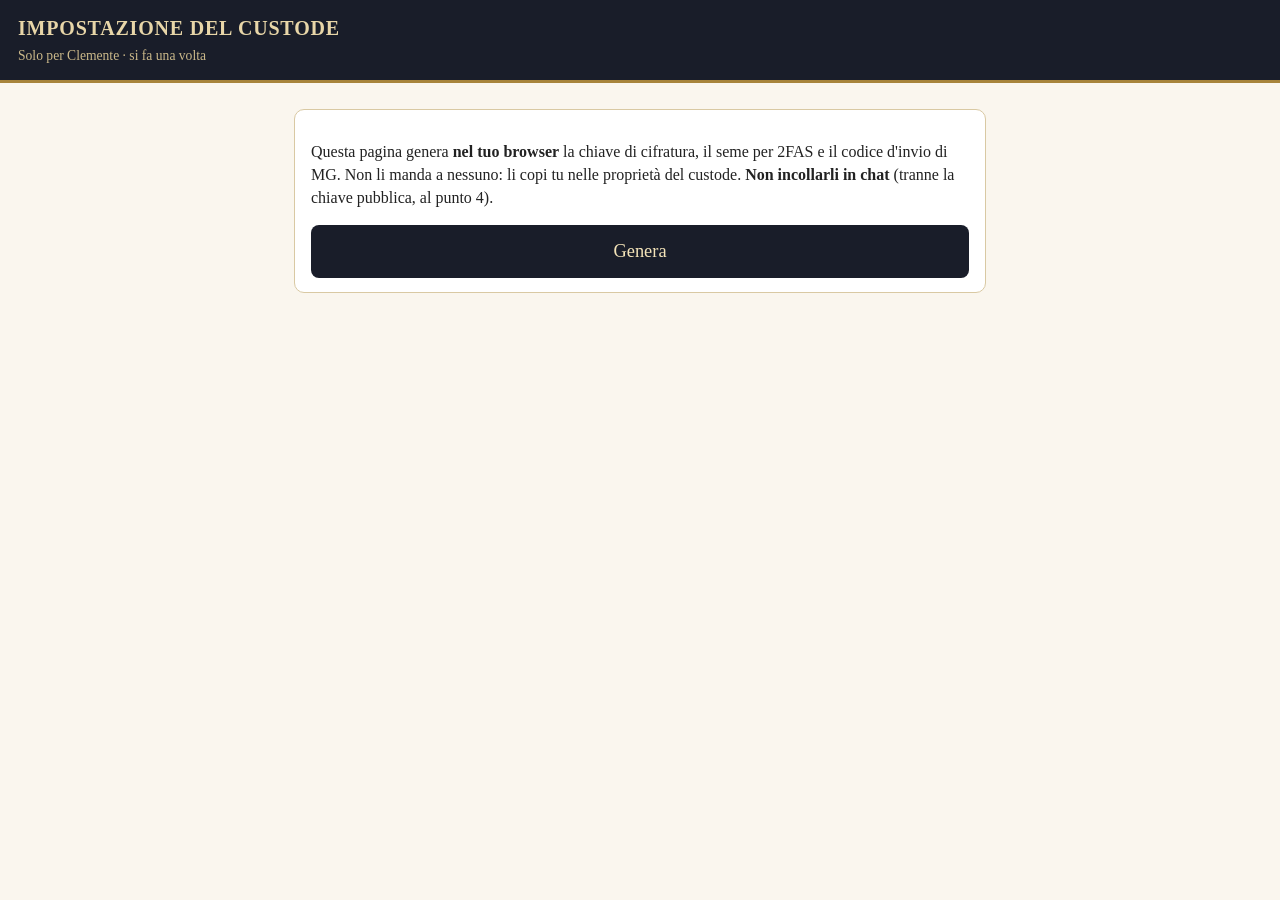
<file: invia/imposta.html>
<!DOCTYPE html>
<html lang="it"><head><meta charset="utf-8"><meta name="viewport" content="width=device-width,initial-scale=1">
<title>Impostazione del custode · solo Clemente</title><link rel="stylesheet" href="stile.css"><meta name="robots" content="noindex"></head>
<body><header><h1>IMPOSTAZIONE DEL CUSTODE</h1><p>Solo per Clemente · si fa una volta</p></header><main>
<div class="carta"><p>Questa pagina genera <b>nel tuo browser</b> la chiave di cifratura, il seme per 2FAS e il codice d'invio di MG.
Non li manda a nessuno: li copi tu nelle proprietà del custode. <b>Non incollarli in chat</b> (tranne la chiave pubblica, al punto 4).</p>
<button class="btn grande" id="genera">Genera</button></div>
<div id="risultati" hidden>
<div class="carta"><h2>1. Proprietà dello script del custode</h2>
<p>Apps Script → progetto del custode → ⚙ Impostazioni progetto → Proprietà dello script → Aggiungi proprietà, tre volte:</p>
<p><b>AGE_SECRET</b><br><input type="text" id="AGE_SECRET" readonly> <button class="btn chiaro" data-copia="AGE_SECRET">Copia</button></p>
<p><b>TOTP_SEED</b><br><input type="text" id="TOTP_SEED" readonly> <button class="btn chiaro" data-copia="TOTP_SEED">Copia</button></p>
<p><b>CODICE_INVIO</b><br><input type="text" id="CODICE_INVIO" readonly> <button class="btn chiaro" data-copia="CODICE_INVIO">Copia</button></p></div>
<div class="carta"><h2>2. 2FAS</h2><p>In 2FAS: <b>+</b> → «Inserisci la chiave manualmente» → nome «Villa Aurora custode» → chiave: il valore di <b>TOTP_SEED</b> (6 cifre, 30 secondi, SHA1).</p></div>
<div class="carta"><h2>3. Link per MG</h2><p>Mandalo a MG (o aprilo tu sul suo dispositivo): salva il codice d'invio nel suo browser.</p>
<p><input type="text" id="link" readonly> <button class="btn chiaro" data-copia="link">Copia</button></p></div>
<div class="carta"><h2>4. Chiave pubblica (questa sì, in chat a Claude)</h2>
<p><input type="text" id="AGE_PUBLIC" readonly> <button class="btn chiaro" data-copia="AGE_PUBLIC">Copia</button></p>
<p class="nota">Chiudi questa pagina quando hai finito: i valori non vengono salvati da nessuna parte.</p></div></div>
</main><script type="module" src="imposta.js"></script></body></html>
</file>
<file: invia/stile.css>
:root{--blu:#191d29;--oro:#a7843b;--carta:#faf6ee}
*{box-sizing:border-box}body{margin:0;font-family:Georgia,"Times New Roman",serif;background:var(--carta);color:#222;line-height:1.45}
header{background:var(--blu);color:#e8d6a8;padding:14px 18px;border-bottom:3px solid var(--oro)}header h1{margin:0;font-size:1.25em;letter-spacing:.04em}
header p{margin:3px 0 0;font-size:.85em;color:#cbb98a}main{max-width:720px;margin:0 auto;padding:14px}
.carta{background:#fff;border:1px solid #d9c9a3;border-radius:10px;padding:14px 16px;margin:12px 0}
h2{font-size:1.1em;margin:.2em 0 .5em;color:var(--blu)}.btn{background:var(--blu);color:#f3e3b8;border:0;border-radius:8px;padding:12px 18px;font-size:1.05em;cursor:pointer;font-family:inherit}
.btn.grande{width:100%;padding:16px;font-size:1.15em}.btn.chiaro{background:#eee3c8;color:#222}.btn:disabled{opacity:.6}
input[type=file],select,textarea,input[type=text]{width:100%;font-size:1em;padding:10px;border:1px solid #c9b27a;border-radius:8px;font-family:inherit;background:#fff}
textarea{min-height:140px}.ok{color:#1d6b2e}.ko{color:#a12626}.box{border-radius:8px;padding:10px 12px;margin:10px 0}
.ok.box{background:#e8f4ea;border:1px solid #9cc9a4;color:#16391d}.ko.box{background:#fbe9e9;border:1px solid #e0a3a3;color:#4d1111}
.nota{font-size:.85em;color:#665}details summary{cursor:pointer;font-weight:bold;color:var(--blu)}code{word-break:break-all}
ol li{margin:4px 0}
</file>
